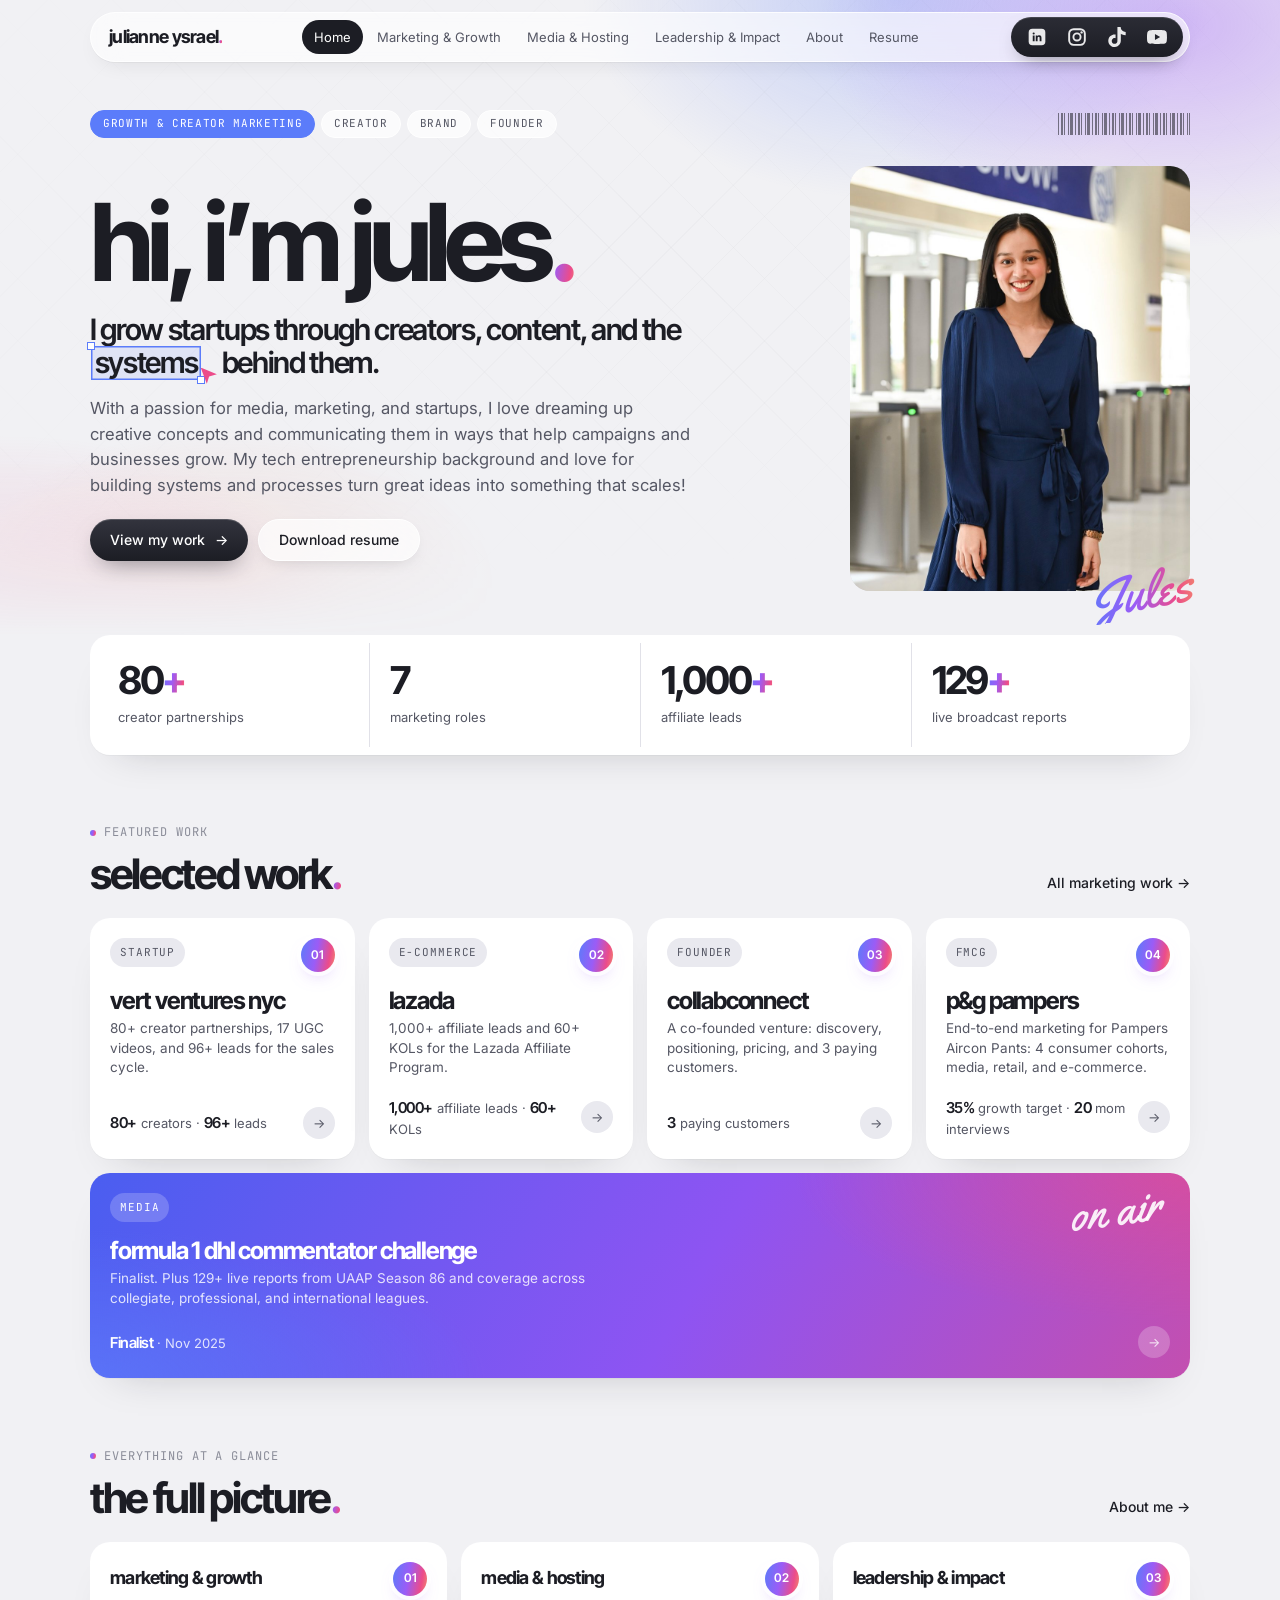
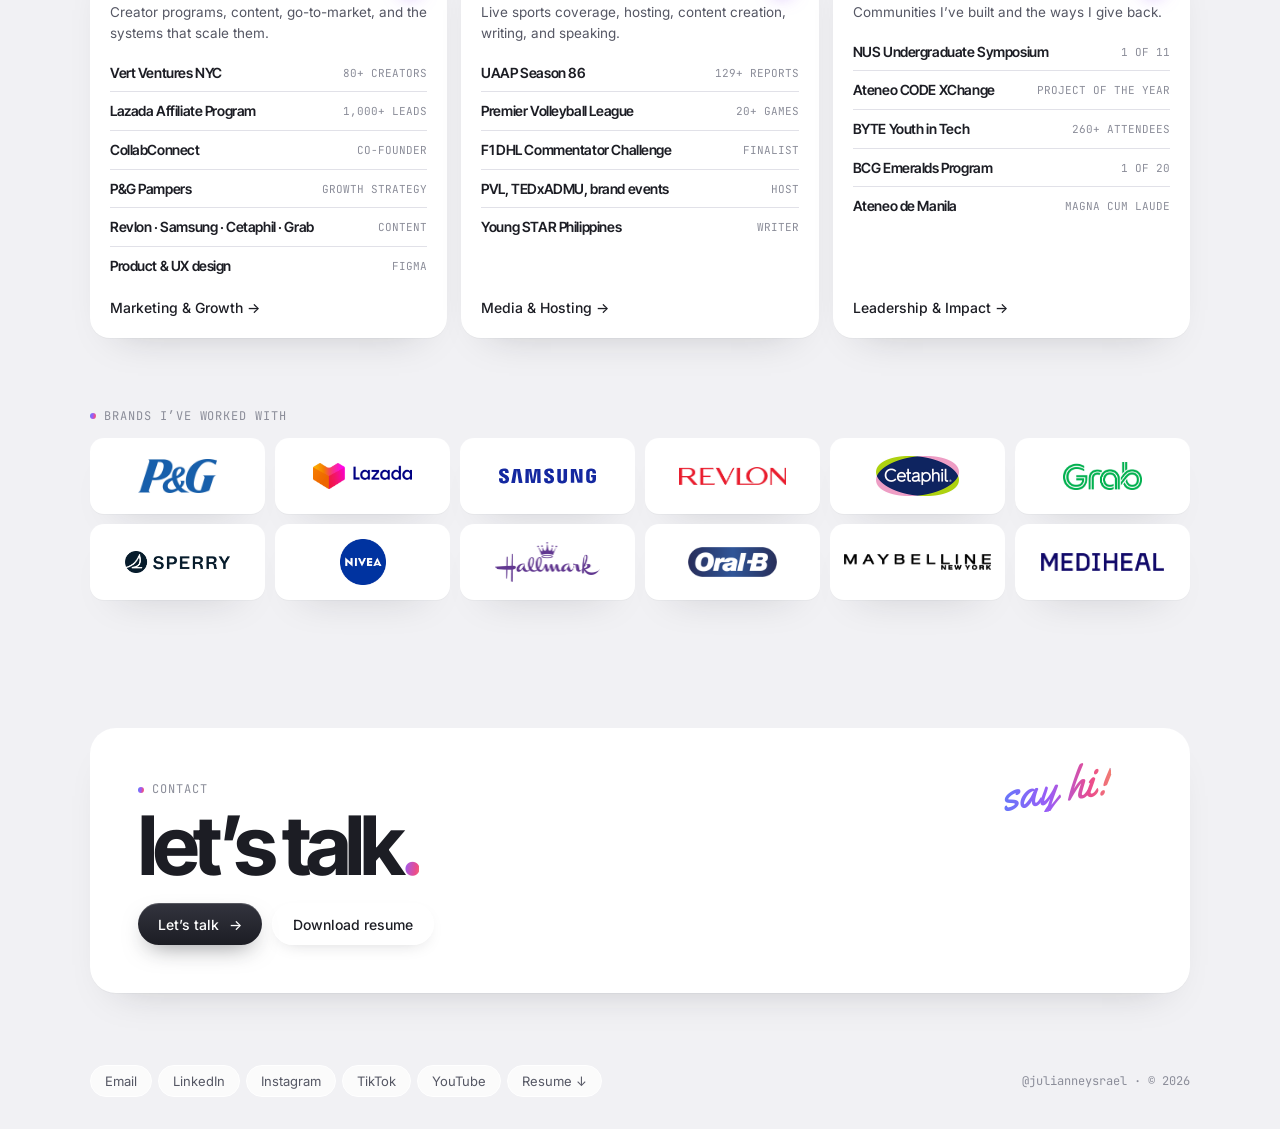
<file: index.html>
<!doctype html>
<html lang="en">
<head>
  <meta charset="utf-8">
  <meta name="viewport" content="width=device-width, initial-scale=1">
  <title>Jules Ysrael</title>
  <meta name="description" content="I grow startups through creators, content, and the systems behind them.">
  <meta property="og:title" content="Jules Ysrael">
  <meta property="og:description" content="I grow startups through creators, content, and the systems behind them.">
  <meta name="theme-color" content="#f1f1f4">
  <link rel="preconnect" href="https://fonts.googleapis.com">
  <link rel="preconnect" href="https://fonts.gstatic.com" crossorigin>
  <link href="https://fonts.googleapis.com/css2?family=Inter:wght@400;500;600&family=Inter+Tight:wght@500;600;700&family=JetBrains+Mono:wght@400;500&family=Yellowtail&family=Instrument+Serif:ital@0;1&display=swap" rel="stylesheet">
  <link rel="stylesheet" href="assets/styles.css">
</head>
<body>
  <header class="site-header">
    <div class="wrap">
      <div class="bar">
        <a class="logo" href="index.html">julianne ysrael<span>.</span></a>

        <nav class="nav" id="nav">
          <a href="index.html" aria-current="page">Home</a>
          <a href="marketing.html">Marketing &amp; Growth</a>
          <a href="media.html">Media &amp; Hosting</a>
          <a href="leadership.html">Leadership &amp; Impact</a>
          <a href="about.html">About</a>
          <a href="assets/Jules-Ysrael-Resume.pdf" download>Resume</a>
          <div class="socials nav-socials" aria-label="Social media">
          <a href="https://www.linkedin.com/in/julianne-ysrael-a098501b9/" target="_blank" rel="noopener" aria-label="LinkedIn" title="LinkedIn"><svg viewBox="0 0 24 24" width="20" height="20" aria-hidden="true"><rect x="2" y="2" width="20" height="20" rx="4.5" fill="currentColor"/><g class="cut" transform="translate(4.7 4.5) scale(.62)"><path d="M20.447 20.452h-3.554v-5.569c0-1.328-.027-3.037-1.852-3.037-1.853 0-2.136 1.445-2.136 2.939v5.667H9.351V9h3.414v1.561h.046c.477-.9 1.637-1.85 3.37-1.85 3.601 0 4.267 2.37 4.267 5.455v6.286zM5.337 7.433a2.064 2.064 0 1 1 0-4.128 2.064 2.064 0 0 1 0 4.128zM7.119 20.452H3.555V9h3.564v11.452z"/></g></svg></a>
          <a href="https://www.instagram.com/julianneysrael/" target="_blank" rel="noopener" aria-label="Instagram" title="Instagram"><svg viewBox="0 0 24 24" width="20" height="20" aria-hidden="true"><rect x="2.6" y="2.6" width="18.8" height="18.8" rx="5.4" fill="none" stroke="currentColor" stroke-width="2.3"/><circle cx="12" cy="12" r="4.3" fill="none" stroke="currentColor" stroke-width="2.3"/><circle cx="17.5" cy="6.5" r="1.4" fill="currentColor"/></svg></a>
          <a href="https://www.tiktok.com/@julianneysrael" target="_blank" rel="noopener" aria-label="TikTok" title="TikTok"><svg viewBox="0 0 24 24" width="20" height="20" aria-hidden="true"><path fill="currentColor" d="M12.525.02c1.31-.02 2.61-.01 3.91-.02.08 1.53.63 3.09 1.75 4.17 1.12 1.11 2.7 1.62 4.24 1.79v4.03c-1.44-.05-2.89-.35-4.2-.97-.57-.26-1.1-.59-1.62-.93-.01 2.92.01 5.84-.02 8.75-.08 1.4-.54 2.79-1.35 3.94-1.31 1.92-3.58 3.17-5.91 3.21-1.43.08-2.86-.31-4.08-1.03-2.02-1.19-3.44-3.37-3.65-5.71-.02-.5-.03-1-.01-1.49.18-1.9 1.12-3.72 2.58-4.96 1.66-1.44 3.98-2.13 6.15-1.72.02 1.48-.04 2.96-.04 4.44-.99-.32-2.15-.23-3.02.37-.63.41-1.11 1.04-1.36 1.75-.21.51-.15 1.07-.14 1.61.24 1.64 1.82 3.02 3.5 2.87 1.12-.01 2.19-.66 2.77-1.61.19-.33.4-.67.41-1.06.1-1.79.06-3.57.07-5.36.01-4.03-.01-8.05.02-12.07z"/></svg></a>
          <a href="https://www.youtube.com/c/julesysrael" target="_blank" rel="noopener" aria-label="YouTube" title="YouTube"><svg viewBox="0 0 24 24" width="20" height="20" aria-hidden="true"><path fill="currentColor" fill-rule="evenodd" d="M23.498 6.186a3.016 3.016 0 0 0-2.122-2.136C19.505 3.545 12 3.545 12 3.545s-7.505 0-9.377.505A3.017 3.017 0 0 0 .502 6.186C0 8.07 0 12 0 12s0 3.93.502 5.814a3.016 3.016 0 0 0 2.122 2.136c1.871.505 9.376.505 9.376.505s7.505 0 9.377-.505a3.015 3.015 0 0 0 2.122-2.136C24 15.93 24 12 24 12s0-3.93-.502-5.814zM9.545 15.568V8.432L15.818 12l-6.273 3.568z"/></svg></a>
          </div>
        </nav>
        <div class="bar-end">
          <div class="socials" aria-label="Social media">
          <a href="https://www.linkedin.com/in/julianne-ysrael-a098501b9/" target="_blank" rel="noopener" aria-label="LinkedIn" title="LinkedIn"><svg viewBox="0 0 24 24" width="20" height="20" aria-hidden="true"><rect x="2" y="2" width="20" height="20" rx="4.5" fill="currentColor"/><g class="cut" transform="translate(4.7 4.5) scale(.62)"><path d="M20.447 20.452h-3.554v-5.569c0-1.328-.027-3.037-1.852-3.037-1.853 0-2.136 1.445-2.136 2.939v5.667H9.351V9h3.414v1.561h.046c.477-.9 1.637-1.85 3.37-1.85 3.601 0 4.267 2.37 4.267 5.455v6.286zM5.337 7.433a2.064 2.064 0 1 1 0-4.128 2.064 2.064 0 0 1 0 4.128zM7.119 20.452H3.555V9h3.564v11.452z"/></g></svg></a>
          <a href="https://www.instagram.com/julianneysrael/" target="_blank" rel="noopener" aria-label="Instagram" title="Instagram"><svg viewBox="0 0 24 24" width="20" height="20" aria-hidden="true"><rect x="2.6" y="2.6" width="18.8" height="18.8" rx="5.4" fill="none" stroke="currentColor" stroke-width="2.3"/><circle cx="12" cy="12" r="4.3" fill="none" stroke="currentColor" stroke-width="2.3"/><circle cx="17.5" cy="6.5" r="1.4" fill="currentColor"/></svg></a>
          <a href="https://www.tiktok.com/@julianneysrael" target="_blank" rel="noopener" aria-label="TikTok" title="TikTok"><svg viewBox="0 0 24 24" width="20" height="20" aria-hidden="true"><path fill="currentColor" d="M12.525.02c1.31-.02 2.61-.01 3.91-.02.08 1.53.63 3.09 1.75 4.17 1.12 1.11 2.7 1.62 4.24 1.79v4.03c-1.44-.05-2.89-.35-4.2-.97-.57-.26-1.1-.59-1.62-.93-.01 2.92.01 5.84-.02 8.75-.08 1.4-.54 2.79-1.35 3.94-1.31 1.92-3.58 3.17-5.91 3.21-1.43.08-2.86-.31-4.08-1.03-2.02-1.19-3.44-3.37-3.65-5.71-.02-.5-.03-1-.01-1.49.18-1.9 1.12-3.72 2.58-4.96 1.66-1.44 3.98-2.13 6.15-1.72.02 1.48-.04 2.96-.04 4.44-.99-.32-2.15-.23-3.02.37-.63.41-1.11 1.04-1.36 1.75-.21.51-.15 1.07-.14 1.61.24 1.64 1.82 3.02 3.5 2.87 1.12-.01 2.19-.66 2.77-1.61.19-.33.4-.67.41-1.06.1-1.79.06-3.57.07-5.36.01-4.03-.01-8.05.02-12.07z"/></svg></a>
          <a href="https://www.youtube.com/c/julesysrael" target="_blank" rel="noopener" aria-label="YouTube" title="YouTube"><svg viewBox="0 0 24 24" width="20" height="20" aria-hidden="true"><path fill="currentColor" fill-rule="evenodd" d="M23.498 6.186a3.016 3.016 0 0 0-2.122-2.136C19.505 3.545 12 3.545 12 3.545s-7.505 0-9.377.505A3.017 3.017 0 0 0 .502 6.186C0 8.07 0 12 0 12s0 3.93.502 5.814a3.016 3.016 0 0 0 2.122 2.136c1.871.505 9.376.505 9.376.505s7.505 0 9.377-.505a3.015 3.015 0 0 0 2.122-2.136C24 15.93 24 12 24 12s0-3.93-.502-5.814zM9.545 15.568V8.432L15.818 12l-6.273 3.568z"/></svg></a>
          </div>
          <button class="nav-toggle" aria-expanded="false" aria-controls="nav">Menu</button>
        </div>
      </div>
    </div>
  </header>

  <main>
    <section class="hero">
      <div class="ambient" aria-hidden="true"></div>
      <div class="wrap">
        <div class="hero-top reveal">
          <div class="pills"><span class="pill blue">Growth &amp; Creator Marketing</span><span class="pill">Creator</span><span class="pill">Brand</span><span class="pill">Founder</span></div>
          <span class="barcode" aria-hidden="true"></span>
        </div>
        <div class="hero-main reveal">
          <div class="hero-copy">
            <p class="display">hi, i&rsquo;m jules<span class="dot">.</span></p>
            <h1>I grow startups through creators, content, and the <span class="select">systems</span><span class="cursor" aria-hidden="true"></span> behind them.</h1>
            <p class="lede">With a passion for media, marketing, and startups, I love dreaming up creative concepts and communicating them in ways that help campaigns and businesses grow. My tech entrepreneurship background and love for building systems and processes turn great ideas into something that scales!</p>
            <div class="btns">
              <a class="btn btn-primary" href="#work">View my work <span class="arrow">&rarr;</span></a>
              <a class="btn btn-ghost" href="assets/Jules-Ysrael-Resume.pdf" download>Download resume</a>
            </div>
          </div>
          <div class="hero-photo">
            <div class="frame"><img src="assets/img/headshot.jpg" alt="Jules Ysrael smiling, wearing a navy wrap dress" width="900" height="1352"></div>
            <span class="script sig" aria-hidden="true">Jules</span>
          </div>
        </div>
      </div>
    </section>

    <section aria-label="Highlights">
      <div class="wrap">
        <div class="proof card reveal">
          <div><strong>80<i>+</i></strong><span>creator partnerships</span></div>
          <div><strong>7</strong><span>marketing roles</span></div>
          <div><strong>1,000<i>+</i></strong><span>affiliate leads</span></div>
          <div><strong>129<i>+</i></strong><span>live broadcast reports</span></div>
        </div>
      </div>
    </section>

    <section class="section" id="work">
      <div class="wrap">
        <div class="section-head reveal">
          <div><span class="eyebrow">Featured work</span><h2 class="display h-section">selected work<span class="dot">.</span></h2></div>
          <a class="link-arrow" href="marketing.html">All marketing work &rarr;</a>
        </div>
        <div class="work-grid">
          <a class="work-card card reveal" href="work/vert.html">
            <div>
              <div class="top"><span class="tag">Startup</span><span class="badge">01</span></div>
              <h3>vert ventures nyc</h3>
              <p>80+ creator partnerships, 17 UGC videos, and 96+ leads for the sales cycle.</p>
            </div>
            <div class="metric"><span><b>80+</b> creators &middot; <b>96+</b> leads</span><span class="go" aria-hidden="true">&rarr;</span></div>
          </a>
          <a class="work-card card reveal" href="work/lazada.html">
            <div>
              <div class="top"><span class="tag">E-commerce</span><span class="badge">02</span></div>
              <h3>lazada</h3>
              <p>1,000+ affiliate leads and 60+ KOLs for the Lazada Affiliate Program.</p>
            </div>
            <div class="metric"><span><b>1,000+</b> affiliate leads &middot; <b>60+</b> KOLs</span><span class="go" aria-hidden="true">&rarr;</span></div>
          </a>
          <a class="work-card card reveal" href="work/collabconnect.html">
            <div>
              <div class="top"><span class="tag">Founder</span><span class="badge">03</span></div>
              <h3>collabconnect</h3>
              <p>A co-founded venture: discovery, positioning, pricing, and 3 paying customers.</p>
            </div>
            <div class="metric"><span><b>3</b> paying customers</span><span class="go" aria-hidden="true">&rarr;</span></div>
          </a>
          <a class="work-card card reveal" href="work/pampers.html">
            <div>
              <div class="top"><span class="tag">FMCG</span><span class="badge">04</span></div>
              <h3>p&amp;g pampers</h3>
              <p>End-to-end marketing for Pampers Aircon Pants: 4 consumer cohorts, media, retail, and e-commerce.</p>
            </div>
            <div class="metric"><span><b>35%</b> growth target &middot; <b>20</b> mom interviews</span><span class="go" aria-hidden="true">&rarr;</span></div>
          </a>
          <a class="work-card card feature reveal" href="media.html">
            <span class="script" aria-hidden="true">on air</span>
            <div>
              <div class="top"><span class="tag">Media</span></div>
              <h3>formula 1 dhl commentator challenge</h3>
              <p>Finalist. Plus 129+ live reports from UAAP Season 86 and coverage across collegiate, professional, and international leagues.</p>
            </div>
            <div class="metric"><span><b>Finalist</b> &middot; Nov 2025</span><span class="go" aria-hidden="true">&rarr;</span></div>
          </a>
        </div>
      </div>
    </section>

    <section class="section" style="padding-top:0">
      <div class="wrap">
        <div class="section-head reveal">
          <div><span class="eyebrow">Everything at a glance</span><h2 class="display h-section">the full picture<span class="dot">.</span></h2></div>
          <a class="link-arrow" href="about.html">About me &rarr;</a>
        </div>
        <div class="overview">
          <div class="block card reveal">
            <div class="h-row"><h3>marketing &amp; growth</h3><span class="badge">01</span></div>
            <p>Creator programs, content, go-to-market, and the systems that scale them.</p>
            <ul class="item-list">
              <li><b>Vert Ventures NYC</b><span class="meta">80+ CREATORS</span></li>
              <li><b>Lazada Affiliate Program</b><span class="meta">1,000+ LEADS</span></li>
              <li><b>CollabConnect</b><span class="meta">CO-FOUNDER</span></li>
              <li><b>P&amp;G Pampers</b><span class="meta">GROWTH STRATEGY</span></li>
              <li><b>Revlon &middot; Samsung &middot; Cetaphil &middot; Grab</b><span class="meta">CONTENT</span></li>
              <li><b>Product &amp; UX design</b><span class="meta">FIGMA</span></li>
            </ul>
            <a class="link-arrow more" href="marketing.html">Marketing &amp; Growth &rarr;</a>
          </div>
          <div class="block card reveal">
            <div class="h-row"><h3>media &amp; hosting</h3><span class="badge">02</span></div>
            <p>Live sports coverage, hosting, content creation, writing, and speaking.</p>
            <ul class="item-list">
              <li><b>UAAP Season 86</b><span class="meta">129+ REPORTS</span></li>
              <li><b>Premier Volleyball League</b><span class="meta">20+ GAMES</span></li>
              <li><b>F1 DHL Commentator Challenge</b><span class="meta">FINALIST</span></li>
              <li><b>PVL, TEDxADMU, brand events</b><span class="meta">HOST</span></li>
              <li><b>Young STAR Philippines</b><span class="meta">WRITER</span></li>
            </ul>
            <a class="link-arrow more" href="media.html">Media &amp; Hosting &rarr;</a>
          </div>
          <div class="block card reveal">
            <div class="h-row"><h3>leadership &amp; impact</h3><span class="badge">03</span></div>
            <p>Communities I&rsquo;ve built and the ways I give back.</p>
            <ul class="item-list">
              <li><b>NUS Undergraduate Symposium</b><span class="meta">1 OF 11</span></li>
              <li><b>Ateneo CODE XChange</b><span class="meta">PROJECT OF THE YEAR</span></li>
              <li><b>BYTE Youth in Tech</b><span class="meta">260+ ATTENDEES</span></li>
              <li><b>BCG Emeralds Program</b><span class="meta">1 OF 20</span></li>
              <li><b>Ateneo de Manila</b><span class="meta">MAGNA CUM LAUDE</span></li>
            </ul>
            <a class="link-arrow more" href="leadership.html">Leadership &amp; Impact &rarr;</a>
          </div>
        </div>
      </div>
    </section>

    <section class="section" style="padding-top:0">
      <div class="wrap">
        <span class="eyebrow reveal">Brands I&rsquo;ve worked with</span>
        <ul class="brand-grid reveal">
          <li class="brand card brand-pg"><img src="assets/img/logos/pg.png" alt="P&amp;G"></li>
          <li class="brand card brand-lazada"><img src="assets/img/logos/lazada.png" alt="Lazada"></li>
          <li class="brand card brand-samsung"><img src="assets/img/logos/samsung.svg" alt="Samsung"></li>
          <li class="brand card brand-revlon"><img src="assets/img/logos/revlon.png" alt="Revlon"></li>
          <li class="brand card brand-cetaphil"><img src="assets/img/logos/cetaphil.png" alt="Cetaphil"></li>
          <li class="brand card brand-grab"><img src="assets/img/logos/grab.png" alt="Grab"></li>
          <li class="brand card brand-sperry"><img src="assets/img/logos/sperry.png" alt="Sperry"></li>
          <li class="brand card brand-nivea"><img src="assets/img/logos/nivea.png" alt="Nivea"></li>
          <li class="brand card brand-hallmark"><img src="assets/img/logos/hallmark.png" alt="Hallmark"></li>
          <li class="brand card brand-oralb"><img src="assets/img/logos/oralb.png" alt="Oral-B"></li>
          <li class="brand card brand-maybelline"><img src="assets/img/logos/maybelline.png" alt="Maybelline"></li>
          <li class="brand card brand-mediheal"><img src="assets/img/logos/mediheal.png" alt="Mediheal"></li>
        </ul>
      </div>
    </section>

    <section class="section">
      <div class="wrap">
        <div class="cta-card card reveal">
          <div class="ambient" aria-hidden="true"></div>
          <span class="script sig" aria-hidden="true">say hi!</span>
          <span class="eyebrow">Contact</span>
          <p class="display">let&rsquo;s talk<span class="dot">.</span></p>
          <div class="btns">
            <a class="btn btn-primary" href="mailto:ysraejulianne@gmail.com">Let&rsquo;s talk <span class="arrow">&rarr;</span></a>
            <a class="btn btn-ghost" href="assets/Jules-Ysrael-Resume.pdf" download>Download resume</a>
          </div>
        </div>
      </div>
    </section>
  </main>

  <footer class="site-footer">
    <div class="wrap">
      <ul>
        <li><a href="mailto:ysraejulianne@gmail.com">Email</a></li>
        <li><a href="https://www.linkedin.com/in/julianne-ysrael-a098501b9/" target="_blank" rel="noopener">LinkedIn</a></li>
        <li><a href="https://www.instagram.com/julianneysrael/" target="_blank" rel="noopener">Instagram</a></li>
        <li><a href="https://www.tiktok.com/@julianneysrael" target="_blank" rel="noopener">TikTok</a></li>
        <li><a href="https://www.youtube.com/c/julesysrael" target="_blank" rel="noopener">YouTube</a></li>
        <li><a href="assets/Jules-Ysrael-Resume.pdf" download>Resume &darr;</a></li>
      </ul>
      <span class="muted">@julianneysrael &middot; &copy; <span id="year">2026</span></span>
    </div>
  </footer>
  <script src="assets/main.js"></script>
</body>
</html>
</file>
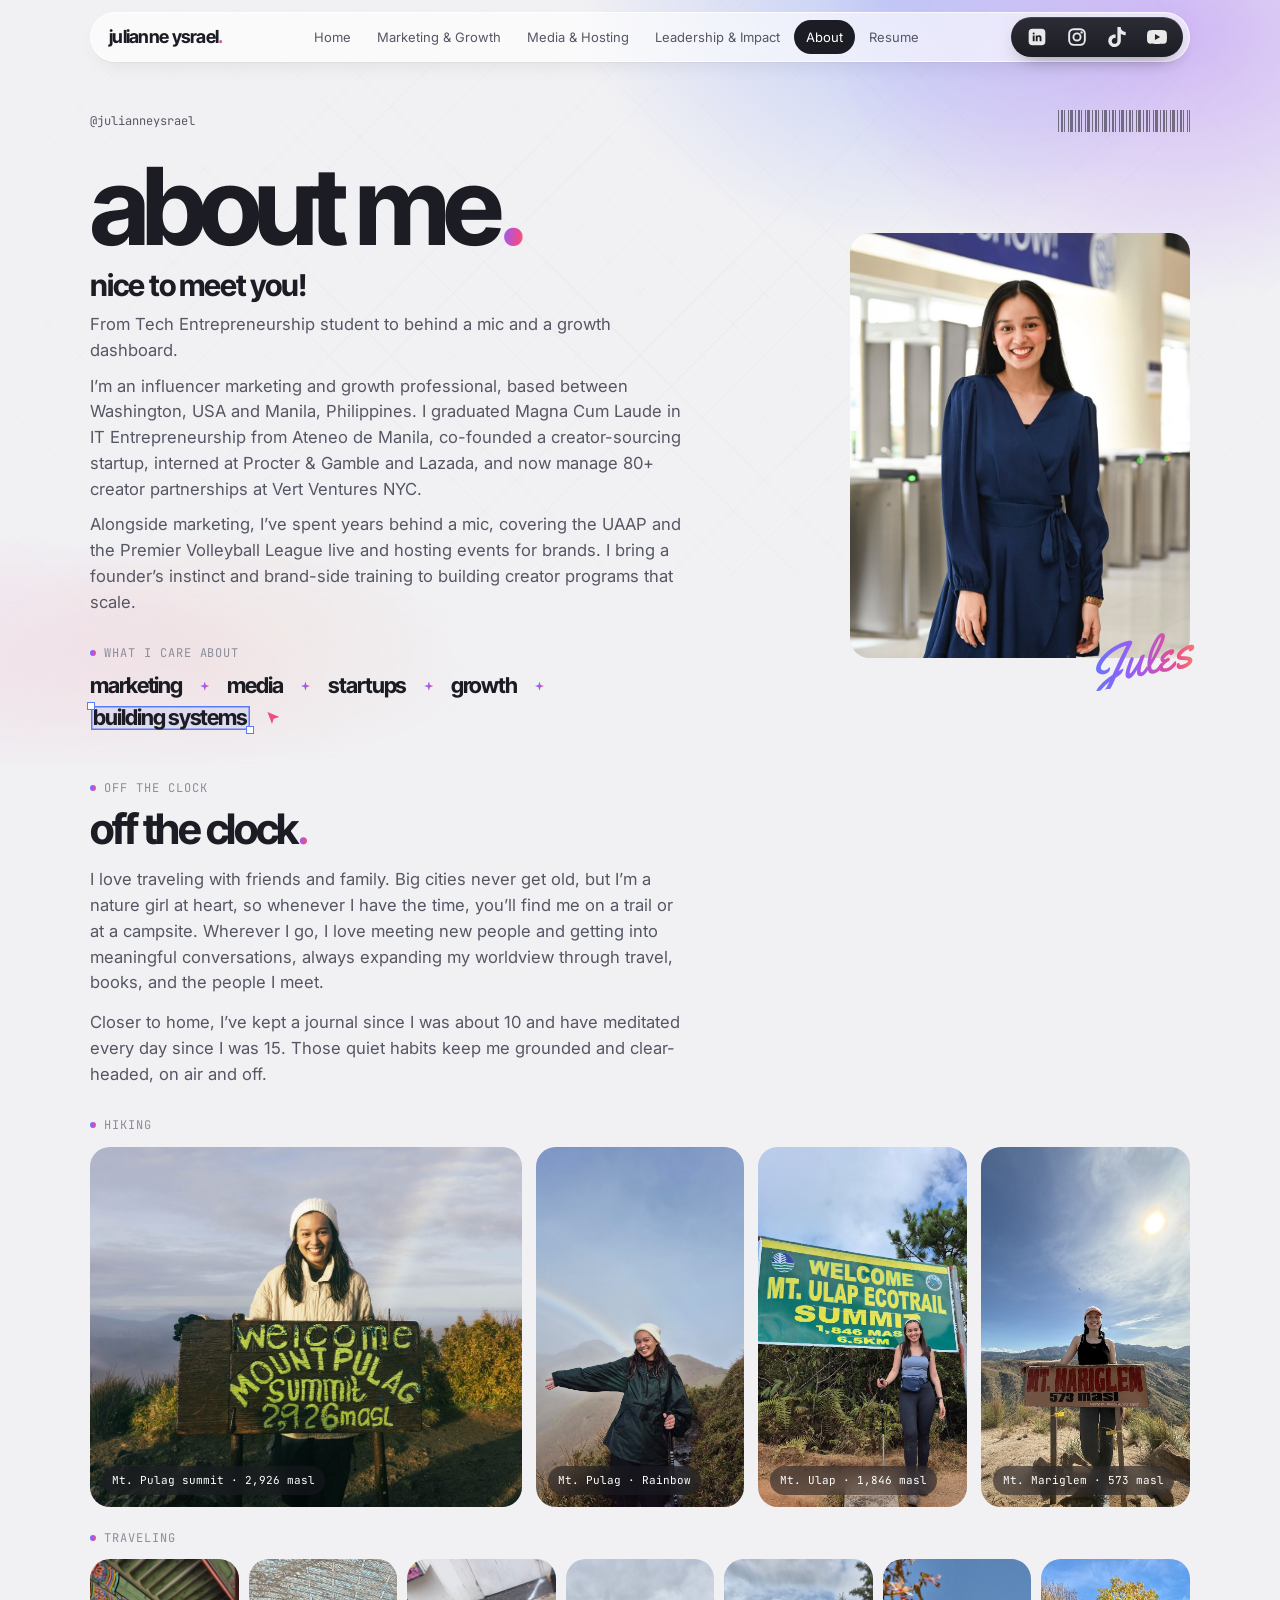
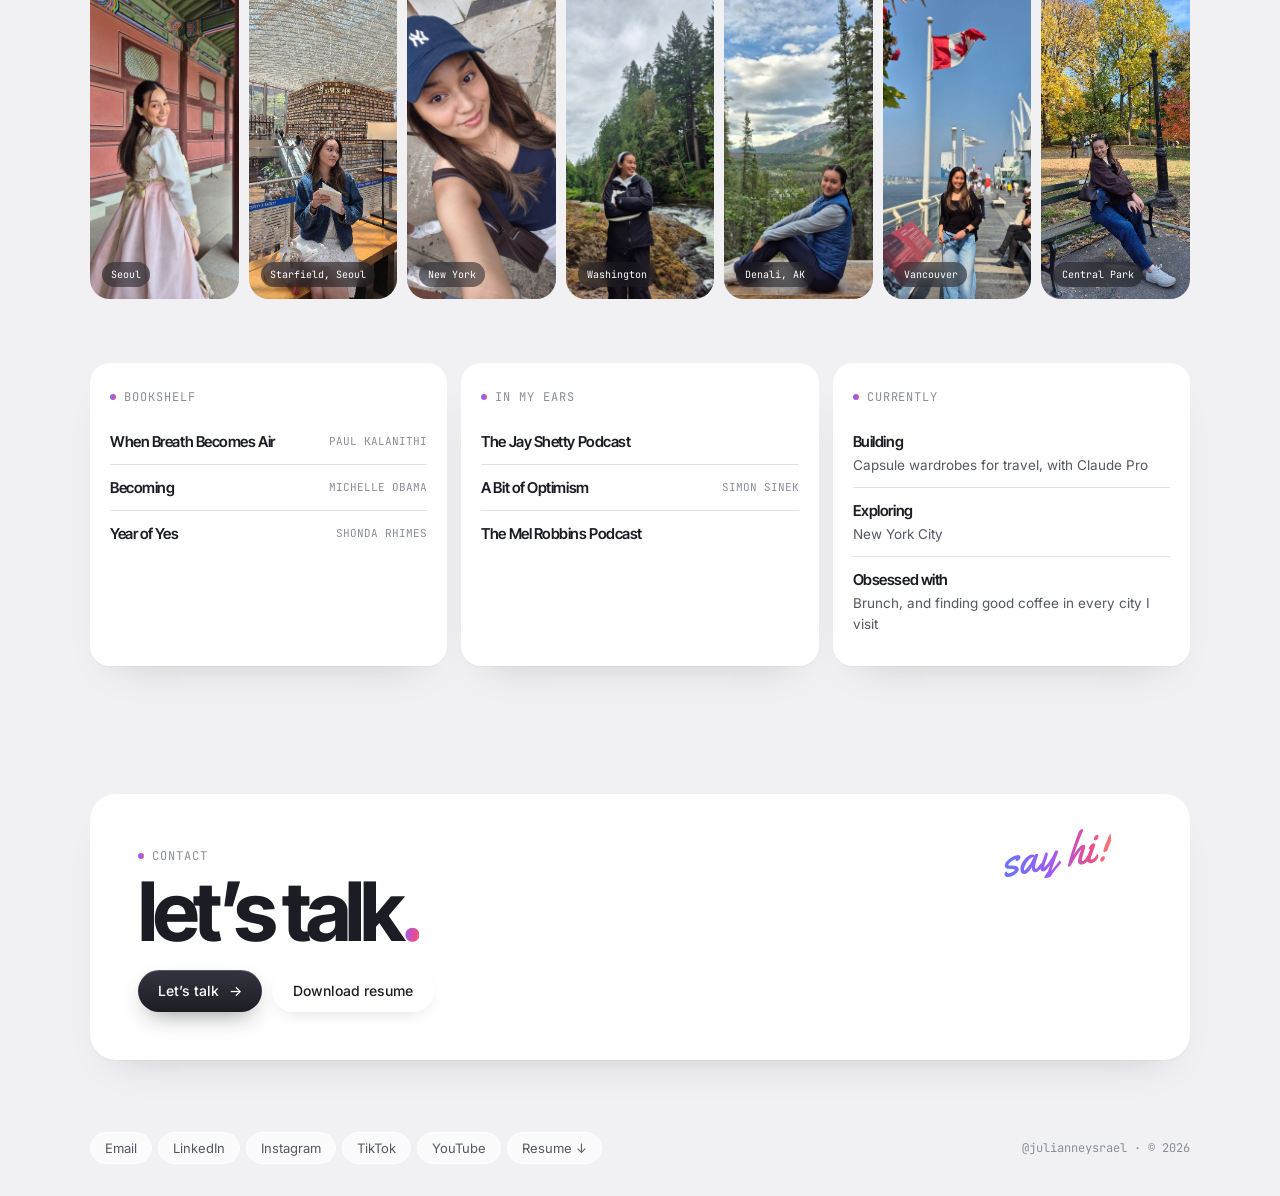
<file: about.html>
<!doctype html>
<html lang="en">
<head>
  <meta charset="utf-8">
  <meta name="viewport" content="width=device-width, initial-scale=1">
  <title>About | Jules Ysrael</title>
  <meta name="description" content="My story, what I care about, and what I'm into right now.">
  <meta property="og:title" content="About | Jules Ysrael">
  <meta property="og:description" content="My story, what I care about, and what I'm into right now.">
  <meta name="theme-color" content="#f1f1f4">
  <link rel="preconnect" href="https://fonts.googleapis.com">
  <link rel="preconnect" href="https://fonts.gstatic.com" crossorigin>
  <link href="https://fonts.googleapis.com/css2?family=Inter:wght@400;500;600&family=Inter+Tight:wght@500;600;700&family=JetBrains+Mono:wght@400;500&family=Yellowtail&family=Instrument+Serif:ital@0;1&display=swap" rel="stylesheet">
  <link rel="stylesheet" href="assets/styles.css">
</head>
<body>
  <header class="site-header">
    <div class="wrap">
      <div class="bar">
        <a class="logo" href="index.html">julianne ysrael<span>.</span></a>

        <nav class="nav" id="nav">
          <a href="index.html">Home</a>
          <a href="marketing.html">Marketing &amp; Growth</a>
          <a href="media.html">Media &amp; Hosting</a>
          <a href="leadership.html">Leadership &amp; Impact</a>
          <a href="about.html" aria-current="page">About</a>
          <a href="assets/Jules-Ysrael-Resume.pdf" download>Resume</a>
          <div class="socials nav-socials" aria-label="Social media">
          <a href="https://www.linkedin.com/in/julianne-ysrael-a098501b9/" target="_blank" rel="noopener" aria-label="LinkedIn" title="LinkedIn"><svg viewBox="0 0 24 24" width="20" height="20" aria-hidden="true"><rect x="2" y="2" width="20" height="20" rx="4.5" fill="currentColor"/><g class="cut" transform="translate(4.7 4.5) scale(.62)"><path d="M20.447 20.452h-3.554v-5.569c0-1.328-.027-3.037-1.852-3.037-1.853 0-2.136 1.445-2.136 2.939v5.667H9.351V9h3.414v1.561h.046c.477-.9 1.637-1.85 3.37-1.85 3.601 0 4.267 2.37 4.267 5.455v6.286zM5.337 7.433a2.064 2.064 0 1 1 0-4.128 2.064 2.064 0 0 1 0 4.128zM7.119 20.452H3.555V9h3.564v11.452z"/></g></svg></a>
          <a href="https://www.instagram.com/julianneysrael/" target="_blank" rel="noopener" aria-label="Instagram" title="Instagram"><svg viewBox="0 0 24 24" width="20" height="20" aria-hidden="true"><rect x="2.6" y="2.6" width="18.8" height="18.8" rx="5.4" fill="none" stroke="currentColor" stroke-width="2.3"/><circle cx="12" cy="12" r="4.3" fill="none" stroke="currentColor" stroke-width="2.3"/><circle cx="17.5" cy="6.5" r="1.4" fill="currentColor"/></svg></a>
          <a href="https://www.tiktok.com/@julianneysrael" target="_blank" rel="noopener" aria-label="TikTok" title="TikTok"><svg viewBox="0 0 24 24" width="20" height="20" aria-hidden="true"><path fill="currentColor" d="M12.525.02c1.31-.02 2.61-.01 3.91-.02.08 1.53.63 3.09 1.75 4.17 1.12 1.11 2.7 1.62 4.24 1.79v4.03c-1.44-.05-2.89-.35-4.2-.97-.57-.26-1.1-.59-1.62-.93-.01 2.92.01 5.84-.02 8.75-.08 1.4-.54 2.79-1.35 3.94-1.31 1.92-3.58 3.17-5.91 3.21-1.43.08-2.86-.31-4.08-1.03-2.02-1.19-3.44-3.37-3.65-5.71-.02-.5-.03-1-.01-1.49.18-1.9 1.12-3.72 2.58-4.96 1.66-1.44 3.98-2.13 6.15-1.72.02 1.48-.04 2.96-.04 4.44-.99-.32-2.15-.23-3.02.37-.63.41-1.11 1.04-1.36 1.75-.21.51-.15 1.07-.14 1.61.24 1.64 1.82 3.02 3.5 2.87 1.12-.01 2.19-.66 2.77-1.61.19-.33.4-.67.41-1.06.1-1.79.06-3.57.07-5.36.01-4.03-.01-8.05.02-12.07z"/></svg></a>
          <a href="https://www.youtube.com/c/julesysrael" target="_blank" rel="noopener" aria-label="YouTube" title="YouTube"><svg viewBox="0 0 24 24" width="20" height="20" aria-hidden="true"><path fill="currentColor" fill-rule="evenodd" d="M23.498 6.186a3.016 3.016 0 0 0-2.122-2.136C19.505 3.545 12 3.545 12 3.545s-7.505 0-9.377.505A3.017 3.017 0 0 0 .502 6.186C0 8.07 0 12 0 12s0 3.93.502 5.814a3.016 3.016 0 0 0 2.122 2.136c1.871.505 9.376.505 9.376.505s7.505 0 9.377-.505a3.015 3.015 0 0 0 2.122-2.136C24 15.93 24 12 24 12s0-3.93-.502-5.814zM9.545 15.568V8.432L15.818 12l-6.273 3.568z"/></svg></a>
          </div>
        </nav>
        <div class="bar-end">
          <div class="socials" aria-label="Social media">
          <a href="https://www.linkedin.com/in/julianne-ysrael-a098501b9/" target="_blank" rel="noopener" aria-label="LinkedIn" title="LinkedIn"><svg viewBox="0 0 24 24" width="20" height="20" aria-hidden="true"><rect x="2" y="2" width="20" height="20" rx="4.5" fill="currentColor"/><g class="cut" transform="translate(4.7 4.5) scale(.62)"><path d="M20.447 20.452h-3.554v-5.569c0-1.328-.027-3.037-1.852-3.037-1.853 0-2.136 1.445-2.136 2.939v5.667H9.351V9h3.414v1.561h.046c.477-.9 1.637-1.85 3.37-1.85 3.601 0 4.267 2.37 4.267 5.455v6.286zM5.337 7.433a2.064 2.064 0 1 1 0-4.128 2.064 2.064 0 0 1 0 4.128zM7.119 20.452H3.555V9h3.564v11.452z"/></g></svg></a>
          <a href="https://www.instagram.com/julianneysrael/" target="_blank" rel="noopener" aria-label="Instagram" title="Instagram"><svg viewBox="0 0 24 24" width="20" height="20" aria-hidden="true"><rect x="2.6" y="2.6" width="18.8" height="18.8" rx="5.4" fill="none" stroke="currentColor" stroke-width="2.3"/><circle cx="12" cy="12" r="4.3" fill="none" stroke="currentColor" stroke-width="2.3"/><circle cx="17.5" cy="6.5" r="1.4" fill="currentColor"/></svg></a>
          <a href="https://www.tiktok.com/@julianneysrael" target="_blank" rel="noopener" aria-label="TikTok" title="TikTok"><svg viewBox="0 0 24 24" width="20" height="20" aria-hidden="true"><path fill="currentColor" d="M12.525.02c1.31-.02 2.61-.01 3.91-.02.08 1.53.63 3.09 1.75 4.17 1.12 1.11 2.7 1.62 4.24 1.79v4.03c-1.44-.05-2.89-.35-4.2-.97-.57-.26-1.1-.59-1.62-.93-.01 2.92.01 5.84-.02 8.75-.08 1.4-.54 2.79-1.35 3.94-1.31 1.92-3.58 3.17-5.91 3.21-1.43.08-2.86-.31-4.08-1.03-2.02-1.19-3.44-3.37-3.65-5.71-.02-.5-.03-1-.01-1.49.18-1.9 1.12-3.72 2.58-4.96 1.66-1.44 3.98-2.13 6.15-1.72.02 1.48-.04 2.96-.04 4.44-.99-.32-2.15-.23-3.02.37-.63.41-1.11 1.04-1.36 1.75-.21.51-.15 1.07-.14 1.61.24 1.64 1.82 3.02 3.5 2.87 1.12-.01 2.19-.66 2.77-1.61.19-.33.4-.67.41-1.06.1-1.79.06-3.57.07-5.36.01-4.03-.01-8.05.02-12.07z"/></svg></a>
          <a href="https://www.youtube.com/c/julesysrael" target="_blank" rel="noopener" aria-label="YouTube" title="YouTube"><svg viewBox="0 0 24 24" width="20" height="20" aria-hidden="true"><path fill="currentColor" fill-rule="evenodd" d="M23.498 6.186a3.016 3.016 0 0 0-2.122-2.136C19.505 3.545 12 3.545 12 3.545s-7.505 0-9.377.505A3.017 3.017 0 0 0 .502 6.186C0 8.07 0 12 0 12s0 3.93.502 5.814a3.016 3.016 0 0 0 2.122 2.136c1.871.505 9.376.505 9.376.505s7.505 0 9.377-.505a3.015 3.015 0 0 0 2.122-2.136C24 15.93 24 12 24 12s0-3.93-.502-5.814zM9.545 15.568V8.432L15.818 12l-6.273 3.568z"/></svg></a>
          </div>
          <button class="nav-toggle" aria-expanded="false" aria-controls="nav">Menu</button>
        </div>
      </div>
    </div>
  </header>

  <main>
    <section class="hero">
      <div class="ambient" aria-hidden="true"></div>
      <div class="wrap">
        <div class="hero-top reveal">
          <span>@julianneysrael</span>
          <span class="barcode" aria-hidden="true"></span>
        </div>
        <div class="hero-main reveal">
          <div class="hero-copy">
            <h1 class="display">about me<span class="dot">.</span></h1>
            <h2 class="h-sub" style="margin:18px 0 10px">nice to meet you!</h2>
            <p class="lede" style="margin-bottom:10px">From Tech Entrepreneurship student to behind a mic and a growth dashboard.</p>
            <p class="lede" style="margin-bottom:10px">I&rsquo;m an influencer marketing and growth professional, based between Washington, USA and Manila, Philippines. I graduated Magna Cum Laude in IT Entrepreneurship from Ateneo de Manila, co-founded a creator-sourcing startup, interned at Procter &amp; Gamble and Lazada, and now manage 80+ creator partnerships at Vert Ventures NYC.</p>
            <p class="lede">Alongside marketing, I&rsquo;ve spent years behind a mic, covering the UAAP and the Premier Volleyball League live and hosting events for brands. I bring a founder&rsquo;s instinct and brand-side training to building creator programs that scale.</p>
            <span class="eyebrow" style="margin-top:8px">What I care about</span>
            <div class="logos" style="font-size:clamp(17px,1.7vw,22px)">
              <span>marketing</span><i class="spark"></i><span>media</span><i class="spark"></i><span>startups</span><i class="spark"></i><span>growth</span><i class="spark"></i><span class="select">building systems</span><span class="cursor" aria-hidden="true"></span>
            </div>
          </div>
          <div class="hero-photo">
            <div class="frame"><img src="assets/img/headshot.jpg" alt="Jules Ysrael" width="900" height="1352" loading="lazy"></div>
            <span class="script sig" aria-hidden="true">Jules</span>
          </div>
        </div>
      </div>
    </section>

    <section class="section" style="padding-top:0">
      <div class="wrap">
        <div class="section-head reveal">
          <div><span class="eyebrow">Off the clock</span><h2 class="display h-section">off the clock<span class="dot">.</span></h2></div>
          
        </div>
        <p class="lede reveal" style="margin:-6px 0 24px">I love traveling with friends and family. Big cities never get old, but I&rsquo;m a nature girl at heart, so whenever I have the time, you&rsquo;ll find me on a trail or at a campsite. Wherever I go, I love meeting new people and getting into meaningful conversations, always expanding my worldview through travel, books, and the people I meet.</p>
        <p class="lede reveal" style="margin:-10px 0 24px">Closer to home, I&rsquo;ve kept a journal since I was about 10 and have meditated every day since I was 15. Those quiet habits keep me grounded and clear-headed, on air and off.</p>
        <span class="eyebrow reveal">Hiking</span>
        <div class="photo-wall five">
          <figure class="shot wide reveal"><img src="assets/img/about/hike-pulag.jpg" alt="Jules at the Mt. Pulag summit sign" loading="lazy"><figcaption>Mt. Pulag summit &middot; 2,926 masl</figcaption></figure>
          <figure class="shot reveal"><img src="assets/img/about/hike-rainbow.jpg" alt="Jules on a misty Mt. Pulag ridge with a rainbow behind her" loading="lazy"><figcaption>Mt. Pulag &middot; Rainbow</figcaption></figure>
          <figure class="shot reveal"><img src="assets/img/about/hike-ulap.jpg" alt="Jules at the Mt. Ulap Ecotrail summit sign" loading="lazy"><figcaption>Mt. Ulap &middot; 1,846 masl</figcaption></figure>
          <figure class="shot reveal"><img src="assets/img/about/hike-mariglem.jpg" alt="Jules at the Mt. Mariglem summit sign" loading="lazy"><figcaption>Mt. Mariglem &middot; 573 masl</figcaption></figure>
        </div>
        <span class="eyebrow reveal" style="margin-top:22px">Traveling</span>
        <div class="photo-wall travel">
          <figure class="shot reveal"><img src="assets/img/about/travel-seoul-palace.jpg" alt="Jules in a pink hanbok at a palace in Seoul" loading="lazy"><figcaption>Seoul</figcaption></figure>
          <figure class="shot reveal"><img src="assets/img/about/travel-seoul-library.jpg" alt="Jules reading at Starfield Library in Seoul" loading="lazy"><figcaption>Starfield, Seoul</figcaption></figure>
          <figure class="shot reveal"><img src="assets/img/about/travel-nyc.jpg" alt="Jules in a Yankees cap on a New York sidewalk" loading="lazy"><figcaption>New York</figcaption></figure>
          <figure class="shot reveal"><img src="assets/img/about/travel-washington.jpg" alt="Jules by a forest river in Washington State" loading="lazy"><figcaption>Washington</figcaption></figure>
          <figure class="shot reveal"><img src="assets/img/about/travel-denali.jpg" alt="Jules sitting at a mountain overlook in Denali, Alaska" loading="lazy"><figcaption>Denali, AK</figcaption></figure>
          <figure class="shot reveal"><img src="assets/img/about/travel-vancouver.jpg" alt="Jules on the Canada Place promenade in Vancouver" loading="lazy"><figcaption>Vancouver</figcaption></figure>
          <figure class="shot reveal"><img src="assets/img/about/travel-central-park.jpg" alt="Jules on a bench in Central Park in autumn" loading="lazy"><figcaption>Central Park</figcaption></figure>
        </div>
      </div>
    </section>

    <section class="section" style="padding-top:0">
      <div class="wrap grid-3">
        <div class="block card reveal">
          <span class="eyebrow">Bookshelf</span>
          <ul class="item-list" style="padding:0">
            <li><b>When Breath Becomes Air</b><span class="meta">PAUL KALANITHI</span></li>
            <li><b>Becoming</b><span class="meta">MICHELLE OBAMA</span></li>
            <li><b>Year of Yes</b><span class="meta">SHONDA RHIMES</span></li>
          </ul>
        </div>
          <div class="block card reveal">
            <span class="eyebrow">In my ears</span>
            <ul class="item-list" style="padding:0">
              <li><b>The Jay Shetty Podcast</b></li>
              <li><b>A Bit of Optimism</b><span class="meta">SIMON SINEK</span></li>
              <li><b>The Mel Robbins Podcast</b></li>
            </ul>
          </div>
          <div class="block card reveal">
            <span class="eyebrow">Currently</span>
            <ul class="item-list" style="padding:0">
              <li><b>Building</b><p>Capsule wardrobes for travel, with Claude Pro</p></li>
              <li><b>Exploring</b><p>New York City</p></li>
              <li><b>Obsessed with</b><p>Brunch, and finding good coffee in every city I visit</p></li>
            </ul>
          </div>
      </div>
    </section>

    <section class="section">
      <div class="wrap">
        <div class="cta-card card reveal">
          <div class="ambient" aria-hidden="true"></div>
          <span class="script sig" aria-hidden="true">say hi!</span>
          <span class="eyebrow">Contact</span>
          <p class="display">let&rsquo;s talk<span class="dot">.</span></p>
          <div class="btns">
            <a class="btn btn-primary" href="mailto:ysraejulianne@gmail.com">Let&rsquo;s talk <span class="arrow">&rarr;</span></a>
            <a class="btn btn-ghost" href="assets/Jules-Ysrael-Resume.pdf" download>Download resume</a>
          </div>
        </div>
      </div>
    </section>
  </main>

  <footer class="site-footer">
    <div class="wrap">
      <ul>
        <li><a href="mailto:ysraejulianne@gmail.com">Email</a></li>
        <li><a href="https://www.linkedin.com/in/julianne-ysrael-a098501b9/" target="_blank" rel="noopener">LinkedIn</a></li>
        <li><a href="https://www.instagram.com/julianneysrael/" target="_blank" rel="noopener">Instagram</a></li>
        <li><a href="https://www.tiktok.com/@julianneysrael" target="_blank" rel="noopener">TikTok</a></li>
        <li><a href="https://www.youtube.com/c/julesysrael" target="_blank" rel="noopener">YouTube</a></li>
        <li><a href="assets/Jules-Ysrael-Resume.pdf" download>Resume &darr;</a></li>
      </ul>
      <span class="muted">@julianneysrael &middot; &copy; <span id="year">2026</span></span>
    </div>
  </footer>
  <script src="assets/main.js"></script>
</body>
</html>
</file>
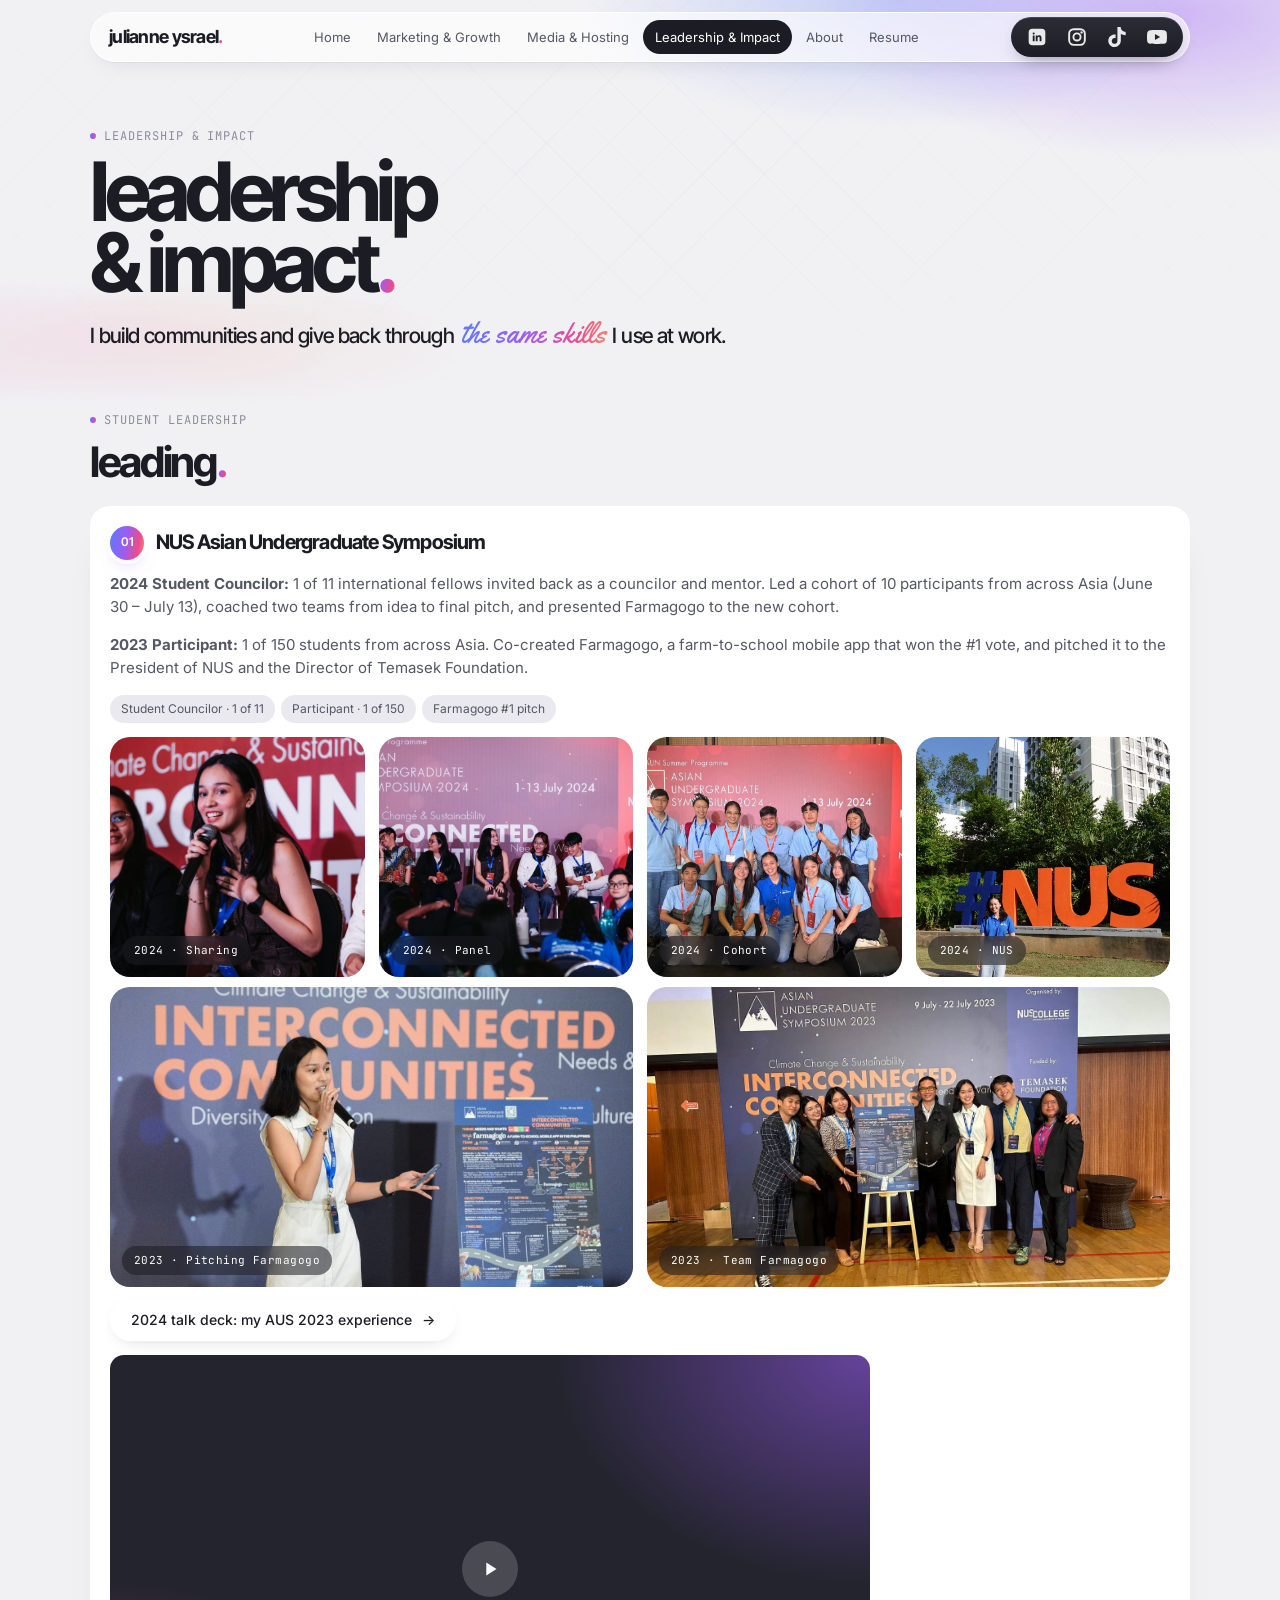
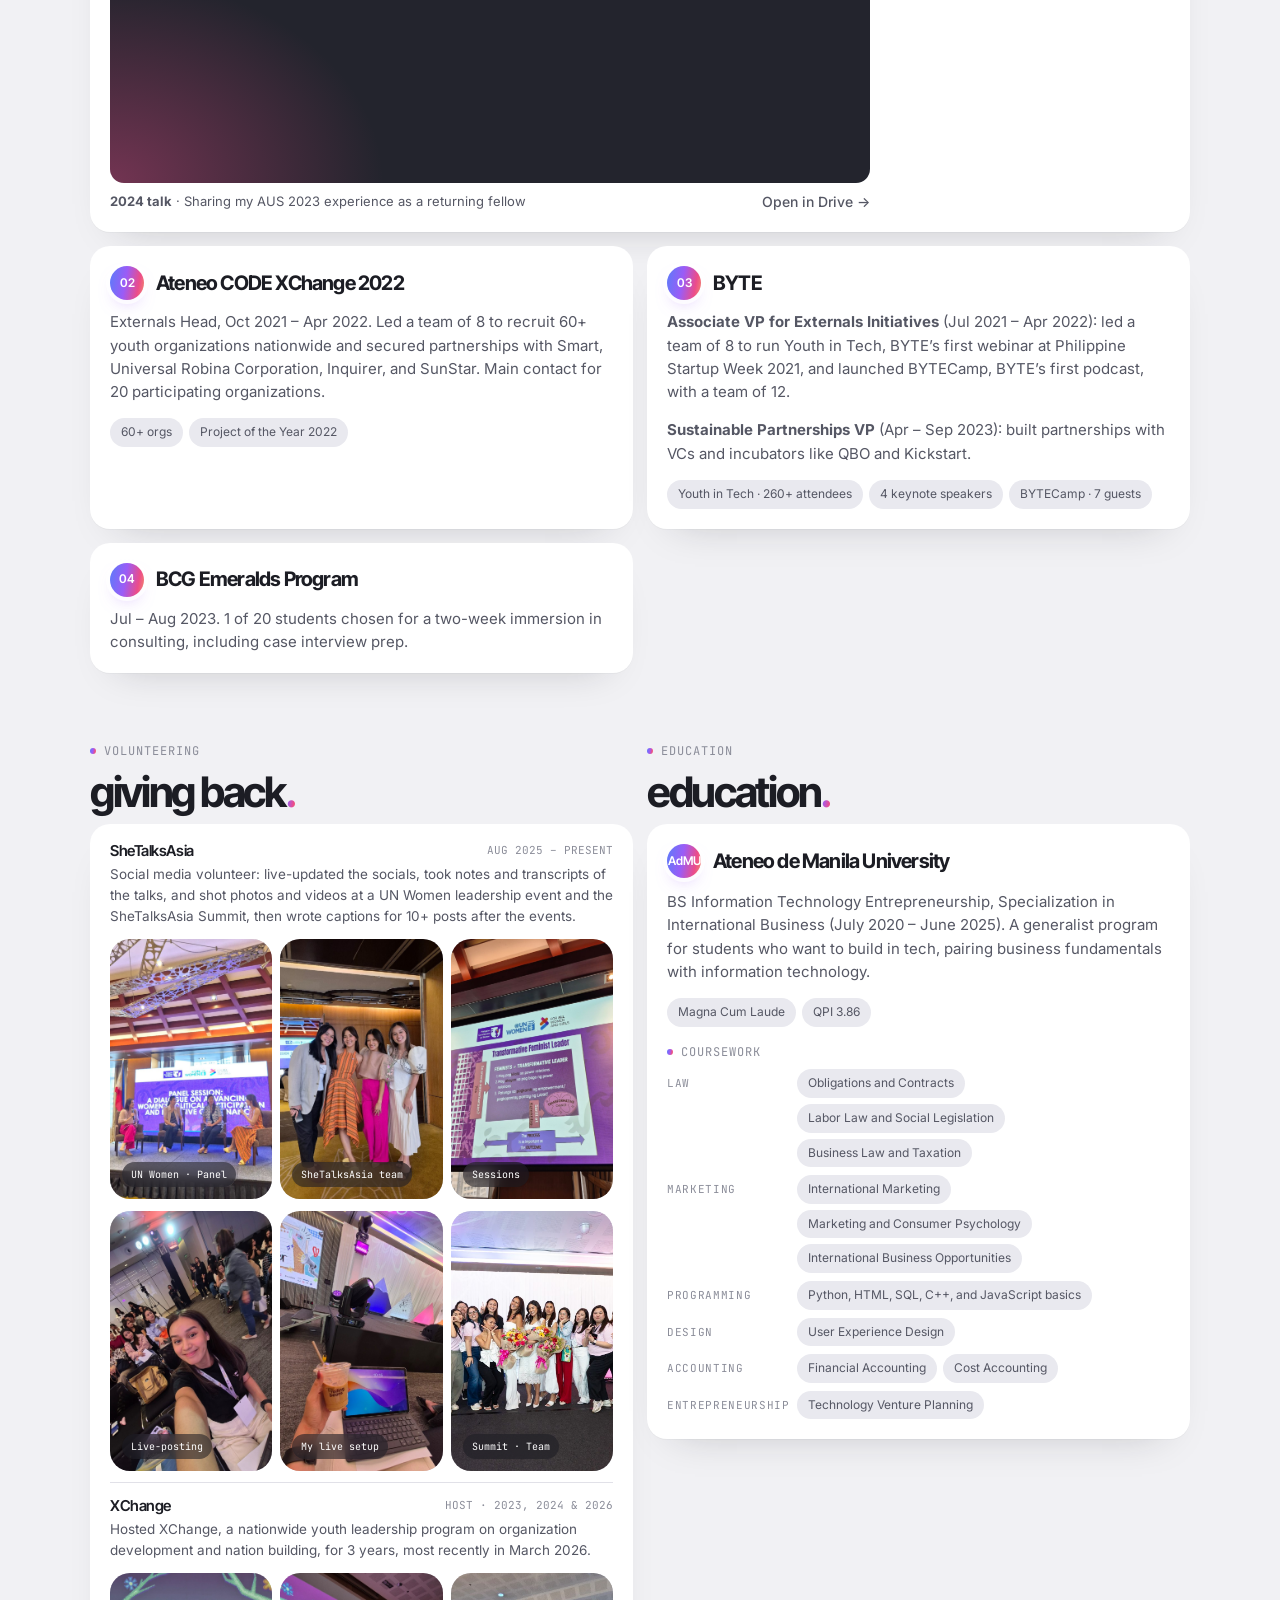
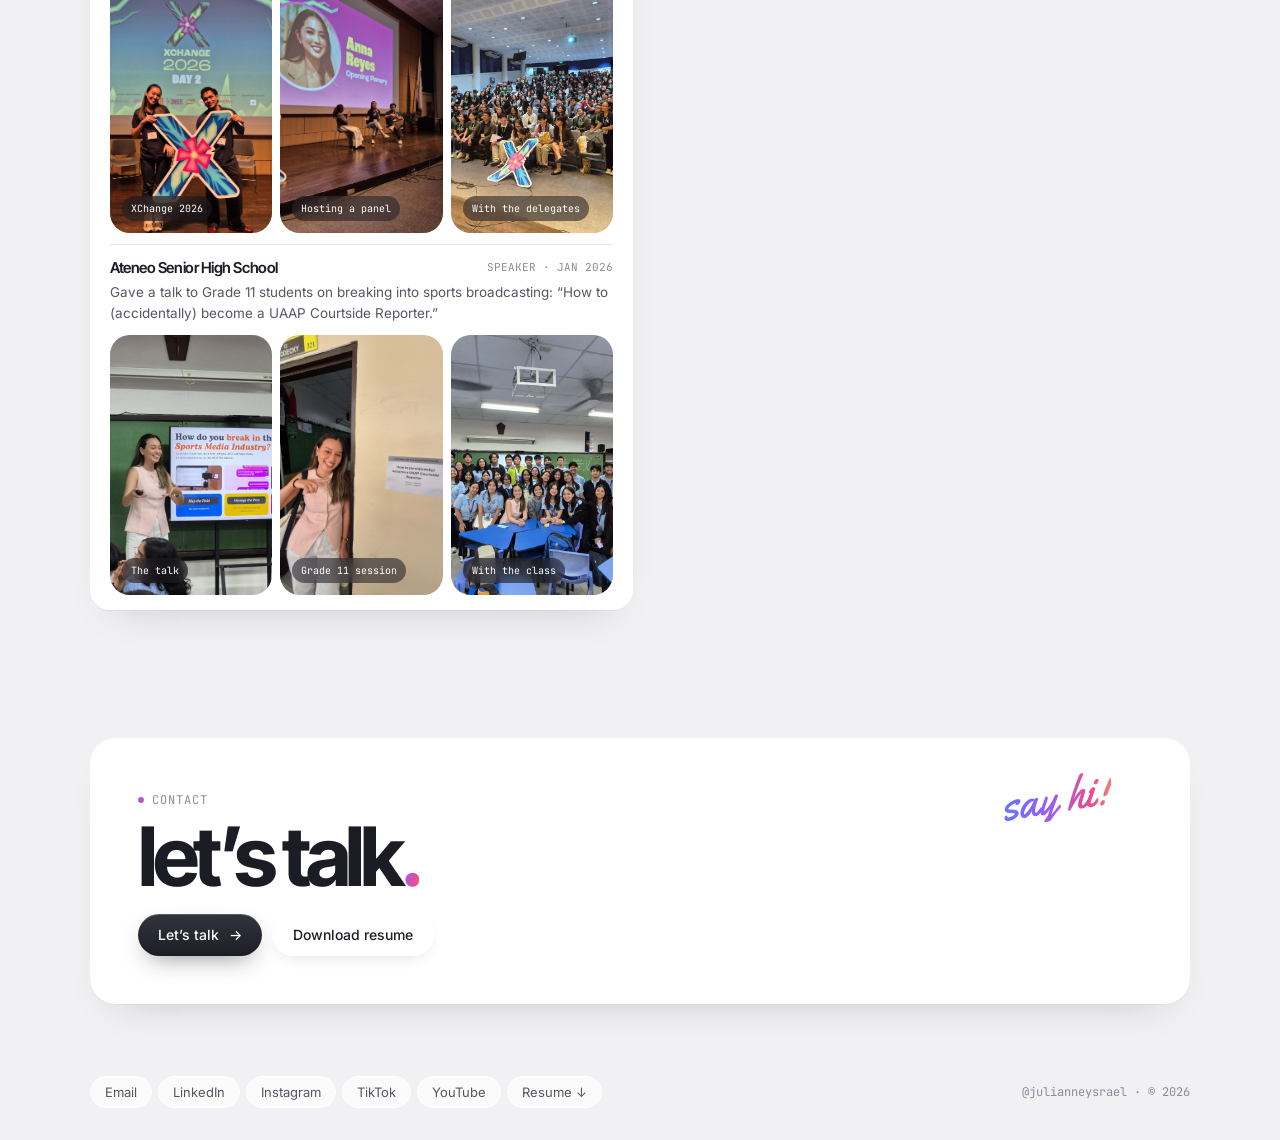
<file: leadership.html>
<!doctype html>
<html lang="en">
<head>
  <meta charset="utf-8">
  <meta name="viewport" content="width=device-width, initial-scale=1">
  <title>Leadership & Impact | Jules Ysrael</title>
  <meta name="description" content="Student leadership, volunteering, and education.">
  <meta property="og:title" content="Leadership & Impact | Jules Ysrael">
  <meta property="og:description" content="Student leadership, volunteering, and education.">
  <meta name="theme-color" content="#f1f1f4">
  <link rel="preconnect" href="https://fonts.googleapis.com">
  <link rel="preconnect" href="https://fonts.gstatic.com" crossorigin>
  <link href="https://fonts.googleapis.com/css2?family=Inter:wght@400;500;600&family=Inter+Tight:wght@500;600;700&family=JetBrains+Mono:wght@400;500&family=Yellowtail&family=Instrument+Serif:ital@0;1&display=swap" rel="stylesheet">
  <link rel="stylesheet" href="assets/styles.css">
</head>
<body>
  <header class="site-header">
    <div class="wrap">
      <div class="bar">
        <a class="logo" href="index.html">julianne ysrael<span>.</span></a>

        <nav class="nav" id="nav">
          <a href="index.html">Home</a>
          <a href="marketing.html">Marketing &amp; Growth</a>
          <a href="media.html">Media &amp; Hosting</a>
          <a href="leadership.html" aria-current="page">Leadership &amp; Impact</a>
          <a href="about.html">About</a>
          <a href="assets/Jules-Ysrael-Resume.pdf" download>Resume</a>
          <div class="socials nav-socials" aria-label="Social media">
          <a href="https://www.linkedin.com/in/julianne-ysrael-a098501b9/" target="_blank" rel="noopener" aria-label="LinkedIn" title="LinkedIn"><svg viewBox="0 0 24 24" width="20" height="20" aria-hidden="true"><rect x="2" y="2" width="20" height="20" rx="4.5" fill="currentColor"/><g class="cut" transform="translate(4.7 4.5) scale(.62)"><path d="M20.447 20.452h-3.554v-5.569c0-1.328-.027-3.037-1.852-3.037-1.853 0-2.136 1.445-2.136 2.939v5.667H9.351V9h3.414v1.561h.046c.477-.9 1.637-1.85 3.37-1.85 3.601 0 4.267 2.37 4.267 5.455v6.286zM5.337 7.433a2.064 2.064 0 1 1 0-4.128 2.064 2.064 0 0 1 0 4.128zM7.119 20.452H3.555V9h3.564v11.452z"/></g></svg></a>
          <a href="https://www.instagram.com/julianneysrael/" target="_blank" rel="noopener" aria-label="Instagram" title="Instagram"><svg viewBox="0 0 24 24" width="20" height="20" aria-hidden="true"><rect x="2.6" y="2.6" width="18.8" height="18.8" rx="5.4" fill="none" stroke="currentColor" stroke-width="2.3"/><circle cx="12" cy="12" r="4.3" fill="none" stroke="currentColor" stroke-width="2.3"/><circle cx="17.5" cy="6.5" r="1.4" fill="currentColor"/></svg></a>
          <a href="https://www.tiktok.com/@julianneysrael" target="_blank" rel="noopener" aria-label="TikTok" title="TikTok"><svg viewBox="0 0 24 24" width="20" height="20" aria-hidden="true"><path fill="currentColor" d="M12.525.02c1.31-.02 2.61-.01 3.91-.02.08 1.53.63 3.09 1.75 4.17 1.12 1.11 2.7 1.62 4.24 1.79v4.03c-1.44-.05-2.89-.35-4.2-.97-.57-.26-1.1-.59-1.62-.93-.01 2.92.01 5.84-.02 8.75-.08 1.4-.54 2.79-1.35 3.94-1.31 1.92-3.58 3.17-5.91 3.21-1.43.08-2.86-.31-4.08-1.03-2.02-1.19-3.44-3.37-3.65-5.71-.02-.5-.03-1-.01-1.49.18-1.9 1.12-3.72 2.58-4.96 1.66-1.44 3.98-2.13 6.15-1.72.02 1.48-.04 2.96-.04 4.44-.99-.32-2.15-.23-3.02.37-.63.41-1.11 1.04-1.36 1.75-.21.51-.15 1.07-.14 1.61.24 1.64 1.82 3.02 3.5 2.87 1.12-.01 2.19-.66 2.77-1.61.19-.33.4-.67.41-1.06.1-1.79.06-3.57.07-5.36.01-4.03-.01-8.05.02-12.07z"/></svg></a>
          <a href="https://www.youtube.com/c/julesysrael" target="_blank" rel="noopener" aria-label="YouTube" title="YouTube"><svg viewBox="0 0 24 24" width="20" height="20" aria-hidden="true"><path fill="currentColor" fill-rule="evenodd" d="M23.498 6.186a3.016 3.016 0 0 0-2.122-2.136C19.505 3.545 12 3.545 12 3.545s-7.505 0-9.377.505A3.017 3.017 0 0 0 .502 6.186C0 8.07 0 12 0 12s0 3.93.502 5.814a3.016 3.016 0 0 0 2.122 2.136c1.871.505 9.376.505 9.376.505s7.505 0 9.377-.505a3.015 3.015 0 0 0 2.122-2.136C24 15.93 24 12 24 12s0-3.93-.502-5.814zM9.545 15.568V8.432L15.818 12l-6.273 3.568z"/></svg></a>
          </div>
        </nav>
        <div class="bar-end">
          <div class="socials" aria-label="Social media">
          <a href="https://www.linkedin.com/in/julianne-ysrael-a098501b9/" target="_blank" rel="noopener" aria-label="LinkedIn" title="LinkedIn"><svg viewBox="0 0 24 24" width="20" height="20" aria-hidden="true"><rect x="2" y="2" width="20" height="20" rx="4.5" fill="currentColor"/><g class="cut" transform="translate(4.7 4.5) scale(.62)"><path d="M20.447 20.452h-3.554v-5.569c0-1.328-.027-3.037-1.852-3.037-1.853 0-2.136 1.445-2.136 2.939v5.667H9.351V9h3.414v1.561h.046c.477-.9 1.637-1.85 3.37-1.85 3.601 0 4.267 2.37 4.267 5.455v6.286zM5.337 7.433a2.064 2.064 0 1 1 0-4.128 2.064 2.064 0 0 1 0 4.128zM7.119 20.452H3.555V9h3.564v11.452z"/></g></svg></a>
          <a href="https://www.instagram.com/julianneysrael/" target="_blank" rel="noopener" aria-label="Instagram" title="Instagram"><svg viewBox="0 0 24 24" width="20" height="20" aria-hidden="true"><rect x="2.6" y="2.6" width="18.8" height="18.8" rx="5.4" fill="none" stroke="currentColor" stroke-width="2.3"/><circle cx="12" cy="12" r="4.3" fill="none" stroke="currentColor" stroke-width="2.3"/><circle cx="17.5" cy="6.5" r="1.4" fill="currentColor"/></svg></a>
          <a href="https://www.tiktok.com/@julianneysrael" target="_blank" rel="noopener" aria-label="TikTok" title="TikTok"><svg viewBox="0 0 24 24" width="20" height="20" aria-hidden="true"><path fill="currentColor" d="M12.525.02c1.31-.02 2.61-.01 3.91-.02.08 1.53.63 3.09 1.75 4.17 1.12 1.11 2.7 1.62 4.24 1.79v4.03c-1.44-.05-2.89-.35-4.2-.97-.57-.26-1.1-.59-1.62-.93-.01 2.92.01 5.84-.02 8.75-.08 1.4-.54 2.79-1.35 3.94-1.31 1.92-3.58 3.17-5.91 3.21-1.43.08-2.86-.31-4.08-1.03-2.02-1.19-3.44-3.37-3.65-5.71-.02-.5-.03-1-.01-1.49.18-1.9 1.12-3.72 2.58-4.96 1.66-1.44 3.98-2.13 6.15-1.72.02 1.48-.04 2.96-.04 4.44-.99-.32-2.15-.23-3.02.37-.63.41-1.11 1.04-1.36 1.75-.21.51-.15 1.07-.14 1.61.24 1.64 1.82 3.02 3.5 2.87 1.12-.01 2.19-.66 2.77-1.61.19-.33.4-.67.41-1.06.1-1.79.06-3.57.07-5.36.01-4.03-.01-8.05.02-12.07z"/></svg></a>
          <a href="https://www.youtube.com/c/julesysrael" target="_blank" rel="noopener" aria-label="YouTube" title="YouTube"><svg viewBox="0 0 24 24" width="20" height="20" aria-hidden="true"><path fill="currentColor" fill-rule="evenodd" d="M23.498 6.186a3.016 3.016 0 0 0-2.122-2.136C19.505 3.545 12 3.545 12 3.545s-7.505 0-9.377.505A3.017 3.017 0 0 0 .502 6.186C0 8.07 0 12 0 12s0 3.93.502 5.814a3.016 3.016 0 0 0 2.122 2.136c1.871.505 9.376.505 9.376.505s7.505 0 9.377-.505a3.015 3.015 0 0 0 2.122-2.136C24 15.93 24 12 24 12s0-3.93-.502-5.814zM9.545 15.568V8.432L15.818 12l-6.273 3.568z"/></svg></a>
          </div>
          <button class="nav-toggle" aria-expanded="false" aria-controls="nav">Menu</button>
        </div>
      </div>
    </div>
  </header>

  <main>
    <section class="page-hero">
      <div class="ambient" aria-hidden="true"></div>
      <div class="wrap reveal">
        <span class="eyebrow">Leadership &amp; Impact</span>
        <h1 class="display">leadership<br>&amp; impact<span class="dot">.</span></h1>
        <p class="lede">I build communities and give back through <span class="script">the same skills</span> I use at work.</p>
      </div>
    </section>

    <section class="section" style="padding-top:0">
      <div class="wrap">
        <div class="section-head reveal">
          <div><span class="eyebrow">Student leadership</span><h2 class="display h-section">leading<span class="dot">.</span></h2></div>
          
        </div>
        <div class="rows">
          <div class="row span card reveal" style="grid-template-columns:1fr">
            <div class="head"><span class="badge">01</span><h3>NUS Asian Undergraduate Symposium</h3></div>
            <div>
              <p><b>2024 Student Councilor:</b> 1 of 11 international fellows invited back as a councilor and mentor. Led a cohort of 10 participants from across Asia (June 30 &ndash; July 13), coached two teams from idea to final pitch, and presented Farmagogo to the new cohort.</p>
              <p><b>2023 Participant:</b> 1 of 150 students from across Asia. Co-created Farmagogo, a farm-to-school mobile app that won the #1 vote, and pitched it to the President of NUS and the Director of Temasek Foundation.</p>
              <ul class="chips"><li>Student Councilor &middot; 1 of 11</li><li>Participant &middot; 1 of 150</li><li>Farmagogo #1 pitch</li></ul>
              <div class="photo-wall nus four" style="margin-top:14px">
                <figure class="shot"><img src="assets/img/leadership/nus-2024-sharing.jpg" alt="Jules speaking on stage during the fellows sharing session at the Asian Undergraduate Symposium 2024" loading="lazy"><figcaption>2024 &middot; Sharing</figcaption></figure>
                <figure class="shot"><img src="assets/img/leadership/nus-2024-panel.jpg" alt="Jules on the fellows panel at the Asian Undergraduate Symposium 2024" loading="lazy"><figcaption>2024 &middot; Panel</figcaption></figure>
                <figure class="shot"><img src="assets/img/leadership/nus-2024-cohort.jpg" alt="Jules with the cohort of participants she led at the Asian Undergraduate Symposium 2024" loading="lazy"><figcaption>2024 &middot; Cohort</figcaption></figure>
                <figure class="shot"><img src="assets/img/leadership/nus-2024-campus.jpg" alt="Jules in front of the #NUS sign on campus" loading="lazy"><figcaption>2024 &middot; NUS</figcaption></figure>
              </div>
              <div class="photo-wall nus" style="margin-top:10px">
                <figure class="shot"><img src="assets/img/leadership/nus-2023-pitch.jpg" alt="Jules pitching Farmagogo on stage at the Asian Undergraduate Symposium 2023" loading="lazy"><figcaption>2023 &middot; Pitching Farmagogo</figcaption></figure>
                <figure class="shot"><img src="assets/img/leadership/nus-2023-team.jpg" alt="Jules with the Farmagogo team beside their poster at the Asian Undergraduate Symposium 2023" loading="lazy"><figcaption>2023 &middot; Team Farmagogo</figcaption></figure>
              </div>
              <div class="btns" style="margin-top:12px"><a class="btn btn-ghost" href="assets/docs/Jules-Ysrael-AUS-Experience-Talk.pdf" target="_blank" rel="noopener">2024 talk deck: my AUS 2023 experience <span class="arrow">&rarr;</span></a></div>
              <div class="nus-talk" style="margin-top:14px">
                <div class="video"><iframe src="https://drive.google.com/file/d/1mjJnFH81_0rSv9QzoXL6PJcCqOAaJZxn/preview" title="Jules's 2024 talk at the NUS Asian Undergraduate Symposium" loading="lazy" allow="autoplay; fullscreen" allowfullscreen></iframe></div>
                <div class="video-caption"><span><b>2024 talk</b> &middot; Sharing my AUS 2023 experience as a returning fellow</span><a class="link-arrow" href="https://drive.google.com/file/d/1mjJnFH81_0rSv9QzoXL6PJcCqOAaJZxn/view?usp=sharing" target="_blank" rel="noopener">Open in Drive &rarr;</a></div>
              </div>
            </div>
          </div>
          <div class="row card reveal">
            <div class="head"><span class="badge">02</span><h3>Ateneo CODE XChange 2022</h3></div>
            <div><p>Externals Head, Oct 2021 &ndash; Apr 2022. Led a team of 8 to recruit 60+ youth organizations nationwide and secured partnerships with Smart, Universal Robina Corporation, Inquirer, and SunStar. Main contact for 20 participating organizations.</p><ul class="chips"><li>60+ orgs</li><li>Project of the Year 2022</li></ul></div>
          </div>
          <div class="row card reveal">
            <div class="head"><span class="badge">03</span><h3>BYTE</h3></div>
            <div><p><b>Associate VP for Externals Initiatives</b> (Jul 2021 &ndash; Apr 2022): led a team of 8 to run Youth in Tech, BYTE&rsquo;s first webinar at Philippine Startup Week 2021, and launched BYTECamp, BYTE&rsquo;s first podcast, with a team of 12.</p><p><b>Sustainable Partnerships VP</b> (Apr &ndash; Sep 2023): built partnerships with VCs and incubators like QBO and Kickstart.</p><ul class="chips"><li>Youth in Tech &middot; 260+ attendees</li><li>4 keynote speakers</li><li>BYTECamp &middot; 7 guests</li></ul></div>
          </div>
          <div class="row card reveal">
            <div class="head"><span class="badge">04</span><h3>BCG Emeralds Program</h3></div>
            <div><p>Jul &ndash; Aug 2023. 1 of 20 students chosen for a two-week immersion in consulting, including case interview prep.</p></div>
          </div>
        </div>
      </div>
    </section>

    <section class="section" style="padding-top:0">
      <div class="wrap split">
        <div>
        <div class="section-head reveal">
          <div><span class="eyebrow">Volunteering</span><h2 class="display h-section">giving back<span class="dot">.</span></h2></div>
          
        </div>
        <ul class="item-list card reveal">
          <li><b>SheTalksAsia</b><span class="meta">AUG 2025 &ndash; PRESENT</span><p>Social media volunteer: live-updated the socials, took notes and transcripts of the talks, and shot photos and videos at a UN Women leadership event and the SheTalksAsia Summit, then wrote captions for 10+ posts after the events.</p><div class="photo-wall sta"><figure class="shot"><img src="assets/img/leadership/sta-panel.jpg" alt="Panel session on women&rsquo;s political participation at the UN Women leadership event" loading="lazy"><figcaption>UN Women &middot; Panel</figcaption></figure><figure class="shot"><img src="assets/img/leadership/sta-team.jpg" alt="Jules with the SheTalksAsia team at the UN Women leadership event" loading="lazy"><figcaption>SheTalksAsia team</figcaption></figure><figure class="shot"><img src="assets/img/leadership/sta-slide.jpg" alt="Transformative Feminist Leader slide from the Philippine Commission on Women and UN Women session" loading="lazy"><figcaption>Sessions</figcaption></figure></div><div class="photo-wall sta"><figure class="shot"><img src="assets/img/leadership/sta-summit-selfie.jpg" alt="Jules live-posting from her seat at the SheTalksAsia Summit" loading="lazy"><figcaption>Live-posting</figcaption></figure><figure class="shot"><img src="assets/img/leadership/sta-summit-setup.jpg" alt="Jules&rsquo;s tablet and keyboard setup beside the SheTalksAsia Summit stage" loading="lazy"><figcaption>My live setup</figcaption></figure><figure class="shot"><img src="assets/img/leadership/sta-summit-team.jpg" alt="Jules with the SheTalksAsia team and speakers on stage at the Summit" loading="lazy"><figcaption>Summit &middot; Team</figcaption></figure></div></li>
          <li><b>XChange</b><span class="meta">HOST &middot; 2023, 2024 &amp; 2026</span><p>Hosted XChange, a nationwide youth leadership program on organization development and nation building, for 3 years, most recently in March 2026.</p><div class="photo-wall sta"><figure class="shot"><img src="assets/img/leadership/xchange-host.jpg" alt="Jules and her co-host holding the XChange X on stage at XChange 2026 Day 2" loading="lazy"><figcaption>XChange 2026</figcaption></figure><figure class="shot"><img src="assets/img/leadership/xchange-panel.jpg" alt="Jules moderating the opening plenary panel at XChange 2026" loading="lazy"><figcaption>Hosting a panel</figcaption></figure><figure class="shot"><img src="assets/img/leadership/xchange-delegates.jpg" alt="XChange 2026 delegates and organizers in the auditorium" loading="lazy"><figcaption>With the delegates</figcaption></figure></div></li>
          <li><b>Ateneo Senior High School</b><span class="meta">SPEAKER &middot; JAN 2026</span><p>Gave a talk to Grade 11 students on breaking into sports broadcasting: &ldquo;How to (accidentally) become a UAAP Courtside Reporter.&rdquo;</p><div class="photo-wall sta"><figure class="shot"><img style="object-position:28% 50%" src="assets/img/leadership/ashs-talk.jpg" alt="Jules presenting how to break into the sports media industry to a Grade 11 class" loading="lazy"><figcaption>The talk</figcaption></figure><figure class="shot"><img src="assets/img/leadership/ashs-door.jpg" alt="Jules beside the sign for her session, How to (accidentally) become a UAAP Courtside Reporter" loading="lazy"><figcaption>Grade 11 session</figcaption></figure><figure class="shot"><img src="assets/img/leadership/ashs-class.jpg" alt="Jules with the Grade 11 students after her talk" loading="lazy"><figcaption>With the class</figcaption></figure></div></li>
        </ul>
        </div>
        <div>
        <div class="section-head reveal">
          <div><span class="eyebrow">Education</span><h2 class="display h-section">education<span class="dot">.</span></h2></div>
          
        </div>
        <div class="row card reveal" style="grid-template-columns:1fr">
          <div class="head"><span class="badge">AdMU</span><h3>Ateneo de Manila University</h3></div>
          <div>
            <p>BS Information Technology Entrepreneurship, Specialization in International Business (July 2020 &ndash; June 2025). A generalist program for students who want to build in tech, pairing business fundamentals with information technology.</p>
            <ul class="chips"><li>Magna Cum Laude</li><li>QPI 3.86</li></ul>
            <span class="eyebrow" style="margin:16px 0 0">Coursework</span>
            <div class="coursework">
              <div><span class="cw-area">Law</span><ul class="chips"><li>Obligations and Contracts</li><li>Labor Law and Social Legislation</li><li>Business Law and Taxation</li></ul></div>
              <div><span class="cw-area">Marketing</span><ul class="chips"><li>International Marketing</li><li>Marketing and Consumer Psychology</li><li>International Business Opportunities</li></ul></div>
              <div><span class="cw-area">Programming</span><ul class="chips"><li>Python, HTML, SQL, C++, and JavaScript basics</li></ul></div>
              <div><span class="cw-area">Design</span><ul class="chips"><li>User Experience Design</li></ul></div>
              <div><span class="cw-area">Accounting</span><ul class="chips"><li>Financial Accounting</li><li>Cost Accounting</li></ul></div>
              <div><span class="cw-area">Entrepreneurship</span><ul class="chips"><li>Technology Venture Planning</li></ul></div>
            </div>
          </div>
        </div>
        </div>
      </div>
    </section>

    <section class="section">
      <div class="wrap">
        <div class="cta-card card reveal">
          <div class="ambient" aria-hidden="true"></div>
          <span class="script sig" aria-hidden="true">say hi!</span>
          <span class="eyebrow">Contact</span>
          <p class="display">let&rsquo;s talk<span class="dot">.</span></p>
          <div class="btns">
            <a class="btn btn-primary" href="mailto:ysraejulianne@gmail.com">Let&rsquo;s talk <span class="arrow">&rarr;</span></a>
            <a class="btn btn-ghost" href="assets/Jules-Ysrael-Resume.pdf" download>Download resume</a>
          </div>
        </div>
      </div>
    </section>
  </main>

  <footer class="site-footer">
    <div class="wrap">
      <ul>
        <li><a href="mailto:ysraejulianne@gmail.com">Email</a></li>
        <li><a href="https://www.linkedin.com/in/julianne-ysrael-a098501b9/" target="_blank" rel="noopener">LinkedIn</a></li>
        <li><a href="https://www.instagram.com/julianneysrael/" target="_blank" rel="noopener">Instagram</a></li>
        <li><a href="https://www.tiktok.com/@julianneysrael" target="_blank" rel="noopener">TikTok</a></li>
        <li><a href="https://www.youtube.com/c/julesysrael" target="_blank" rel="noopener">YouTube</a></li>
        <li><a href="assets/Jules-Ysrael-Resume.pdf" download>Resume &darr;</a></li>
      </ul>
      <span class="muted">@julianneysrael &middot; &copy; <span id="year">2026</span></span>
    </div>
  </footer>
  <script src="assets/main.js"></script>
</body>
</html>
</file>
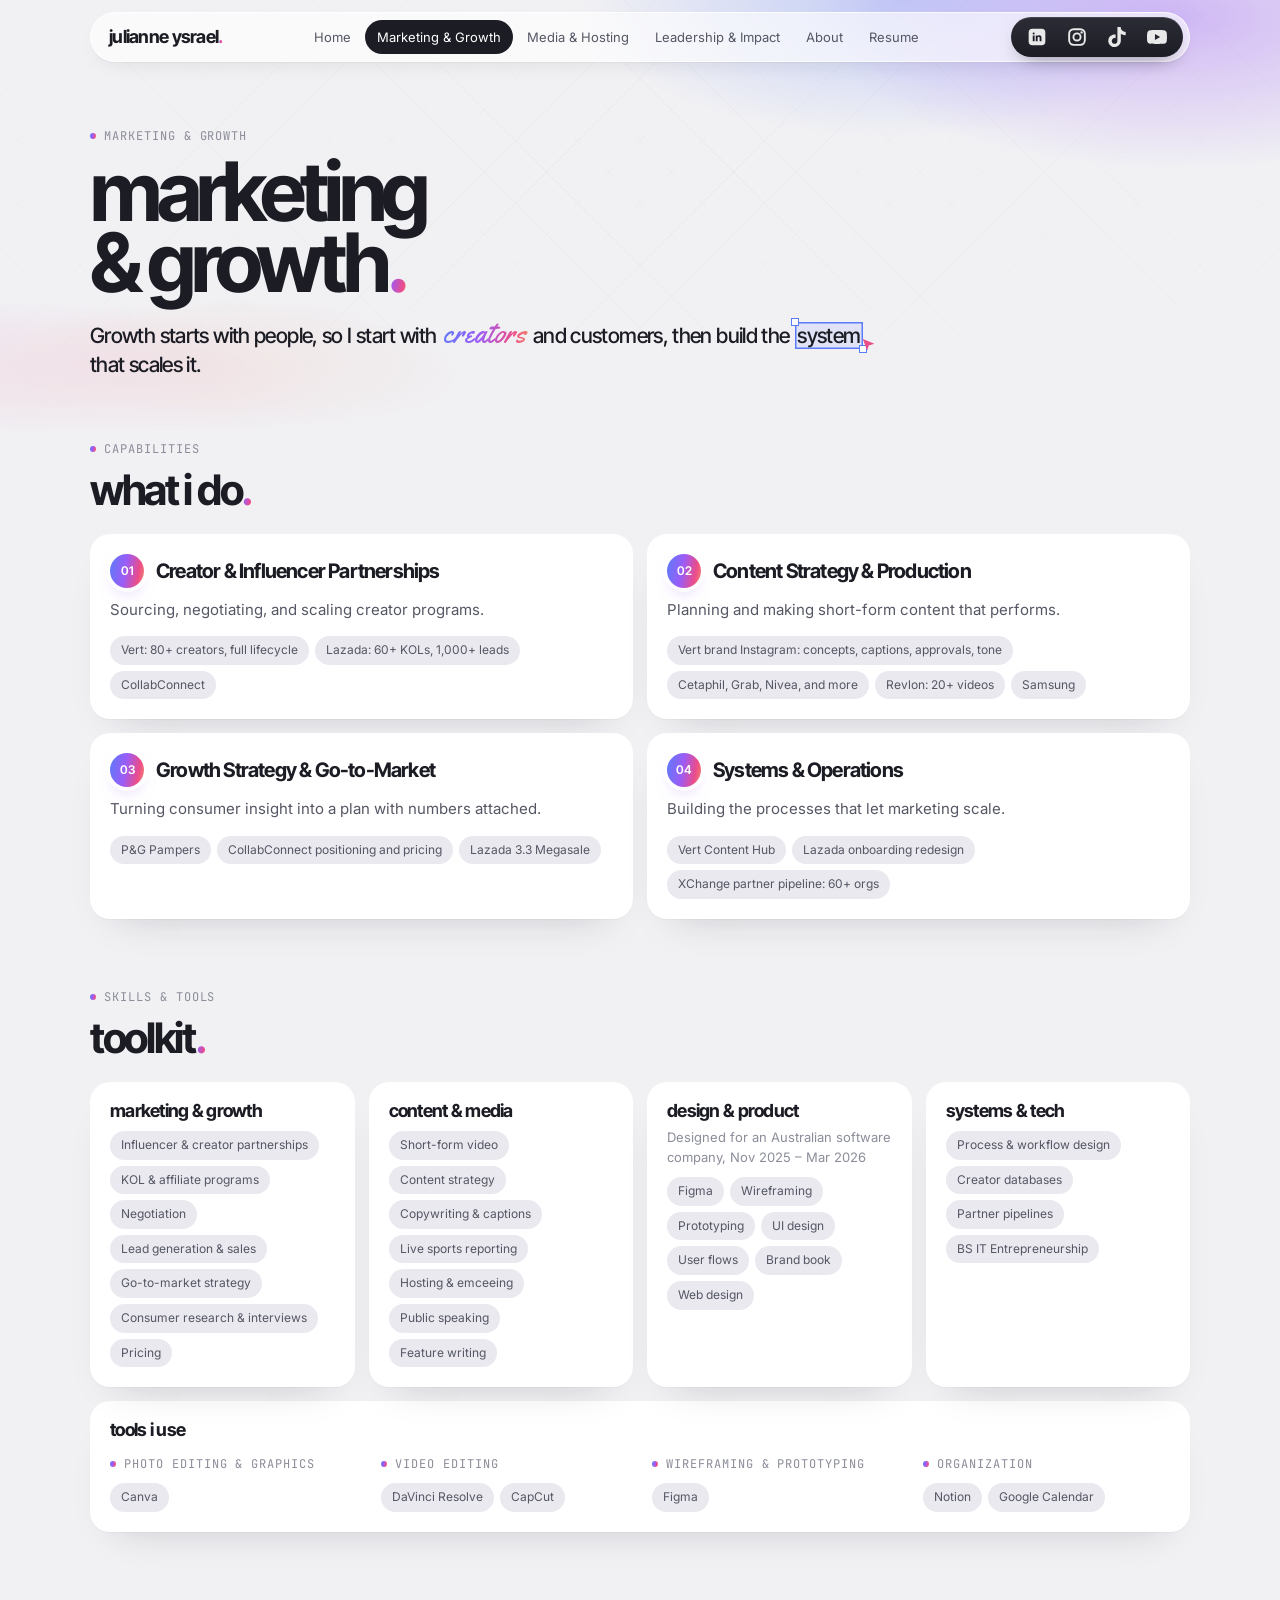
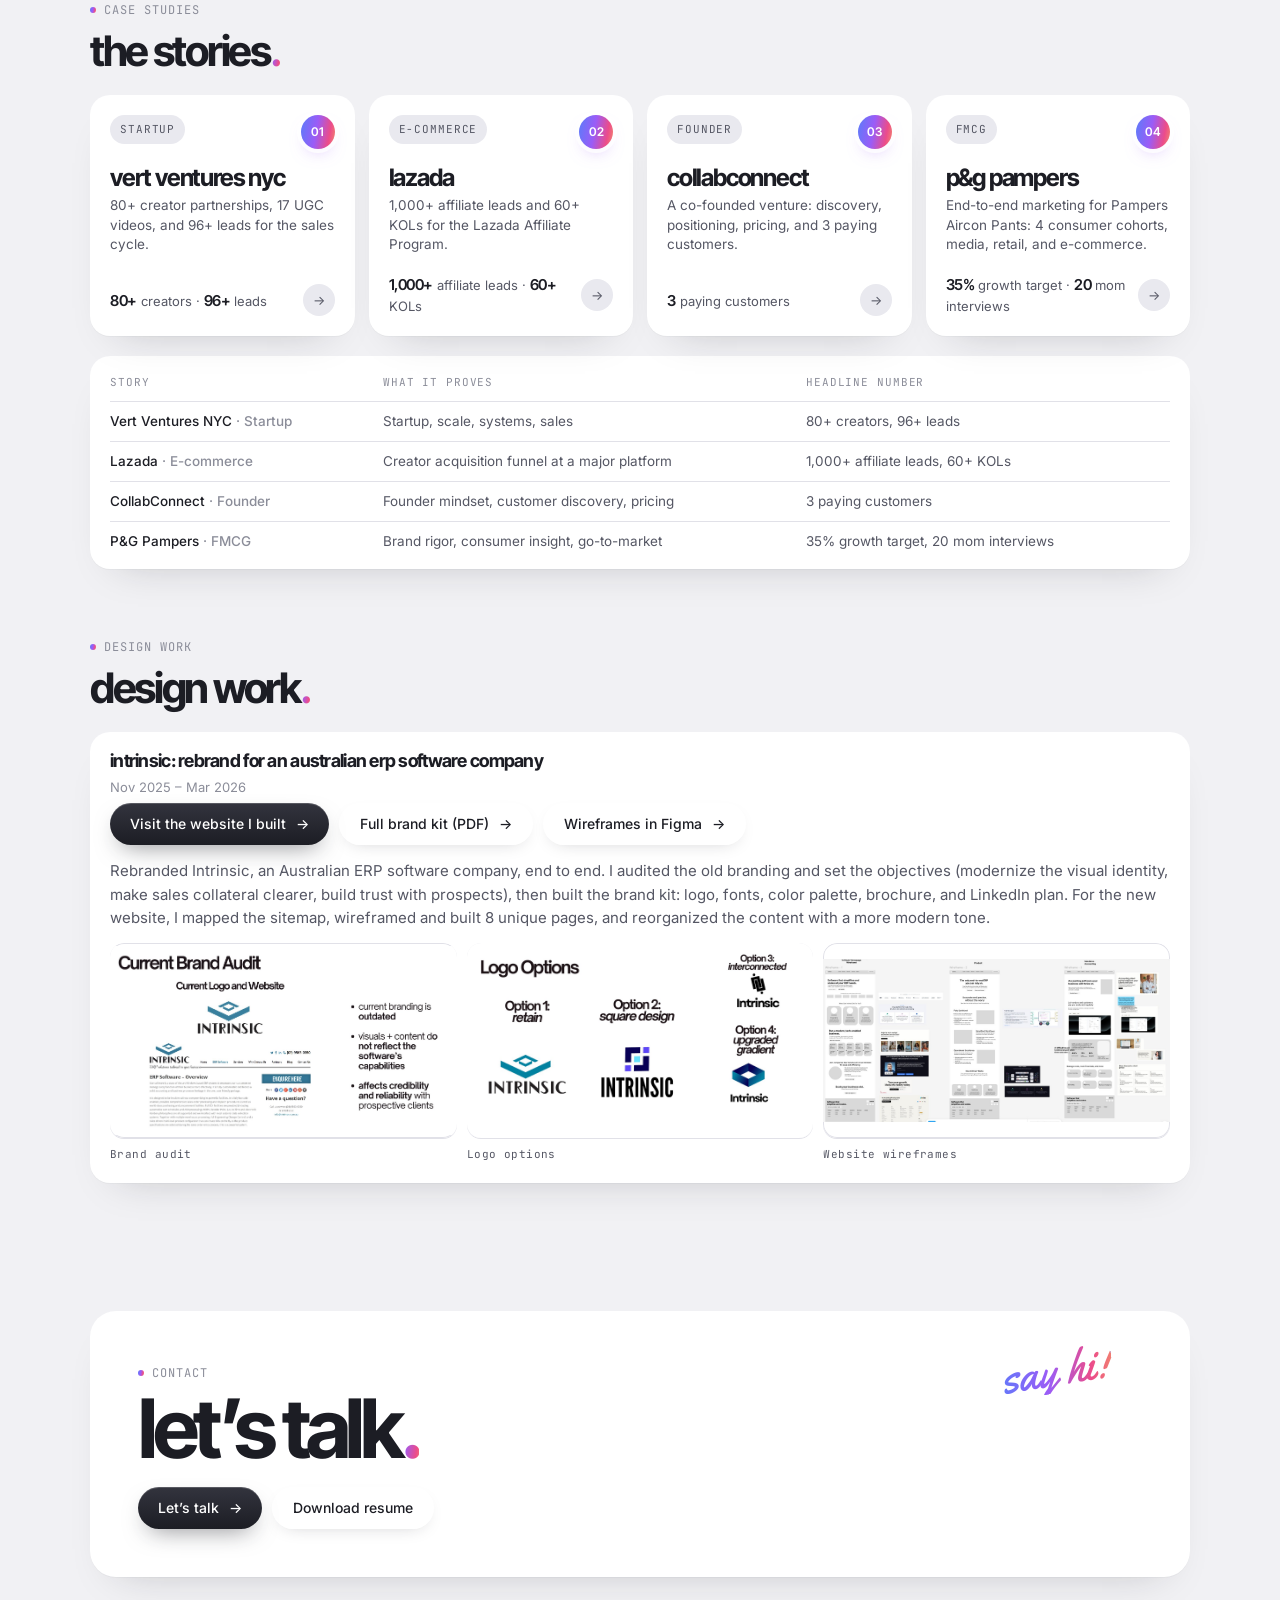
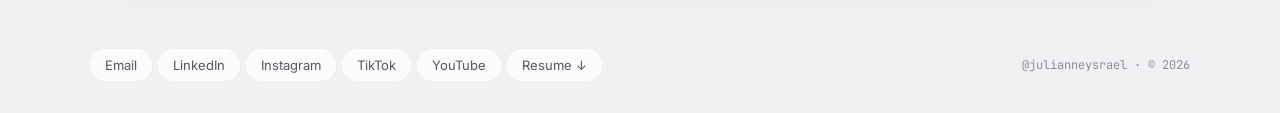
<file: marketing.html>
<!doctype html>
<html lang="en">
<head>
  <meta charset="utf-8">
  <meta name="viewport" content="width=device-width, initial-scale=1">
  <title>Marketing & Growth | Jules Ysrael</title>
  <meta name="description" content="Creator partnerships, content strategy, growth, and the systems that scale them.">
  <meta property="og:title" content="Marketing & Growth | Jules Ysrael">
  <meta property="og:description" content="Creator partnerships, content strategy, growth, and the systems that scale them.">
  <meta name="theme-color" content="#f1f1f4">
  <link rel="preconnect" href="https://fonts.googleapis.com">
  <link rel="preconnect" href="https://fonts.gstatic.com" crossorigin>
  <link href="https://fonts.googleapis.com/css2?family=Inter:wght@400;500;600&family=Inter+Tight:wght@500;600;700&family=JetBrains+Mono:wght@400;500&family=Yellowtail&family=Instrument+Serif:ital@0;1&display=swap" rel="stylesheet">
  <link rel="stylesheet" href="assets/styles.css">
</head>
<body>
  <header class="site-header">
    <div class="wrap">
      <div class="bar">
        <a class="logo" href="index.html">julianne ysrael<span>.</span></a>

        <nav class="nav" id="nav">
          <a href="index.html">Home</a>
          <a href="marketing.html" aria-current="page">Marketing &amp; Growth</a>
          <a href="media.html">Media &amp; Hosting</a>
          <a href="leadership.html">Leadership &amp; Impact</a>
          <a href="about.html">About</a>
          <a href="assets/Jules-Ysrael-Resume.pdf" download>Resume</a>
          <div class="socials nav-socials" aria-label="Social media">
          <a href="https://www.linkedin.com/in/julianne-ysrael-a098501b9/" target="_blank" rel="noopener" aria-label="LinkedIn" title="LinkedIn"><svg viewBox="0 0 24 24" width="20" height="20" aria-hidden="true"><rect x="2" y="2" width="20" height="20" rx="4.5" fill="currentColor"/><g class="cut" transform="translate(4.7 4.5) scale(.62)"><path d="M20.447 20.452h-3.554v-5.569c0-1.328-.027-3.037-1.852-3.037-1.853 0-2.136 1.445-2.136 2.939v5.667H9.351V9h3.414v1.561h.046c.477-.9 1.637-1.85 3.37-1.85 3.601 0 4.267 2.37 4.267 5.455v6.286zM5.337 7.433a2.064 2.064 0 1 1 0-4.128 2.064 2.064 0 0 1 0 4.128zM7.119 20.452H3.555V9h3.564v11.452z"/></g></svg></a>
          <a href="https://www.instagram.com/julianneysrael/" target="_blank" rel="noopener" aria-label="Instagram" title="Instagram"><svg viewBox="0 0 24 24" width="20" height="20" aria-hidden="true"><rect x="2.6" y="2.6" width="18.8" height="18.8" rx="5.4" fill="none" stroke="currentColor" stroke-width="2.3"/><circle cx="12" cy="12" r="4.3" fill="none" stroke="currentColor" stroke-width="2.3"/><circle cx="17.5" cy="6.5" r="1.4" fill="currentColor"/></svg></a>
          <a href="https://www.tiktok.com/@julianneysrael" target="_blank" rel="noopener" aria-label="TikTok" title="TikTok"><svg viewBox="0 0 24 24" width="20" height="20" aria-hidden="true"><path fill="currentColor" d="M12.525.02c1.31-.02 2.61-.01 3.91-.02.08 1.53.63 3.09 1.75 4.17 1.12 1.11 2.7 1.62 4.24 1.79v4.03c-1.44-.05-2.89-.35-4.2-.97-.57-.26-1.1-.59-1.62-.93-.01 2.92.01 5.84-.02 8.75-.08 1.4-.54 2.79-1.35 3.94-1.31 1.92-3.58 3.17-5.91 3.21-1.43.08-2.86-.31-4.08-1.03-2.02-1.19-3.44-3.37-3.65-5.71-.02-.5-.03-1-.01-1.49.18-1.9 1.12-3.72 2.58-4.96 1.66-1.44 3.98-2.13 6.15-1.72.02 1.48-.04 2.96-.04 4.44-.99-.32-2.15-.23-3.02.37-.63.41-1.11 1.04-1.36 1.75-.21.51-.15 1.07-.14 1.61.24 1.64 1.82 3.02 3.5 2.87 1.12-.01 2.19-.66 2.77-1.61.19-.33.4-.67.41-1.06.1-1.79.06-3.57.07-5.36.01-4.03-.01-8.05.02-12.07z"/></svg></a>
          <a href="https://www.youtube.com/c/julesysrael" target="_blank" rel="noopener" aria-label="YouTube" title="YouTube"><svg viewBox="0 0 24 24" width="20" height="20" aria-hidden="true"><path fill="currentColor" fill-rule="evenodd" d="M23.498 6.186a3.016 3.016 0 0 0-2.122-2.136C19.505 3.545 12 3.545 12 3.545s-7.505 0-9.377.505A3.017 3.017 0 0 0 .502 6.186C0 8.07 0 12 0 12s0 3.93.502 5.814a3.016 3.016 0 0 0 2.122 2.136c1.871.505 9.376.505 9.376.505s7.505 0 9.377-.505a3.015 3.015 0 0 0 2.122-2.136C24 15.93 24 12 24 12s0-3.93-.502-5.814zM9.545 15.568V8.432L15.818 12l-6.273 3.568z"/></svg></a>
          </div>
        </nav>
        <div class="bar-end">
          <div class="socials" aria-label="Social media">
          <a href="https://www.linkedin.com/in/julianne-ysrael-a098501b9/" target="_blank" rel="noopener" aria-label="LinkedIn" title="LinkedIn"><svg viewBox="0 0 24 24" width="20" height="20" aria-hidden="true"><rect x="2" y="2" width="20" height="20" rx="4.5" fill="currentColor"/><g class="cut" transform="translate(4.7 4.5) scale(.62)"><path d="M20.447 20.452h-3.554v-5.569c0-1.328-.027-3.037-1.852-3.037-1.853 0-2.136 1.445-2.136 2.939v5.667H9.351V9h3.414v1.561h.046c.477-.9 1.637-1.85 3.37-1.85 3.601 0 4.267 2.37 4.267 5.455v6.286zM5.337 7.433a2.064 2.064 0 1 1 0-4.128 2.064 2.064 0 0 1 0 4.128zM7.119 20.452H3.555V9h3.564v11.452z"/></g></svg></a>
          <a href="https://www.instagram.com/julianneysrael/" target="_blank" rel="noopener" aria-label="Instagram" title="Instagram"><svg viewBox="0 0 24 24" width="20" height="20" aria-hidden="true"><rect x="2.6" y="2.6" width="18.8" height="18.8" rx="5.4" fill="none" stroke="currentColor" stroke-width="2.3"/><circle cx="12" cy="12" r="4.3" fill="none" stroke="currentColor" stroke-width="2.3"/><circle cx="17.5" cy="6.5" r="1.4" fill="currentColor"/></svg></a>
          <a href="https://www.tiktok.com/@julianneysrael" target="_blank" rel="noopener" aria-label="TikTok" title="TikTok"><svg viewBox="0 0 24 24" width="20" height="20" aria-hidden="true"><path fill="currentColor" d="M12.525.02c1.31-.02 2.61-.01 3.91-.02.08 1.53.63 3.09 1.75 4.17 1.12 1.11 2.7 1.62 4.24 1.79v4.03c-1.44-.05-2.89-.35-4.2-.97-.57-.26-1.1-.59-1.62-.93-.01 2.92.01 5.84-.02 8.75-.08 1.4-.54 2.79-1.35 3.94-1.31 1.92-3.58 3.17-5.91 3.21-1.43.08-2.86-.31-4.08-1.03-2.02-1.19-3.44-3.37-3.65-5.71-.02-.5-.03-1-.01-1.49.18-1.9 1.12-3.72 2.58-4.96 1.66-1.44 3.98-2.13 6.15-1.72.02 1.48-.04 2.96-.04 4.44-.99-.32-2.15-.23-3.02.37-.63.41-1.11 1.04-1.36 1.75-.21.51-.15 1.07-.14 1.61.24 1.64 1.82 3.02 3.5 2.87 1.12-.01 2.19-.66 2.77-1.61.19-.33.4-.67.41-1.06.1-1.79.06-3.57.07-5.36.01-4.03-.01-8.05.02-12.07z"/></svg></a>
          <a href="https://www.youtube.com/c/julesysrael" target="_blank" rel="noopener" aria-label="YouTube" title="YouTube"><svg viewBox="0 0 24 24" width="20" height="20" aria-hidden="true"><path fill="currentColor" fill-rule="evenodd" d="M23.498 6.186a3.016 3.016 0 0 0-2.122-2.136C19.505 3.545 12 3.545 12 3.545s-7.505 0-9.377.505A3.017 3.017 0 0 0 .502 6.186C0 8.07 0 12 0 12s0 3.93.502 5.814a3.016 3.016 0 0 0 2.122 2.136c1.871.505 9.376.505 9.376.505s7.505 0 9.377-.505a3.015 3.015 0 0 0 2.122-2.136C24 15.93 24 12 24 12s0-3.93-.502-5.814zM9.545 15.568V8.432L15.818 12l-6.273 3.568z"/></svg></a>
          </div>
          <button class="nav-toggle" aria-expanded="false" aria-controls="nav">Menu</button>
        </div>
      </div>
    </div>
  </header>

  <main>
    <section class="page-hero">
      <div class="ambient" aria-hidden="true"></div>
      <div class="wrap reveal">
        <span class="eyebrow">Marketing &amp; Growth</span>
        <h1 class="display">marketing<br>&amp; growth<span class="dot">.</span></h1>
        <p class="lede">Growth starts with people, so I start with <span class="script">creators</span> and customers, then build the <span class="select">system</span><span class="cursor" aria-hidden="true"></span> that scales it.</p>
      </div>
    </section>

    <section class="section" style="padding-top:0">
      <div class="wrap">
        <div class="section-head reveal">
          <div><span class="eyebrow">Capabilities</span><h2 class="display h-section">what i do<span class="dot">.</span></h2></div>
          
        </div>
        <div class="rows">
          <div class="row card reveal">
            <div class="head"><span class="badge">01</span><h3>Creator &amp; Influencer Partnerships</h3></div>
            <div><p>Sourcing, negotiating, and scaling creator programs.</p><ul class="chips"><li>Vert: 80+ creators, full lifecycle</li><li>Lazada: 60+ KOLs, 1,000+ leads</li><li>CollabConnect</li></ul></div>
          </div>
          <div class="row card reveal">
            <div class="head"><span class="badge">02</span><h3>Content Strategy &amp; Production</h3></div>
            <div><p>Planning and making short-form content that performs.</p><ul class="chips"><li>Vert brand Instagram: concepts, captions, approvals, tone</li><li>Cetaphil, Grab, Nivea, and more</li><li>Revlon: 20+ videos</li><li>Samsung</li></ul></div>
          </div>
          <div class="row card reveal">
            <div class="head"><span class="badge">03</span><h3>Growth Strategy &amp; Go-to-Market</h3></div>
            <div><p>Turning consumer insight into a plan with numbers attached.</p><ul class="chips"><li>P&amp;G Pampers</li><li>CollabConnect positioning and pricing</li><li>Lazada 3.3 Megasale</li></ul></div>
          </div>
          <div class="row card reveal">
            <div class="head"><span class="badge">04</span><h3>Systems &amp; Operations</h3></div>
            <div><p>Building the processes that let marketing scale.</p><ul class="chips"><li>Vert Content Hub</li><li>Lazada onboarding redesign</li><li>XChange partner pipeline: 60+ orgs</li></ul></div>
          </div>
        </div>
      </div>
    </section>

    <section class="section" style="padding-top:0">
      <div class="wrap">
        <div class="section-head reveal">
          <div><span class="eyebrow">Skills &amp; tools</span><h2 class="display h-section">toolkit<span class="dot">.</span></h2></div>
          
        </div>
        <div class="skills-grid">
          <div class="block card reveal"><h3>marketing &amp; growth</h3><ul class="chips"><li>Influencer &amp; creator partnerships</li><li>KOL &amp; affiliate programs</li><li>Negotiation</li><li>Lead generation &amp; sales</li><li>Go-to-market strategy</li><li>Consumer research &amp; interviews</li><li>Pricing</li></ul></div>
          <div class="block card reveal"><h3>content &amp; media</h3><ul class="chips"><li>Short-form video</li><li>Content strategy</li><li>Copywriting &amp; captions</li><li>Live sports reporting</li><li>Hosting &amp; emceeing</li><li>Public speaking</li><li>Feature writing</li></ul></div>
          <div class="block card reveal"><h3>design &amp; product</h3><p class="muted" style="font-size:13px;margin:0">Designed for an Australian software company, Nov 2025 &ndash; Mar 2026</p><ul class="chips"><li>Figma</li><li>Wireframing</li><li>Prototyping</li><li>UI design</li><li>User flows</li><li>Brand book</li><li>Web design</li></ul></div>
          <div class="block card reveal"><h3>systems &amp; tech</h3><ul class="chips"><li>Process &amp; workflow design</li><li>Creator databases</li><li>Partner pipelines</li><li>BS IT Entrepreneurship</li></ul></div>
        </div>
        <div class="block card tools reveal">
          <h3>tools i use</h3>
          <div class="tools-grid">
            <div><span class="eyebrow">Photo editing &amp; graphics</span><ul class="chips"><li>Canva</li></ul></div>
            <div><span class="eyebrow">Video editing</span><ul class="chips"><li>DaVinci Resolve</li><li>CapCut</li></ul></div>
            <div><span class="eyebrow">Wireframing &amp; prototyping</span><ul class="chips"><li>Figma</li></ul></div>
            <div><span class="eyebrow">Organization</span><ul class="chips"><li>Notion</li><li>Google Calendar</li></ul></div>
          </div>
        </div>
      </div>
    </section>

    <section class="section" style="padding-top:0">
      <div class="wrap">
        <div class="section-head reveal">
          <div><span class="eyebrow">Case studies</span><h2 class="display h-section">the stories<span class="dot">.</span></h2></div>
          
        </div>
        <div class="work-grid" style="margin-bottom:20px">
          <a class="work-card card reveal" href="work/vert.html">
            <div>
              <div class="top"><span class="tag">Startup</span><span class="badge">01</span></div>
              <h3>vert ventures nyc</h3>
              <p>80+ creator partnerships, 17 UGC videos, and 96+ leads for the sales cycle.</p>
            </div>
            <div class="metric"><span><b>80+</b> creators &middot; <b>96+</b> leads</span><span class="go" aria-hidden="true">&rarr;</span></div>
          </a>
          <a class="work-card card reveal" href="work/lazada.html">
            <div>
              <div class="top"><span class="tag">E-commerce</span><span class="badge">02</span></div>
              <h3>lazada</h3>
              <p>1,000+ affiliate leads and 60+ KOLs for the Lazada Affiliate Program.</p>
            </div>
            <div class="metric"><span><b>1,000+</b> affiliate leads &middot; <b>60+</b> KOLs</span><span class="go" aria-hidden="true">&rarr;</span></div>
          </a>
          <a class="work-card card reveal" href="work/collabconnect.html">
            <div>
              <div class="top"><span class="tag">Founder</span><span class="badge">03</span></div>
              <h3>collabconnect</h3>
              <p>A co-founded venture: discovery, positioning, pricing, and 3 paying customers.</p>
            </div>
            <div class="metric"><span><b>3</b> paying customers</span><span class="go" aria-hidden="true">&rarr;</span></div>
          </a>
          <a class="work-card card reveal" href="work/pampers.html">
            <div>
              <div class="top"><span class="tag">FMCG</span><span class="badge">04</span></div>
              <h3>p&amp;g pampers</h3>
              <p>End-to-end marketing for Pampers Aircon Pants: 4 consumer cohorts, media, retail, and e-commerce.</p>
            </div>
            <div class="metric"><span><b>35%</b> growth target &middot; <b>20</b> mom interviews</span><span class="go" aria-hidden="true">&rarr;</span></div>
          </a>
        </div>
        <div class="table-card card reveal">
          <div class="table-wrap">
            <table>
              <thead><tr><th>Story</th><th>What it proves</th><th>Headline number</th></tr></thead>
              <tbody>
              <tr data-href="work/vert.html">
                <td><a href="work/vert.html">Vert Ventures NYC</a> <span class="muted">&middot; Startup</span></td>
                <td>Startup, scale, systems, sales</td>
                <td>80+ creators, 96+ leads</td>
              </tr>
              <tr data-href="work/lazada.html">
                <td><a href="work/lazada.html">Lazada</a> <span class="muted">&middot; E-commerce</span></td>
                <td>Creator acquisition funnel at a major platform</td>
                <td>1,000+ affiliate leads, 60+ KOLs</td>
              </tr>
              <tr data-href="work/collabconnect.html">
                <td><a href="work/collabconnect.html">CollabConnect</a> <span class="muted">&middot; Founder</span></td>
                <td>Founder mindset, customer discovery, pricing</td>
                <td>3 paying customers</td>
              </tr>
              <tr data-href="work/pampers.html">
                <td><a href="work/pampers.html">P&amp;G Pampers</a> <span class="muted">&middot; FMCG</span></td>
                <td>Brand rigor, consumer insight, go-to-market</td>
                <td>35% growth target, 20 mom interviews</td>
              </tr>
              </tbody>
            </table>
          </div>
        </div>
      </div>
    </section>

    <section class="section" style="padding-top:0">
      <div class="wrap">
        <div class="section-head reveal">
          <div><span class="eyebrow">Design work</span><h2 class="display h-section">design work<span class="dot">.</span></h2></div>
          
        </div>
        <div class="block card reveal">
          <h3>intrinsic: rebrand for an australian erp software company</h3>
          <p class="muted" style="font-size:13px;margin:0 0 6px">Nov 2025 &ndash; Mar 2026</p>
          <div class="btns" style="margin:0 0 14px"><a class="btn btn-primary" href="https://www.intrinsicerp.com" target="_blank" rel="noopener">Visit the website I built <span class="arrow">&rarr;</span></a><a class="btn btn-ghost" href="assets/docs/Intrinsic-Brand-Kit.pdf" target="_blank" rel="noopener">Full brand kit (PDF) <span class="arrow">&rarr;</span></a><a class="btn btn-ghost" href="https://www.figma.com/design/FMeT9IbNNDqzSbG04EGWa6/INT-Website?node-id=0-1" target="_blank" rel="noopener">Wireframes in Figma <span class="arrow">&rarr;</span></a></div>
          <p style="color:var(--ink-2);margin:0 0 14px">Rebranded Intrinsic, an Australian ERP software company, end to end. I audited the old branding and set the objectives (modernize the visual identity, make sales collateral clearer, build trust with prospects), then built the brand kit: logo, fonts, color palette, brochure, and LinkedIn plan. For the new website, I mapped the sitemap, wireframed and built 8 unique pages, and reorganized the content with a more modern tone.</p>
          <div class="visuals slides">
            <figure class="shot slide"><img src="assets/img/work/rebrand-audit.jpg" alt="Slide: audit of the company&rsquo;s old logo and website" loading="lazy"><figcaption>Brand audit</figcaption></figure>
            <figure class="shot slide"><img src="assets/img/work/rebrand-logo-options.jpg" alt="Slide: four logo options for the Intrinsic rebrand" loading="lazy"><figcaption>Logo options</figcaption></figure>
            <figure class="shot slide"><img src="assets/img/work/intrinsic-wireframes.jpg" alt="Figma wireframes for the Intrinsic homepage, product, and accounting solution pages" loading="lazy"><figcaption>Website wireframes</figcaption></figure>
          </div>
        </div>
      </div>
    </section>

    <section class="section">
      <div class="wrap">
        <div class="cta-card card reveal">
          <div class="ambient" aria-hidden="true"></div>
          <span class="script sig" aria-hidden="true">say hi!</span>
          <span class="eyebrow">Contact</span>
          <p class="display">let&rsquo;s talk<span class="dot">.</span></p>
          <div class="btns">
            <a class="btn btn-primary" href="mailto:ysraejulianne@gmail.com">Let&rsquo;s talk <span class="arrow">&rarr;</span></a>
            <a class="btn btn-ghost" href="assets/Jules-Ysrael-Resume.pdf" download>Download resume</a>
          </div>
        </div>
      </div>
    </section>
  </main>

  <footer class="site-footer">
    <div class="wrap">
      <ul>
        <li><a href="mailto:ysraejulianne@gmail.com">Email</a></li>
        <li><a href="https://www.linkedin.com/in/julianne-ysrael-a098501b9/" target="_blank" rel="noopener">LinkedIn</a></li>
        <li><a href="https://www.instagram.com/julianneysrael/" target="_blank" rel="noopener">Instagram</a></li>
        <li><a href="https://www.tiktok.com/@julianneysrael" target="_blank" rel="noopener">TikTok</a></li>
        <li><a href="https://www.youtube.com/c/julesysrael" target="_blank" rel="noopener">YouTube</a></li>
        <li><a href="assets/Jules-Ysrael-Resume.pdf" download>Resume &darr;</a></li>
      </ul>
      <span class="muted">@julianneysrael &middot; &copy; <span id="year">2026</span></span>
    </div>
  </footer>
  <script src="assets/main.js"></script>
</body>
</html>
</file>
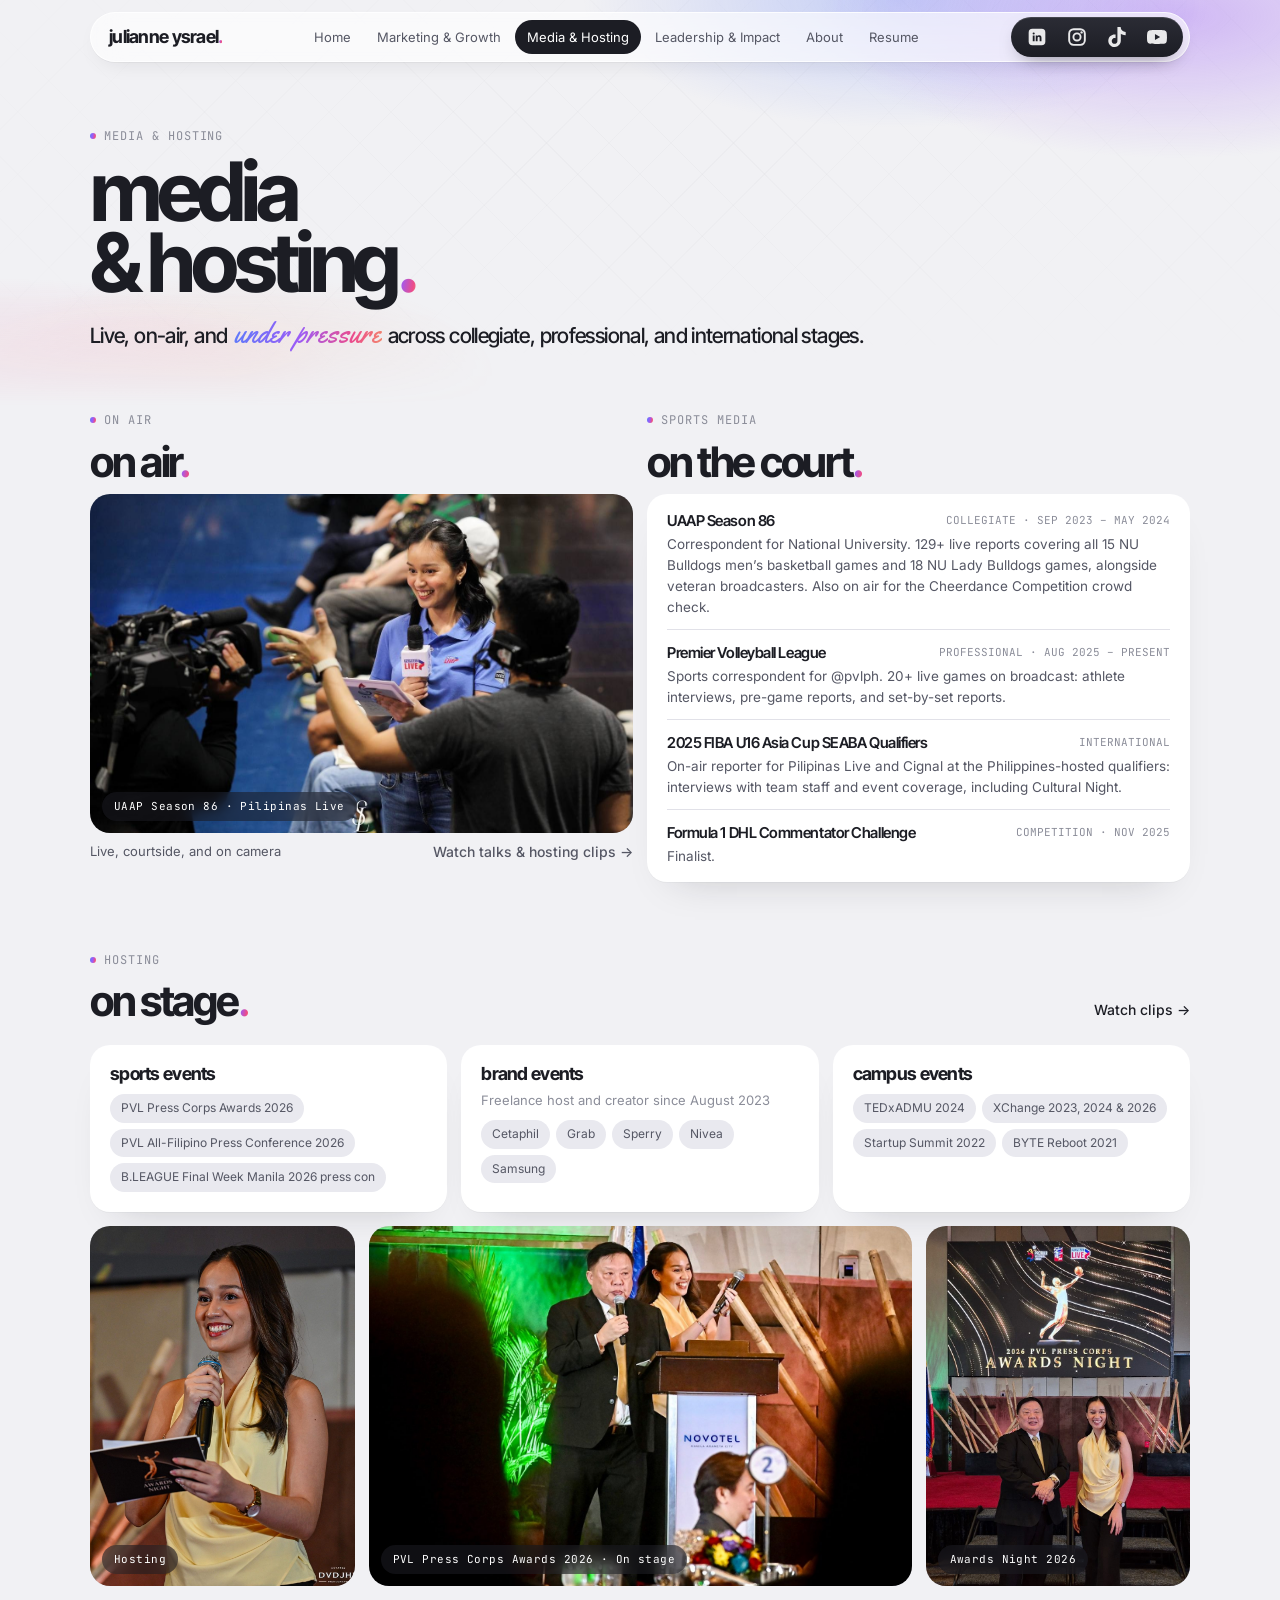
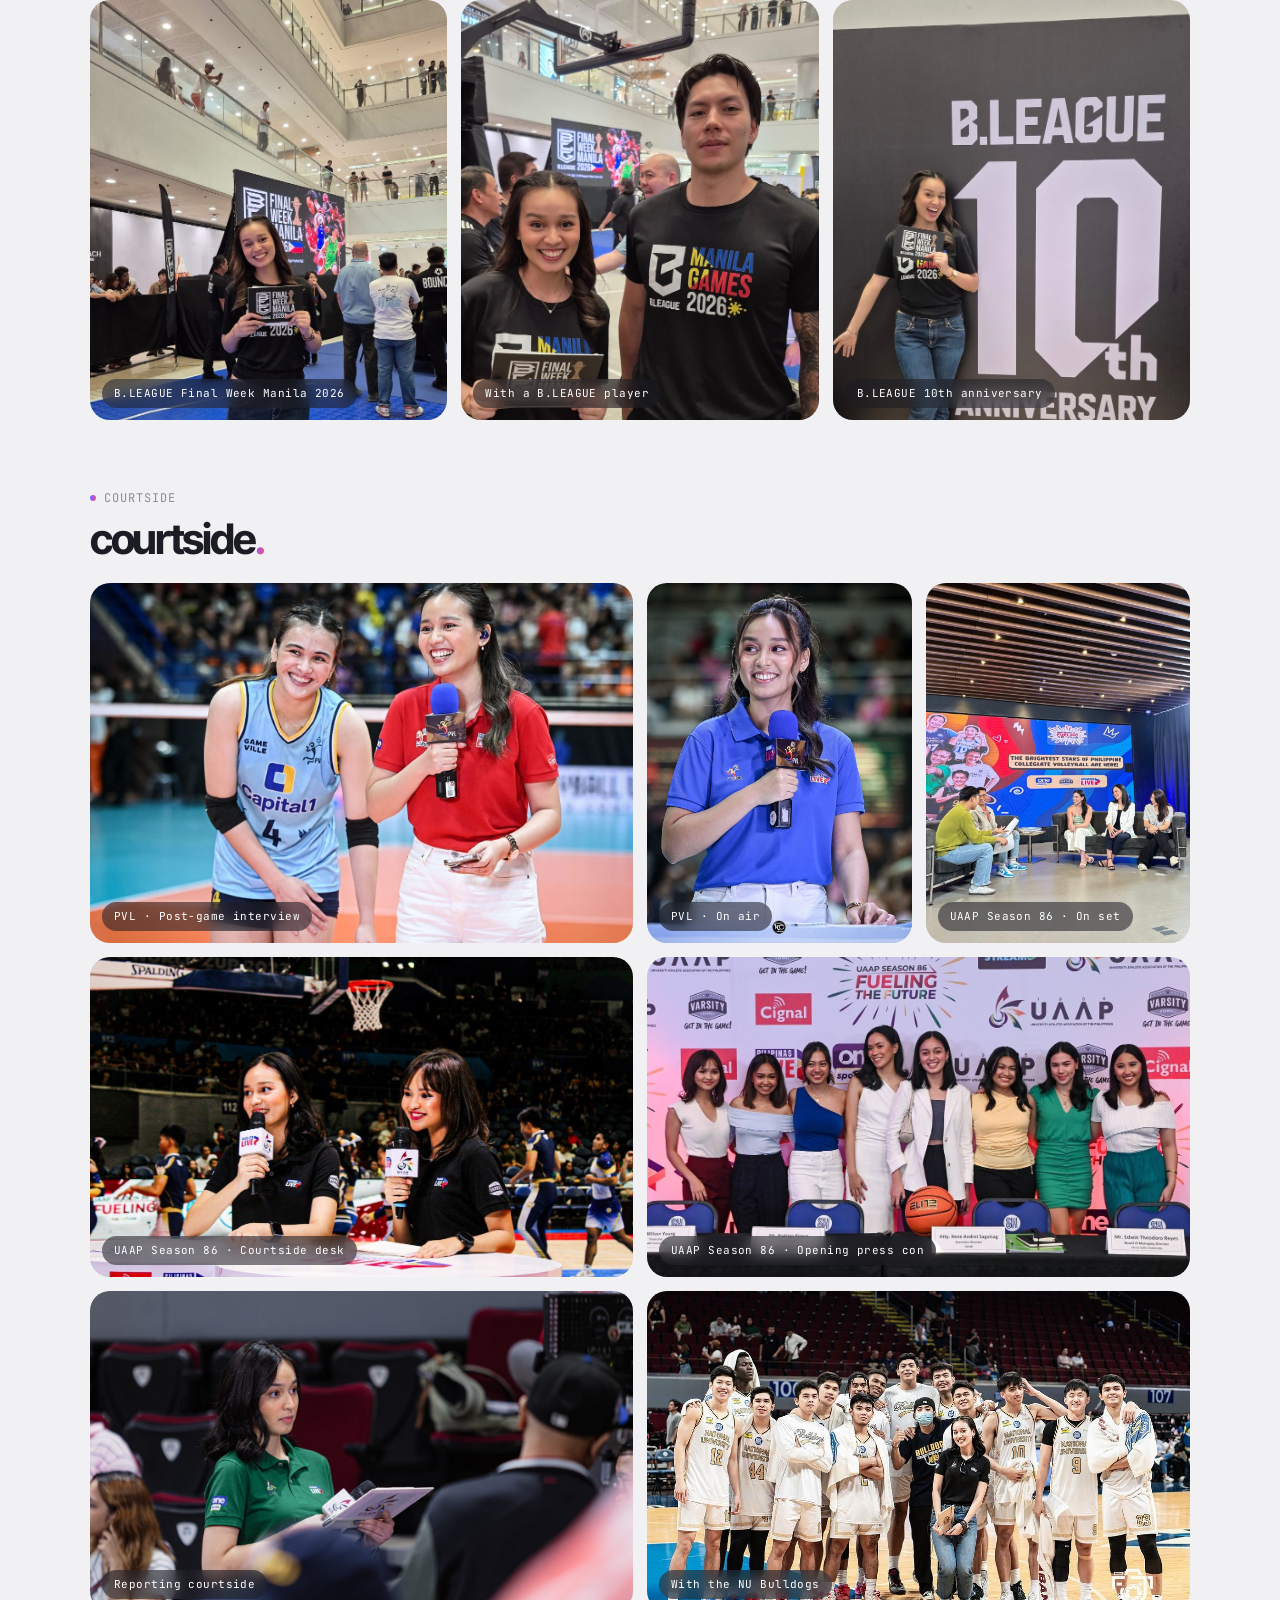
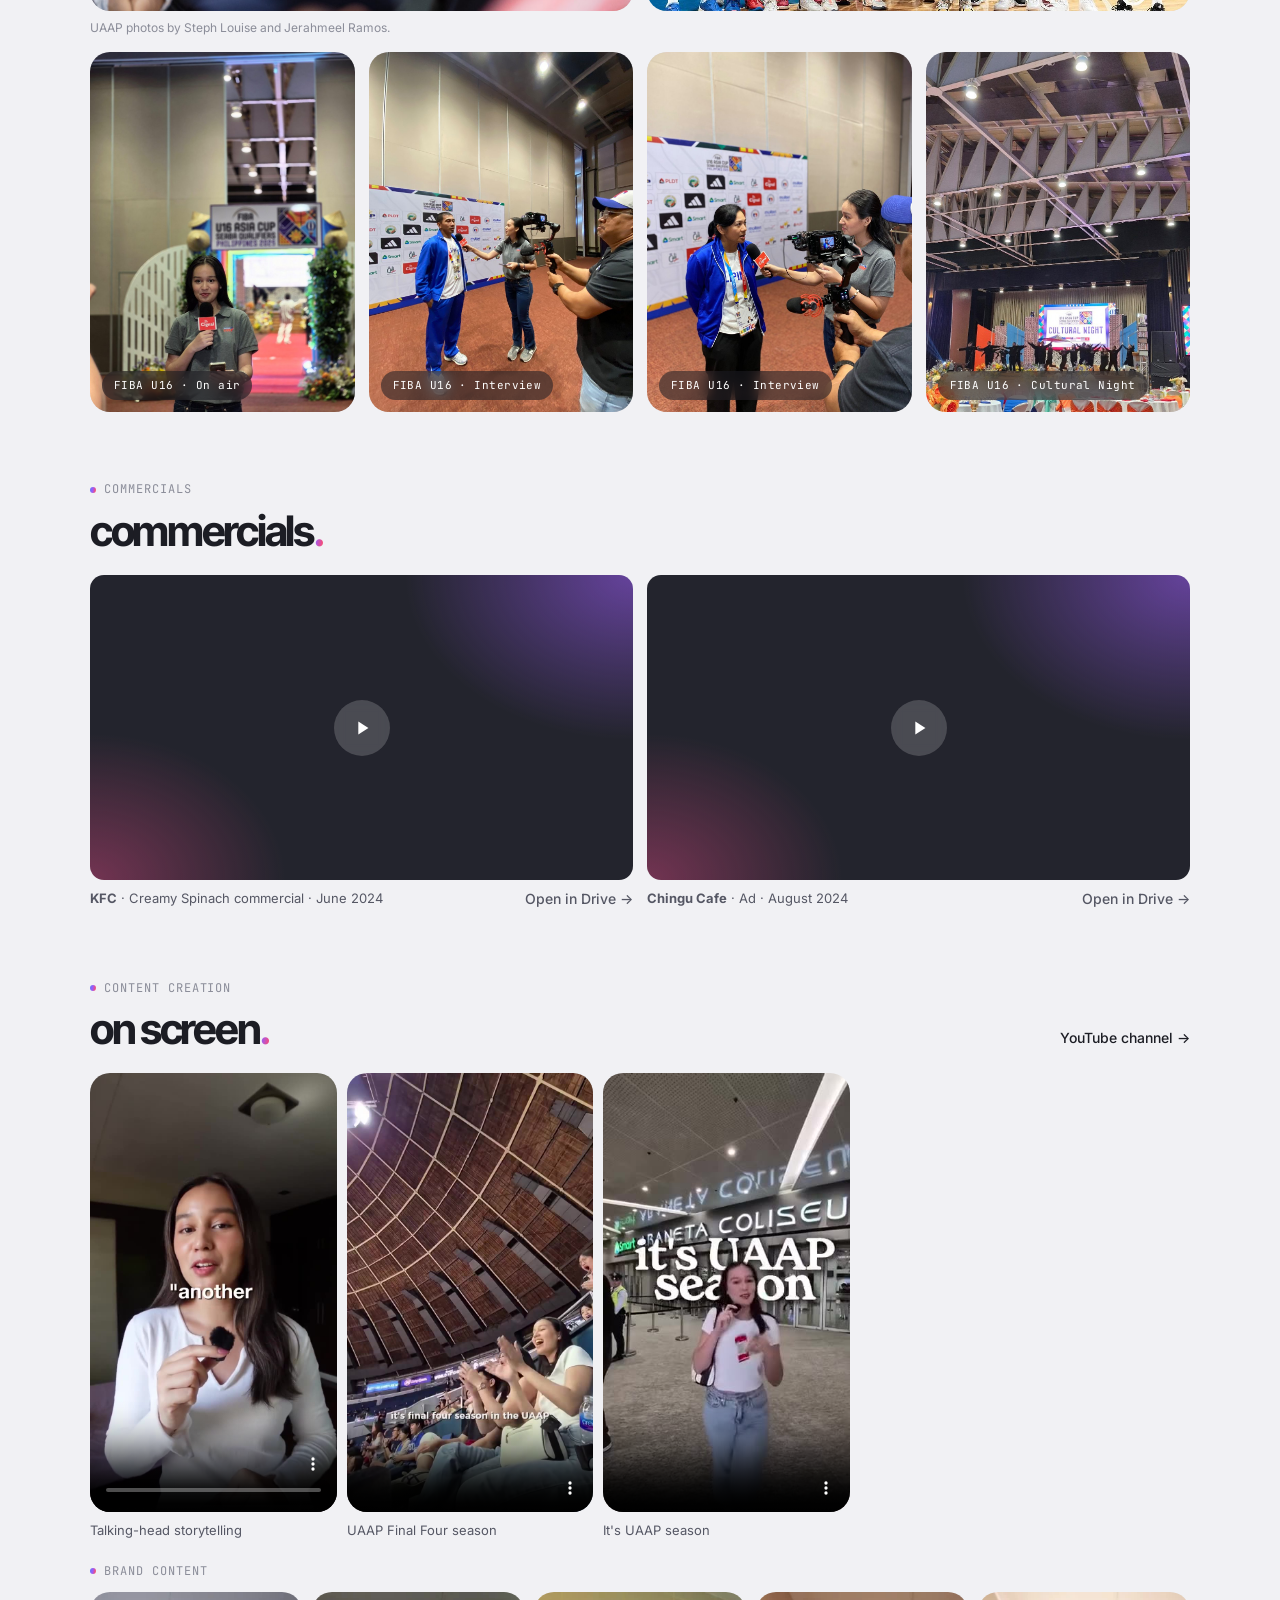
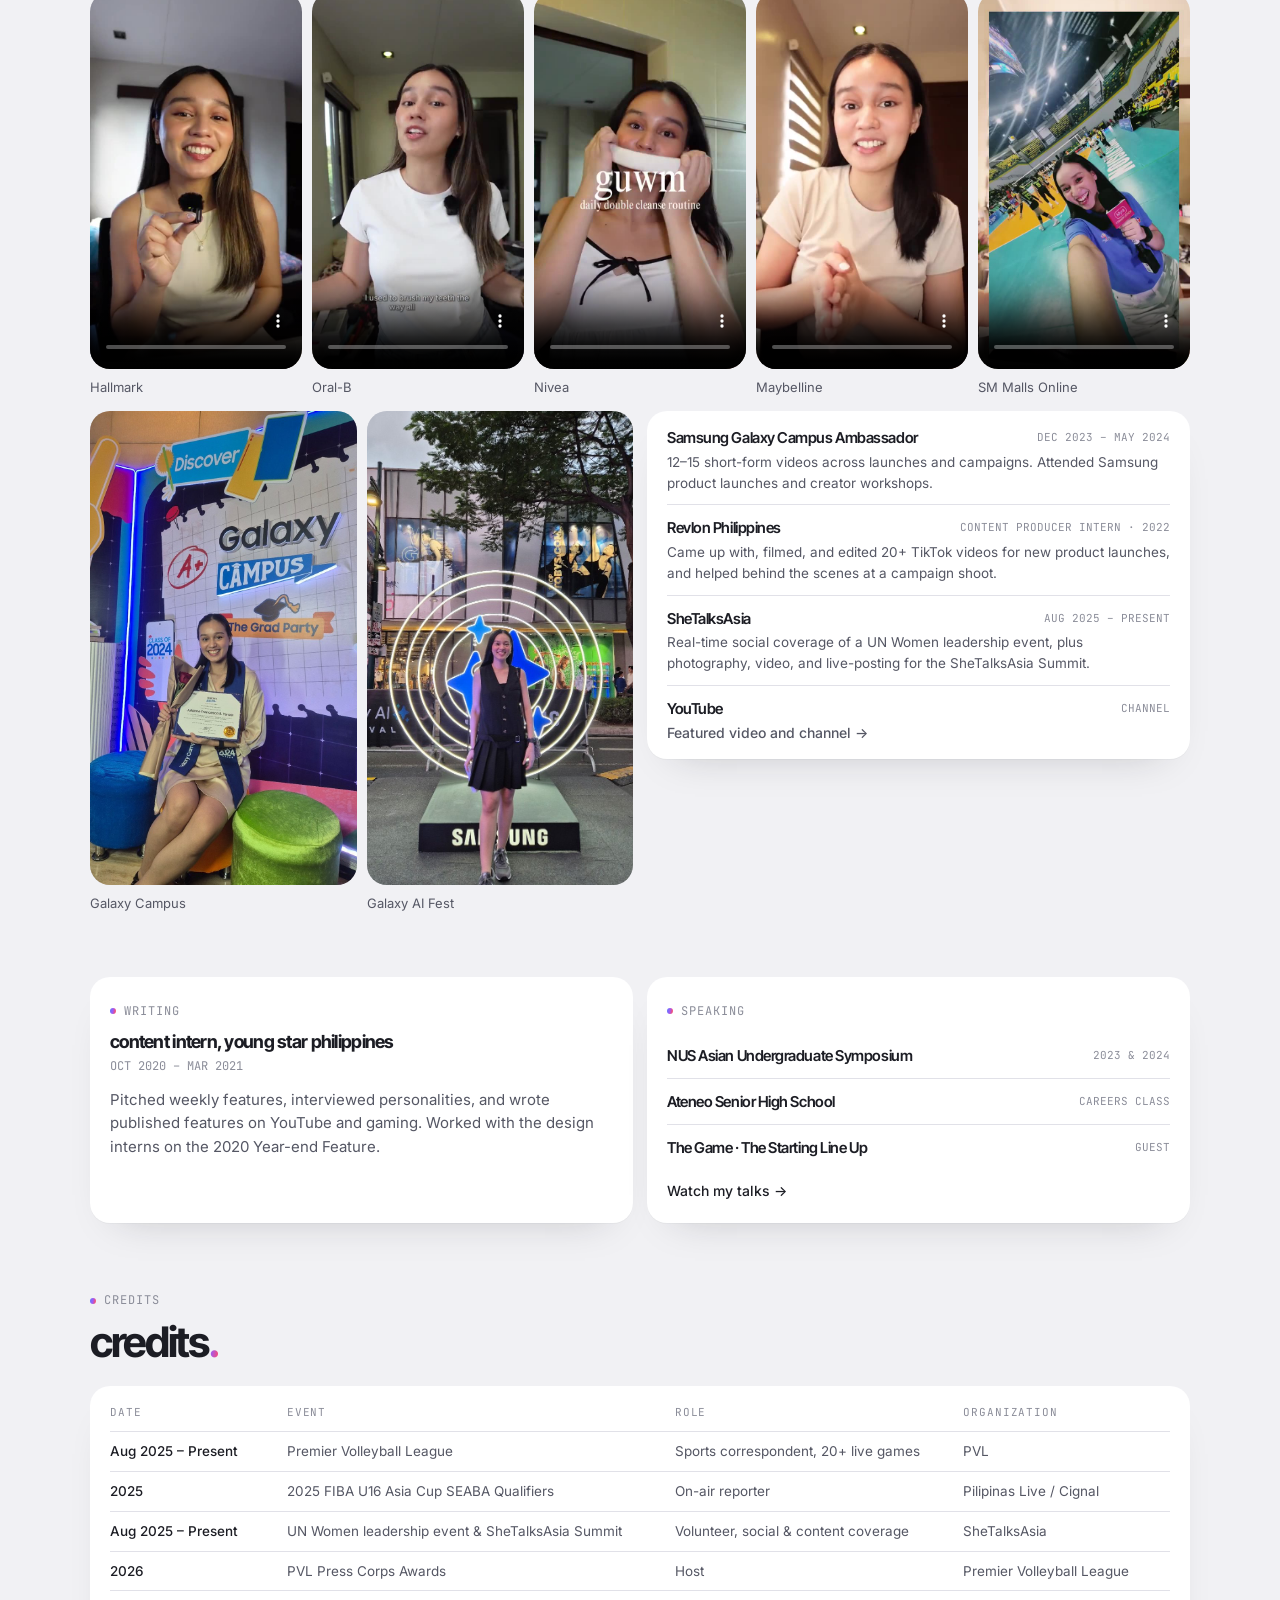
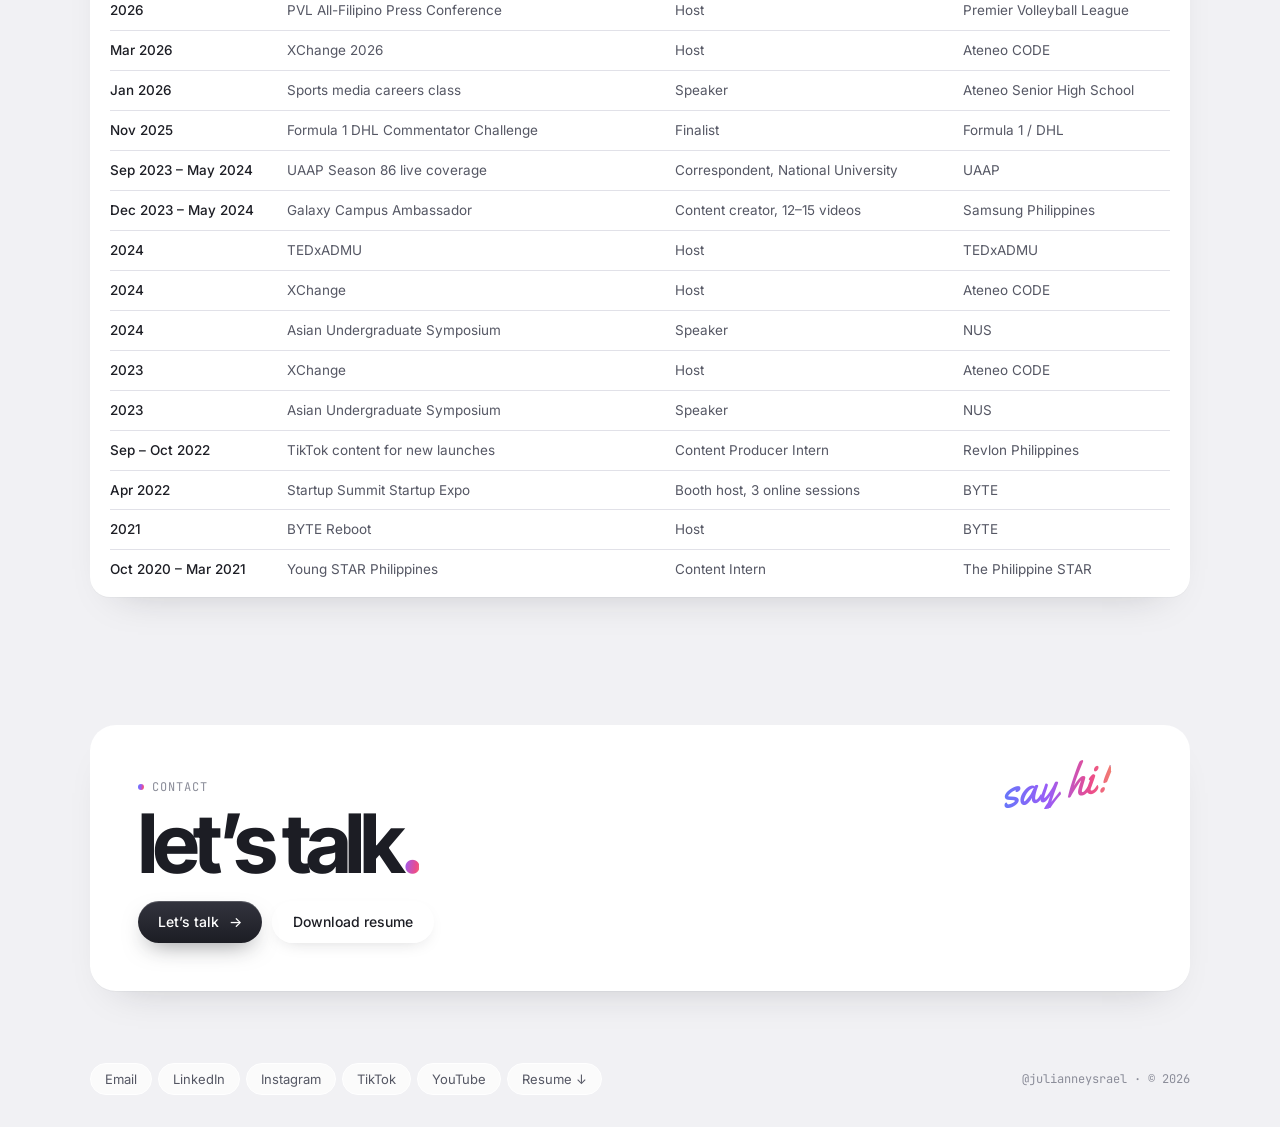
<file: media.html>
<!doctype html>
<html lang="en">
<head>
  <meta charset="utf-8">
  <meta name="viewport" content="width=device-width, initial-scale=1">
  <title>Media & Hosting | Jules Ysrael</title>
  <meta name="description" content="Sports correspondent, event host, and content creator.">
  <meta property="og:title" content="Media & Hosting | Jules Ysrael">
  <meta property="og:description" content="Sports correspondent, event host, and content creator.">
  <meta name="theme-color" content="#f1f1f4">
  <link rel="preconnect" href="https://fonts.googleapis.com">
  <link rel="preconnect" href="https://fonts.gstatic.com" crossorigin>
  <link href="https://fonts.googleapis.com/css2?family=Inter:wght@400;500;600&family=Inter+Tight:wght@500;600;700&family=JetBrains+Mono:wght@400;500&family=Yellowtail&family=Instrument+Serif:ital@0;1&display=swap" rel="stylesheet">
  <link rel="stylesheet" href="assets/styles.css">
</head>
<body>
  <header class="site-header">
    <div class="wrap">
      <div class="bar">
        <a class="logo" href="index.html">julianne ysrael<span>.</span></a>

        <nav class="nav" id="nav">
          <a href="index.html">Home</a>
          <a href="marketing.html">Marketing &amp; Growth</a>
          <a href="media.html" aria-current="page">Media &amp; Hosting</a>
          <a href="leadership.html">Leadership &amp; Impact</a>
          <a href="about.html">About</a>
          <a href="assets/Jules-Ysrael-Resume.pdf" download>Resume</a>
          <div class="socials nav-socials" aria-label="Social media">
          <a href="https://www.linkedin.com/in/julianne-ysrael-a098501b9/" target="_blank" rel="noopener" aria-label="LinkedIn" title="LinkedIn"><svg viewBox="0 0 24 24" width="20" height="20" aria-hidden="true"><rect x="2" y="2" width="20" height="20" rx="4.5" fill="currentColor"/><g class="cut" transform="translate(4.7 4.5) scale(.62)"><path d="M20.447 20.452h-3.554v-5.569c0-1.328-.027-3.037-1.852-3.037-1.853 0-2.136 1.445-2.136 2.939v5.667H9.351V9h3.414v1.561h.046c.477-.9 1.637-1.85 3.37-1.85 3.601 0 4.267 2.37 4.267 5.455v6.286zM5.337 7.433a2.064 2.064 0 1 1 0-4.128 2.064 2.064 0 0 1 0 4.128zM7.119 20.452H3.555V9h3.564v11.452z"/></g></svg></a>
          <a href="https://www.instagram.com/julianneysrael/" target="_blank" rel="noopener" aria-label="Instagram" title="Instagram"><svg viewBox="0 0 24 24" width="20" height="20" aria-hidden="true"><rect x="2.6" y="2.6" width="18.8" height="18.8" rx="5.4" fill="none" stroke="currentColor" stroke-width="2.3"/><circle cx="12" cy="12" r="4.3" fill="none" stroke="currentColor" stroke-width="2.3"/><circle cx="17.5" cy="6.5" r="1.4" fill="currentColor"/></svg></a>
          <a href="https://www.tiktok.com/@julianneysrael" target="_blank" rel="noopener" aria-label="TikTok" title="TikTok"><svg viewBox="0 0 24 24" width="20" height="20" aria-hidden="true"><path fill="currentColor" d="M12.525.02c1.31-.02 2.61-.01 3.91-.02.08 1.53.63 3.09 1.75 4.17 1.12 1.11 2.7 1.62 4.24 1.79v4.03c-1.44-.05-2.89-.35-4.2-.97-.57-.26-1.1-.59-1.62-.93-.01 2.92.01 5.84-.02 8.75-.08 1.4-.54 2.79-1.35 3.94-1.31 1.92-3.58 3.17-5.91 3.21-1.43.08-2.86-.31-4.08-1.03-2.02-1.19-3.44-3.37-3.65-5.71-.02-.5-.03-1-.01-1.49.18-1.9 1.12-3.72 2.58-4.96 1.66-1.44 3.98-2.13 6.15-1.72.02 1.48-.04 2.96-.04 4.44-.99-.32-2.15-.23-3.02.37-.63.41-1.11 1.04-1.36 1.75-.21.51-.15 1.07-.14 1.61.24 1.64 1.82 3.02 3.5 2.87 1.12-.01 2.19-.66 2.77-1.61.19-.33.4-.67.41-1.06.1-1.79.06-3.57.07-5.36.01-4.03-.01-8.05.02-12.07z"/></svg></a>
          <a href="https://www.youtube.com/c/julesysrael" target="_blank" rel="noopener" aria-label="YouTube" title="YouTube"><svg viewBox="0 0 24 24" width="20" height="20" aria-hidden="true"><path fill="currentColor" fill-rule="evenodd" d="M23.498 6.186a3.016 3.016 0 0 0-2.122-2.136C19.505 3.545 12 3.545 12 3.545s-7.505 0-9.377.505A3.017 3.017 0 0 0 .502 6.186C0 8.07 0 12 0 12s0 3.93.502 5.814a3.016 3.016 0 0 0 2.122 2.136c1.871.505 9.376.505 9.376.505s7.505 0 9.377-.505a3.015 3.015 0 0 0 2.122-2.136C24 15.93 24 12 24 12s0-3.93-.502-5.814zM9.545 15.568V8.432L15.818 12l-6.273 3.568z"/></svg></a>
          </div>
        </nav>
        <div class="bar-end">
          <div class="socials" aria-label="Social media">
          <a href="https://www.linkedin.com/in/julianne-ysrael-a098501b9/" target="_blank" rel="noopener" aria-label="LinkedIn" title="LinkedIn"><svg viewBox="0 0 24 24" width="20" height="20" aria-hidden="true"><rect x="2" y="2" width="20" height="20" rx="4.5" fill="currentColor"/><g class="cut" transform="translate(4.7 4.5) scale(.62)"><path d="M20.447 20.452h-3.554v-5.569c0-1.328-.027-3.037-1.852-3.037-1.853 0-2.136 1.445-2.136 2.939v5.667H9.351V9h3.414v1.561h.046c.477-.9 1.637-1.85 3.37-1.85 3.601 0 4.267 2.37 4.267 5.455v6.286zM5.337 7.433a2.064 2.064 0 1 1 0-4.128 2.064 2.064 0 0 1 0 4.128zM7.119 20.452H3.555V9h3.564v11.452z"/></g></svg></a>
          <a href="https://www.instagram.com/julianneysrael/" target="_blank" rel="noopener" aria-label="Instagram" title="Instagram"><svg viewBox="0 0 24 24" width="20" height="20" aria-hidden="true"><rect x="2.6" y="2.6" width="18.8" height="18.8" rx="5.4" fill="none" stroke="currentColor" stroke-width="2.3"/><circle cx="12" cy="12" r="4.3" fill="none" stroke="currentColor" stroke-width="2.3"/><circle cx="17.5" cy="6.5" r="1.4" fill="currentColor"/></svg></a>
          <a href="https://www.tiktok.com/@julianneysrael" target="_blank" rel="noopener" aria-label="TikTok" title="TikTok"><svg viewBox="0 0 24 24" width="20" height="20" aria-hidden="true"><path fill="currentColor" d="M12.525.02c1.31-.02 2.61-.01 3.91-.02.08 1.53.63 3.09 1.75 4.17 1.12 1.11 2.7 1.62 4.24 1.79v4.03c-1.44-.05-2.89-.35-4.2-.97-.57-.26-1.1-.59-1.62-.93-.01 2.92.01 5.84-.02 8.75-.08 1.4-.54 2.79-1.35 3.94-1.31 1.92-3.58 3.17-5.91 3.21-1.43.08-2.86-.31-4.08-1.03-2.02-1.19-3.44-3.37-3.65-5.71-.02-.5-.03-1-.01-1.49.18-1.9 1.12-3.72 2.58-4.96 1.66-1.44 3.98-2.13 6.15-1.72.02 1.48-.04 2.96-.04 4.44-.99-.32-2.15-.23-3.02.37-.63.41-1.11 1.04-1.36 1.75-.21.51-.15 1.07-.14 1.61.24 1.64 1.82 3.02 3.5 2.87 1.12-.01 2.19-.66 2.77-1.61.19-.33.4-.67.41-1.06.1-1.79.06-3.57.07-5.36.01-4.03-.01-8.05.02-12.07z"/></svg></a>
          <a href="https://www.youtube.com/c/julesysrael" target="_blank" rel="noopener" aria-label="YouTube" title="YouTube"><svg viewBox="0 0 24 24" width="20" height="20" aria-hidden="true"><path fill="currentColor" fill-rule="evenodd" d="M23.498 6.186a3.016 3.016 0 0 0-2.122-2.136C19.505 3.545 12 3.545 12 3.545s-7.505 0-9.377.505A3.017 3.017 0 0 0 .502 6.186C0 8.07 0 12 0 12s0 3.93.502 5.814a3.016 3.016 0 0 0 2.122 2.136c1.871.505 9.376.505 9.376.505s7.505 0 9.377-.505a3.015 3.015 0 0 0 2.122-2.136C24 15.93 24 12 24 12s0-3.93-.502-5.814zM9.545 15.568V8.432L15.818 12l-6.273 3.568z"/></svg></a>
          </div>
          <button class="nav-toggle" aria-expanded="false" aria-controls="nav">Menu</button>
        </div>
      </div>
    </div>
  </header>

  <main>
    <section class="page-hero">
      <div class="ambient" aria-hidden="true"></div>
      <div class="wrap reveal">
        <span class="eyebrow">Media &amp; Hosting</span>
        <h1 class="display">media<br>&amp; hosting<span class="dot">.</span></h1>
        <p class="lede">Live, on-air, and <span class="script">under pressure</span> across collegiate, professional, and international stages.</p>
      </div>
    </section>

    <section class="section" style="padding-top:0">
      <div class="wrap split">
        <div class="reveal">
        <div class="section-head reveal">
          <div><span class="eyebrow">On air</span><h2 class="display h-section">on air<span class="dot">.</span></h2></div>
          
        </div>
          <figure class="shot hero-shot"><img src="assets/img/media/uaap-live.jpg" alt="Jules smiling on camera with a Pilipinas Live microphone at a UAAP Season 86 game, cued by the floor director"><figcaption>UAAP Season 86 &middot; Pilipinas Live</figcaption></figure>
          <div class="video-caption"><span>Live, courtside, and on camera</span><a class="link-arrow" href="https://drive.google.com/drive/folders/1xxf5jMJoZJYxM59F4zL718xzYQ3-ewYR" target="_blank" rel="noopener">Watch talks &amp; hosting clips &rarr;</a></div>
        </div>
        <div>
        <div class="section-head reveal">
          <div><span class="eyebrow">Sports media</span><h2 class="display h-section">on the court<span class="dot">.</span></h2></div>
          
        </div>
        <ul class="item-list card reveal">
          <li><b>UAAP Season 86</b><span class="meta">COLLEGIATE &middot; SEP 2023 &ndash; MAY 2024</span><p>Correspondent for National University. 129+ live reports covering all 15 NU Bulldogs men&rsquo;s basketball games and 18 NU Lady Bulldogs games, alongside veteran broadcasters. Also on air for the Cheerdance Competition crowd check.</p></li>
          <li><b>Premier Volleyball League</b><span class="meta">PROFESSIONAL &middot; AUG 2025 &ndash; PRESENT</span><p>Sports correspondent for @pvlph. 20+ live games on broadcast: athlete interviews, pre-game reports, and set-by-set reports.</p></li>
          <li><b>2025 FIBA U16 Asia Cup SEABA Qualifiers</b><span class="meta">INTERNATIONAL</span><p>On-air reporter for Pilipinas Live and Cignal at the Philippines-hosted qualifiers: interviews with team staff and event coverage, including Cultural Night.</p></li>
          <li><b>Formula 1 DHL Commentator Challenge</b><span class="meta">COMPETITION &middot; NOV 2025</span><p>Finalist.</p></li>
        </ul>
        </div>
      </div>
    </section>

    <section class="section" style="padding-top:0">
      <div class="wrap">
        <div class="section-head reveal">
          <div><span class="eyebrow">Hosting</span><h2 class="display h-section">on stage<span class="dot">.</span></h2></div>
          <a class="link-arrow" href="https://drive.google.com/drive/folders/1xxf5jMJoZJYxM59F4zL718xzYQ3-ewYR" target="_blank" rel="noopener">Watch clips &rarr;</a>
        </div>
        <div class="grid-3">
          <div class="block card reveal"><h3>sports events</h3><ul class="chips"><li>PVL Press Corps Awards 2026</li><li>PVL All-Filipino Press Conference 2026</li><li>B.LEAGUE Final Week Manila 2026 press con</li></ul></div>
          <div class="block card reveal"><h3>brand events</h3><p class="muted" style="font-size:13px;margin:0">Freelance host and creator since August 2023</p><ul class="chips"><li>Cetaphil</li><li>Grab</li><li>Sperry</li><li>Nivea</li><li>Samsung</li></ul></div>
          <div class="block card reveal"><h3>campus events</h3><ul class="chips"><li>TEDxADMU 2024</li><li>XChange 2023, 2024 &amp; 2026</li><li>Startup Summit 2022</li><li>BYTE Reboot 2021</li></ul></div>
        </div>
        <div class="photo-wall" style="margin-top:14px">
          <figure class="shot reveal"><img src="assets/img/media/pvl-awards-host.jpg" alt="Jules hosting the 2026 PVL Press Corps Awards Night, holding a microphone and the program" loading="lazy"><figcaption>Hosting</figcaption></figure>
          <figure class="shot wide reveal"><img src="assets/img/media/pvl-awards-stage.jpg" alt="Jules on stage at the 2026 PVL Press Corps Awards Night" loading="lazy"><figcaption>PVL Press Corps Awards 2026 &middot; On stage</figcaption></figure>
          <figure class="shot reveal"><img src="assets/img/media/pvl-awards-backdrop.jpg" alt="Jules in front of the 2026 PVL Press Corps Awards Night backdrop" loading="lazy"><figcaption>Awards Night 2026</figcaption></figure>
        </div>
        <div class="photo-wall three" style="margin-top:14px">
          <figure class="shot reveal"><img src="assets/img/media/bleague-court.jpg" alt="Jules courtside at B.LEAGUE Final Week Manila 2026, holding the event program" loading="lazy"><figcaption>B.LEAGUE Final Week Manila 2026</figcaption></figure>
          <figure class="shot reveal"><img src="assets/img/media/bleague-player.jpg" alt="Jules with a B.LEAGUE player at the Manila Games 2026 event" loading="lazy"><figcaption>With a B.LEAGUE player</figcaption></figure>
          <figure class="shot reveal"><img src="assets/img/media/bleague-10th.jpg" alt="Jules in front of the B.LEAGUE 10th anniversary backdrop" loading="lazy"><figcaption>B.LEAGUE 10th anniversary</figcaption></figure>
        </div>
      </div>
    </section>

    <section class="section" style="padding-top:0">
      <div class="wrap">
        <div class="section-head reveal">
          <div><span class="eyebrow">Courtside</span><h2 class="display h-section">courtside<span class="dot">.</span></h2></div>
          
        </div>
        <div class="photo-wall">
          <figure class="shot wide reveal"><img src="assets/img/media/pvl-interview.jpg" alt="Jules interviewing a Capital1 player courtside at a PVL game" loading="lazy"><figcaption>PVL &middot; Post-game interview</figcaption></figure>
          <figure class="shot reveal"><img src="assets/img/media/pvl-courtside.jpg" alt="Jules holding a PVL microphone courtside" loading="lazy"><figcaption>PVL &middot; On air</figcaption></figure>
          <figure class="shot reveal"><img src="assets/img/media/uaap-studio.jpg" alt="Jules on set for a UAAP Season 86 show" loading="lazy"><figcaption>UAAP Season 86 &middot; On set</figcaption></figure>
        </div>
        <div class="photo-wall uaap" style="margin-top:14px">
          <figure class="shot half reveal"><img src="assets/img/media/uaap-desk.jpg" alt="Jules co-hosting from the Pilipinas Live courtside desk at a UAAP Season 86 game" loading="lazy"><figcaption>UAAP Season 86 &middot; Courtside desk</figcaption></figure>
          <figure class="shot half reveal"><img src="assets/img/media/uaap-presscon.jpg" alt="Jules with the UAAP Season 86 courtside reporters at the season press conference" loading="lazy"><figcaption>UAAP Season 86 &middot; Opening press con</figcaption></figure>
          <figure class="shot half reveal"><img src="assets/img/media/uaap-courtside.jpg" alt="Jules preparing her report courtside in a One Sports polo" loading="lazy"><figcaption>Reporting courtside</figcaption></figure>
          <figure class="shot half reveal"><img src="assets/img/media/uaap-nu-team.jpg" alt="Jules with the National University Bulldogs men's basketball team on court" loading="lazy"><figcaption>With the NU Bulldogs</figcaption></figure>
        </div>
        <p class="muted" style="font-size:12px;margin:8px 0 0">UAAP photos by Steph Louise and Jerahmeel Ramos.</p>
        <div class="photo-wall" style="margin-top:14px">
          <figure class="shot reveal"><img src="assets/img/media/fiba-onair.jpg" alt="Jules reporting on air for Cignal at the FIBA U16 Asia Cup SEABA Qualifiers" loading="lazy"><figcaption>FIBA U16 &middot; On air</figcaption></figure>
          <figure class="shot reveal"><img src="assets/img/media/fiba-interview-1.jpg" alt="Jules interviewing a Philippine team coach in front of the FIBA U16 sponsor wall" loading="lazy"><figcaption>FIBA U16 &middot; Interview</figcaption></figure>
          <figure class="shot reveal"><img src="assets/img/media/fiba-interview-2.jpg" alt="Jules interviewing a Philippine team official at the FIBA U16 Asia Cup SEABA Qualifiers" loading="lazy"><figcaption>FIBA U16 &middot; Interview</figcaption></figure>
          <figure class="shot reveal"><img src="assets/img/media/fiba-cultural-night.jpg" alt="Performers on stage at the FIBA U16 Asia Cup SEABA Qualifiers Cultural Night" loading="lazy"><figcaption>FIBA U16 &middot; Cultural Night</figcaption></figure>
        </div>
      </div>
    </section>

    <section class="section" style="padding-top:0">
      <div class="wrap">
        <div class="section-head reveal">
          <div><span class="eyebrow">Commercials</span><h2 class="display h-section">commercials<span class="dot">.</span></h2></div>
          
        </div>
        <div class="grid-2">
          <div class="reveal">
            <div class="video"><iframe src="https://drive.google.com/file/d/1iyUvWuMz39A7zD3TEc5Kul56b1elNIMh/preview" title="KFC Creamy Spinach commercial" loading="lazy" allow="autoplay; fullscreen" allowfullscreen></iframe></div>
            <div class="video-caption"><span><b>KFC</b> &middot; Creamy Spinach commercial &middot; June 2024</span><a class="link-arrow" href="https://drive.google.com/file/d/1iyUvWuMz39A7zD3TEc5Kul56b1elNIMh/view?usp=sharing" target="_blank" rel="noopener">Open in Drive &rarr;</a></div>
          </div>
          <div class="reveal">
            <div class="video"><iframe src="https://drive.google.com/file/d/1MOcyVTOCNXx3Z50TR8xV1Cx-ftf9W7Ws/preview" title="Chingu Cafe Ad" loading="lazy" allow="autoplay; fullscreen" allowfullscreen></iframe></div>
            <div class="video-caption"><span><b>Chingu Cafe</b> &middot; Ad &middot; August 2024</span><a class="link-arrow" href="https://drive.google.com/file/d/1MOcyVTOCNXx3Z50TR8xV1Cx-ftf9W7Ws/view?usp=sharing" target="_blank" rel="noopener">Open in Drive &rarr;</a></div>
          </div>
        </div>
      </div>
    </section>

    <section class="section" style="padding-top:0">
      <div class="wrap">
        <div class="section-head reveal">
          <div><span class="eyebrow">Content creation</span><h2 class="display h-section">on screen<span class="dot">.</span></h2></div>
          <a class="link-arrow" href="https://www.youtube.com/c/julesysrael" target="_blank" rel="noopener">YouTube channel &rarr;</a>
        </div>
        <div class="shorts top reveal">
          <div><figure class="shot vid" style="aspect-ratio:9/16"><video src="assets/video/content-1.mp4" poster="assets/video/content-1.jpg" controls playsinline preload="none" aria-label="Jules talking to camera in a short-form video"></video></figure><div class="video-caption"><span>Talking-head storytelling</span></div></div>
          <div><figure class="shot vid" style="aspect-ratio:9/16"><video src="assets/video/content-2.mp4" poster="assets/video/content-2.jpg" controls playsinline preload="none" aria-label="Jules filming short-form content from the stands at a basketball game"></video></figure><div class="video-caption"><span>UAAP Final Four season</span></div></div>
          <div><figure class="shot vid" style="aspect-ratio:9/16"><video src="assets/video/content-3.mp4" poster="assets/video/content-3.jpg" controls playsinline preload="none" aria-label="Jules vlogging outside Araneta Coliseum before an Ateneo vs Adamson game"></video></figure><div class="video-caption"><span>It's UAAP season</span></div></div>
        </div>
        <span class="eyebrow reveal" style="margin-top:22px">Brand content</span>
        <div class="shorts five reveal">
          <div><figure class="shot vid" style="aspect-ratio:9/16"><video src="assets/video/brand-hallmark.mp4" poster="assets/video/brand-hallmark.jpg" controls playsinline preload="none" aria-label="Jules unboxing Hallmark cards for a brand video"></video></figure><div class="video-caption"><span>Hallmark</span></div></div>
          <div><figure class="shot vid" style="aspect-ratio:9/16"><video src="assets/video/brand-oralb.mp4" poster="assets/video/brand-oralb.jpg" controls playsinline preload="none" aria-label="Jules reviewing an Oral-B electric toothbrush"></video></figure><div class="video-caption"><span>Oral-B</span></div></div>
          <div><figure class="shot vid" style="aspect-ratio:9/16"><video src="assets/video/brand-nivea.mp4" poster="assets/video/brand-nivea.jpg" controls playsinline preload="none" aria-label="Jules showing her Nivea Micellar double-cleanse routine"></video></figure><div class="video-caption"><span>Nivea</span></div></div>
          <div><figure class="shot vid" style="aspect-ratio:9/16"><video src="assets/video/brand-maybelline.mp4" poster="assets/video/brand-maybelline.jpg" controls playsinline preload="none" aria-label="Jules reviewing a Maybelline transfer-proof lip product"></video></figure><div class="video-caption"><span>Maybelline</span></div></div>
          <div><figure class="shot vid" style="aspect-ratio:9/16"><video src="assets/video/brand-smmalls.mp4" poster="assets/video/brand-smmalls.jpg" controls playsinline preload="none" aria-label="Jules promoting the SM Malls Online shopping app"></video></figure><div class="video-caption"><span>SM Malls Online</span></div></div>
        </div>
        <div class="split" style="margin-top:14px">
        <div class="shorts two reveal">
          <div><figure class="shot" style="aspect-ratio:9/16"><img src="assets/img/media/samsung-galaxy-campus.jpg" alt="Jules at the Samsung Galaxy Campus Class of 2024 grad party, holding her certificate" loading="lazy"></figure><div class="video-caption"><span>Galaxy Campus</span></div></div>
          <div><figure class="shot" style="aspect-ratio:9/16"><img src="assets/img/media/samsung-galaxy-ai-festival.jpg" alt="Jules at the Samsung Galaxy AI Festival installation" loading="lazy"></figure><div class="video-caption"><span>Galaxy AI Fest</span></div></div>
        </div>
        <ul class="item-list card reveal">
          <li><b>Samsung Galaxy Campus Ambassador</b><span class="meta">DEC 2023 &ndash; MAY 2024</span><p>12&ndash;15 short-form videos across launches and campaigns. Attended Samsung product launches and creator workshops.</p></li>
          <li><b>Revlon Philippines</b><span class="meta">CONTENT PRODUCER INTERN &middot; 2022</span><p>Came up with, filmed, and edited 20+ TikTok videos for new product launches, and helped behind the scenes at a campaign shoot.</p></li>
          <li><b>SheTalksAsia</b><span class="meta">AUG 2025 &ndash; PRESENT</span><p>Real-time social coverage of a UN Women leadership event, plus photography, video, and live-posting for the SheTalksAsia Summit.</p></li>
          <li><b>YouTube</b><span class="meta">CHANNEL</span><p><a class="link-arrow" href="https://www.youtube.com/c/julesysrael" target="_blank" rel="noopener">Featured video and channel &rarr;</a></p></li>
        </ul>
        </div>
      </div>
    </section>

    <section class="section" style="padding-top:0">
      <div class="wrap grid-2">
        <div class="block card reveal">
          <span class="eyebrow">Writing</span>
          <h3>content intern, young star philippines</h3>
          <p class="muted" style="font-family:var(--mono);font-size:12px">OCT 2020 &ndash; MAR 2021</p>
          <p style="color:var(--ink-2);margin:0">Pitched weekly features, interviewed personalities, and wrote published features on YouTube and gaming. Worked with the design interns on the 2020 Year-end Feature.</p>
        </div>
        <div class="block card reveal">
          <span class="eyebrow">Speaking</span>
          <ul class="item-list" style="padding:0">
            <li><b>NUS Asian Undergraduate Symposium</b><span class="meta">2023 &amp; 2024</span></li>
            <li><b>Ateneo Senior High School</b><span class="meta">CAREERS CLASS</span></li>
            <li><b>The Game &middot; The Starting Line Up</b><span class="meta">GUEST</span></li>
          </ul>
          <a class="link-arrow" href="https://drive.google.com/drive/folders/1xxf5jMJoZJYxM59F4zL718xzYQ3-ewYR" target="_blank" rel="noopener" style="margin-top:10px">Watch my talks &rarr;</a>
        </div>
      </div>
    </section>

    <section class="section" style="padding-top:0">
      <div class="wrap">
        <div class="section-head reveal">
          <div><span class="eyebrow">Credits</span><h2 class="display h-section">credits<span class="dot">.</span></h2></div>
          
        </div>
        <div class="table-card card reveal">
          <div class="table-wrap">
            <table>
              <thead><tr><th>Date</th><th>Event</th><th>Role</th><th>Organization</th></tr></thead>
              <tbody>
                <tr><td>Aug 2025 &ndash; Present</td><td>Premier Volleyball League</td><td>Sports correspondent, 20+ live games</td><td>PVL</td></tr>
                <tr><td>2025</td><td>2025 FIBA U16 Asia Cup SEABA Qualifiers</td><td>On-air reporter</td><td>Pilipinas Live / Cignal</td></tr>
                <tr><td>Aug 2025 &ndash; Present</td><td>UN Women leadership event &amp; SheTalksAsia Summit</td><td>Volunteer, social &amp; content coverage</td><td>SheTalksAsia</td></tr>
                <tr><td>2026</td><td>PVL Press Corps Awards</td><td>Host</td><td>Premier Volleyball League</td></tr>
                <tr><td>2026</td><td>PVL All-Filipino Press Conference</td><td>Host</td><td>Premier Volleyball League</td></tr>
                <tr><td>Mar 2026</td><td>XChange 2026</td><td>Host</td><td>Ateneo CODE</td></tr>
                <tr><td>Jan 2026</td><td>Sports media careers class</td><td>Speaker</td><td>Ateneo Senior High School</td></tr>
                <tr><td>Nov 2025</td><td>Formula 1 DHL Commentator Challenge</td><td>Finalist</td><td>Formula 1 / DHL</td></tr>
                <tr><td>Sep 2023 &ndash; May 2024</td><td>UAAP Season 86 live coverage</td><td>Correspondent, National University</td><td>UAAP</td></tr>
                <tr><td>Dec 2023 &ndash; May 2024</td><td>Galaxy Campus Ambassador</td><td>Content creator, 12&ndash;15 videos</td><td>Samsung Philippines</td></tr>
                <tr><td>2024</td><td>TEDxADMU</td><td>Host</td><td>TEDxADMU</td></tr>
                <tr><td>2024</td><td>XChange</td><td>Host</td><td>Ateneo CODE</td></tr>
                <tr><td>2024</td><td>Asian Undergraduate Symposium</td><td>Speaker</td><td>NUS</td></tr>
                <tr><td>2023</td><td>XChange</td><td>Host</td><td>Ateneo CODE</td></tr>
                <tr><td>2023</td><td>Asian Undergraduate Symposium</td><td>Speaker</td><td>NUS</td></tr>
                <tr><td>Sep &ndash; Oct 2022</td><td>TikTok content for new launches</td><td>Content Producer Intern</td><td>Revlon Philippines</td></tr>
                <tr><td>Apr 2022</td><td>Startup Summit Startup Expo</td><td>Booth host, 3 online sessions</td><td>BYTE</td></tr>
                <tr><td>2021</td><td>BYTE Reboot</td><td>Host</td><td>BYTE</td></tr>
                <tr><td>Oct 2020 &ndash; Mar 2021</td><td>Young STAR Philippines</td><td>Content Intern</td><td>The Philippine STAR</td></tr>
              </tbody>
            </table>
          </div>
        </div>
      </div>
    </section>

    <section class="section">
      <div class="wrap">
        <div class="cta-card card reveal">
          <div class="ambient" aria-hidden="true"></div>
          <span class="script sig" aria-hidden="true">say hi!</span>
          <span class="eyebrow">Contact</span>
          <p class="display">let&rsquo;s talk<span class="dot">.</span></p>
          <div class="btns">
            <a class="btn btn-primary" href="mailto:ysraejulianne@gmail.com">Let&rsquo;s talk <span class="arrow">&rarr;</span></a>
            <a class="btn btn-ghost" href="assets/Jules-Ysrael-Resume.pdf" download>Download resume</a>
          </div>
        </div>
      </div>
    </section>
  </main>

  <footer class="site-footer">
    <div class="wrap">
      <ul>
        <li><a href="mailto:ysraejulianne@gmail.com">Email</a></li>
        <li><a href="https://www.linkedin.com/in/julianne-ysrael-a098501b9/" target="_blank" rel="noopener">LinkedIn</a></li>
        <li><a href="https://www.instagram.com/julianneysrael/" target="_blank" rel="noopener">Instagram</a></li>
        <li><a href="https://www.tiktok.com/@julianneysrael" target="_blank" rel="noopener">TikTok</a></li>
        <li><a href="https://www.youtube.com/c/julesysrael" target="_blank" rel="noopener">YouTube</a></li>
        <li><a href="assets/Jules-Ysrael-Resume.pdf" download>Resume &darr;</a></li>
      </ul>
      <span class="muted">@julianneysrael &middot; &copy; <span id="year">2026</span></span>
    </div>
  </footer>
  <script src="assets/main.js"></script>
</body>
</html>
</file>
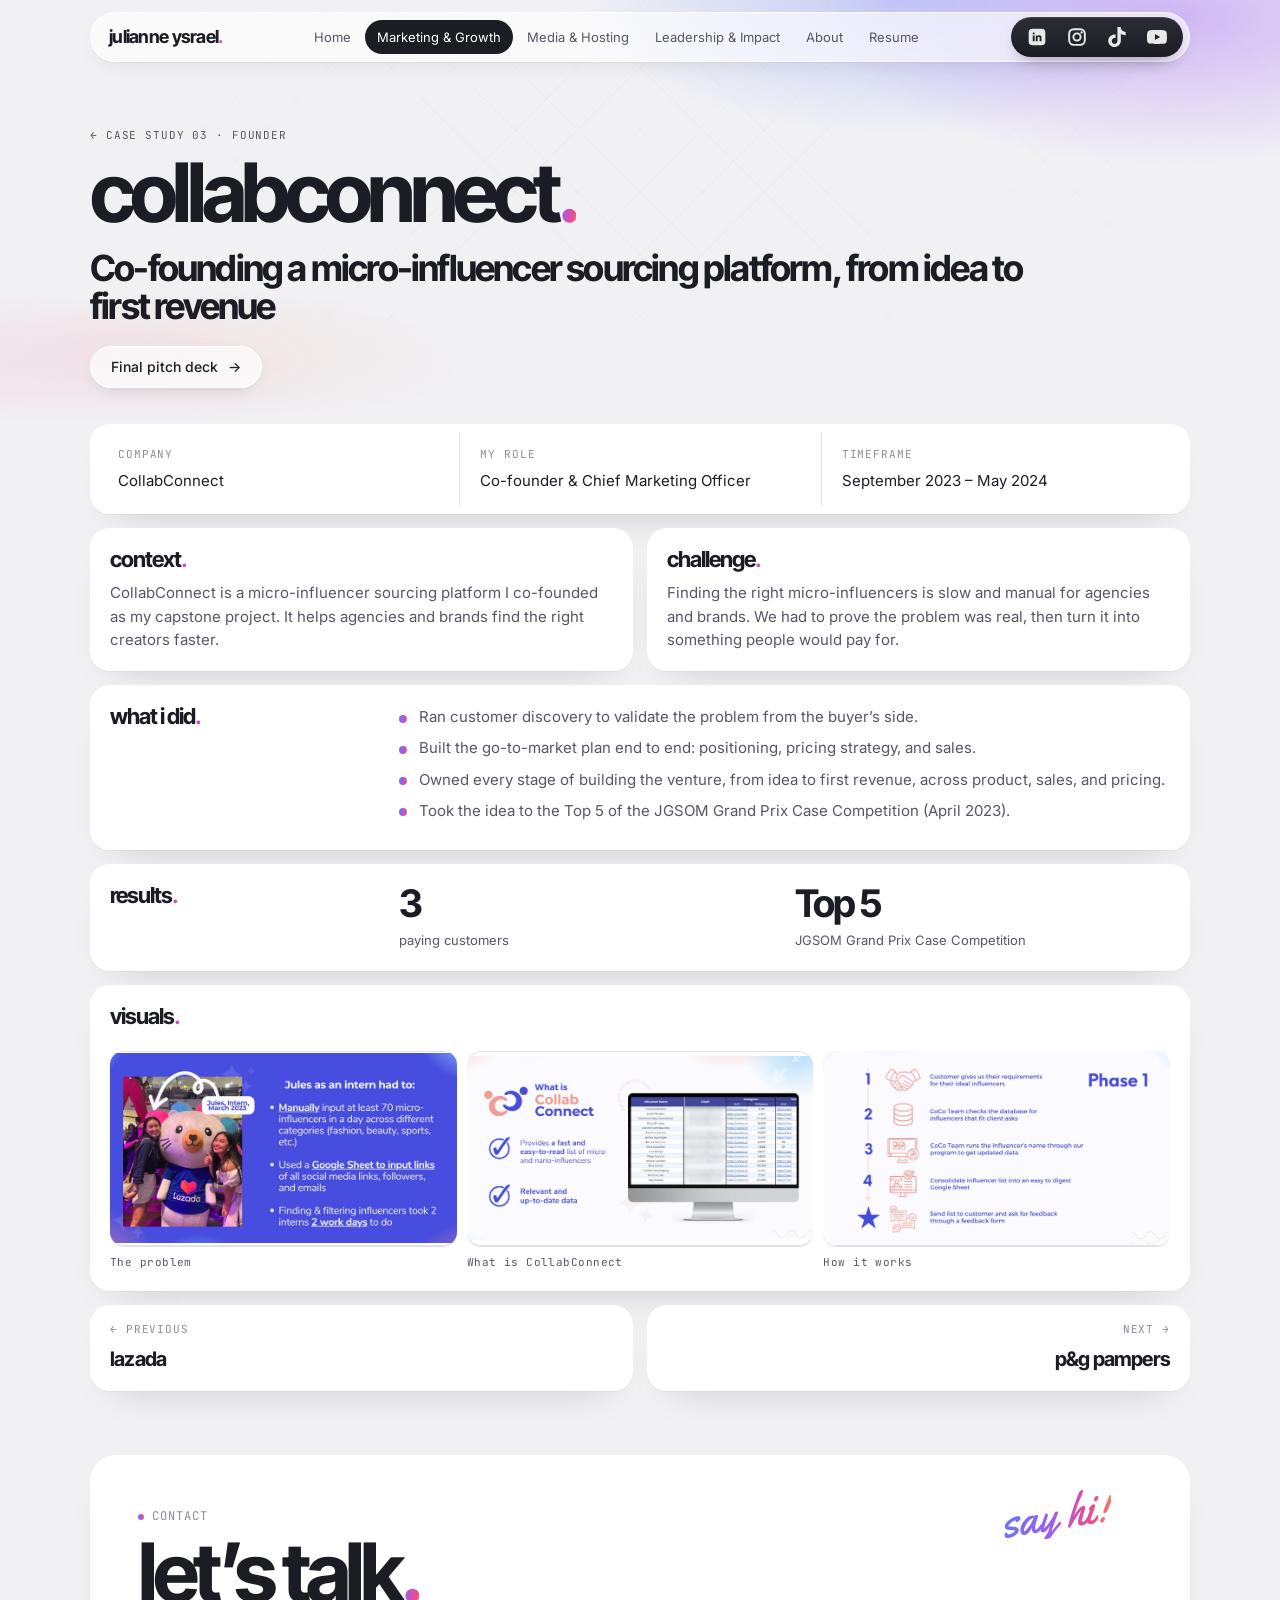
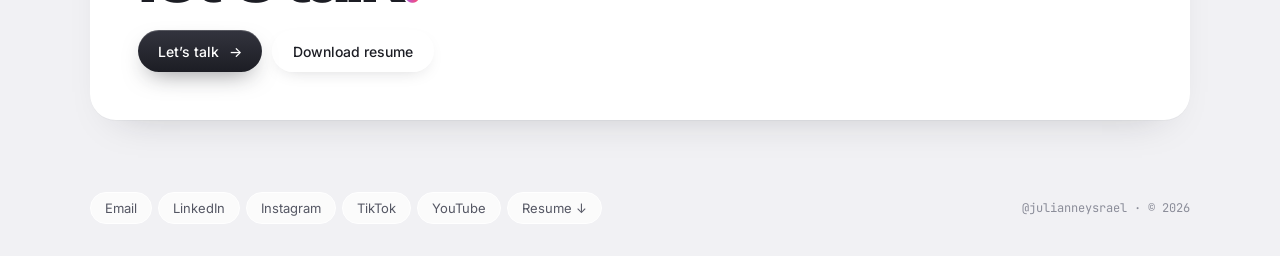
<file: work/collabconnect.html>
<!doctype html>
<html lang="en">
<head>
  <meta charset="utf-8">
  <meta name="viewport" content="width=device-width, initial-scale=1">
  <title>CollabConnect case study | Jules Ysrael</title>
  <meta name="description" content="A co-founded venture: discovery, positioning, pricing, and 3 paying customers.">
  <meta property="og:title" content="CollabConnect case study | Jules Ysrael">
  <meta property="og:description" content="A co-founded venture: discovery, positioning, pricing, and 3 paying customers.">
  <meta name="theme-color" content="#f1f1f4">
  <link rel="preconnect" href="https://fonts.googleapis.com">
  <link rel="preconnect" href="https://fonts.gstatic.com" crossorigin>
  <link href="https://fonts.googleapis.com/css2?family=Inter:wght@400;500;600&family=Inter+Tight:wght@500;600;700&family=JetBrains+Mono:wght@400;500&family=Yellowtail&family=Instrument+Serif:ital@0;1&display=swap" rel="stylesheet">
  <link rel="stylesheet" href="../assets/styles.css">
</head>
<body>
  <header class="site-header">
    <div class="wrap">
      <div class="bar">
        <a class="logo" href="../index.html">julianne ysrael<span>.</span></a>

        <nav class="nav" id="nav">
          <a href="../index.html">Home</a>
          <a href="../marketing.html" aria-current="page">Marketing &amp; Growth</a>
          <a href="../media.html">Media &amp; Hosting</a>
          <a href="../leadership.html">Leadership &amp; Impact</a>
          <a href="../about.html">About</a>
          <a href="../assets/Jules-Ysrael-Resume.pdf" download>Resume</a>
          <div class="socials nav-socials" aria-label="Social media">
          <a href="https://www.linkedin.com/in/julianne-ysrael-a098501b9/" target="_blank" rel="noopener" aria-label="LinkedIn" title="LinkedIn"><svg viewBox="0 0 24 24" width="20" height="20" aria-hidden="true"><rect x="2" y="2" width="20" height="20" rx="4.5" fill="currentColor"/><g class="cut" transform="translate(4.7 4.5) scale(.62)"><path d="M20.447 20.452h-3.554v-5.569c0-1.328-.027-3.037-1.852-3.037-1.853 0-2.136 1.445-2.136 2.939v5.667H9.351V9h3.414v1.561h.046c.477-.9 1.637-1.85 3.37-1.85 3.601 0 4.267 2.37 4.267 5.455v6.286zM5.337 7.433a2.064 2.064 0 1 1 0-4.128 2.064 2.064 0 0 1 0 4.128zM7.119 20.452H3.555V9h3.564v11.452z"/></g></svg></a>
          <a href="https://www.instagram.com/julianneysrael/" target="_blank" rel="noopener" aria-label="Instagram" title="Instagram"><svg viewBox="0 0 24 24" width="20" height="20" aria-hidden="true"><rect x="2.6" y="2.6" width="18.8" height="18.8" rx="5.4" fill="none" stroke="currentColor" stroke-width="2.3"/><circle cx="12" cy="12" r="4.3" fill="none" stroke="currentColor" stroke-width="2.3"/><circle cx="17.5" cy="6.5" r="1.4" fill="currentColor"/></svg></a>
          <a href="https://www.tiktok.com/@julianneysrael" target="_blank" rel="noopener" aria-label="TikTok" title="TikTok"><svg viewBox="0 0 24 24" width="20" height="20" aria-hidden="true"><path fill="currentColor" d="M12.525.02c1.31-.02 2.61-.01 3.91-.02.08 1.53.63 3.09 1.75 4.17 1.12 1.11 2.7 1.62 4.24 1.79v4.03c-1.44-.05-2.89-.35-4.2-.97-.57-.26-1.1-.59-1.62-.93-.01 2.92.01 5.84-.02 8.75-.08 1.4-.54 2.79-1.35 3.94-1.31 1.92-3.58 3.17-5.91 3.21-1.43.08-2.86-.31-4.08-1.03-2.02-1.19-3.44-3.37-3.65-5.71-.02-.5-.03-1-.01-1.49.18-1.9 1.12-3.72 2.58-4.96 1.66-1.44 3.98-2.13 6.15-1.72.02 1.48-.04 2.96-.04 4.44-.99-.32-2.15-.23-3.02.37-.63.41-1.11 1.04-1.36 1.75-.21.51-.15 1.07-.14 1.61.24 1.64 1.82 3.02 3.5 2.87 1.12-.01 2.19-.66 2.77-1.61.19-.33.4-.67.41-1.06.1-1.79.06-3.57.07-5.36.01-4.03-.01-8.05.02-12.07z"/></svg></a>
          <a href="https://www.youtube.com/c/julesysrael" target="_blank" rel="noopener" aria-label="YouTube" title="YouTube"><svg viewBox="0 0 24 24" width="20" height="20" aria-hidden="true"><path fill="currentColor" fill-rule="evenodd" d="M23.498 6.186a3.016 3.016 0 0 0-2.122-2.136C19.505 3.545 12 3.545 12 3.545s-7.505 0-9.377.505A3.017 3.017 0 0 0 .502 6.186C0 8.07 0 12 0 12s0 3.93.502 5.814a3.016 3.016 0 0 0 2.122 2.136c1.871.505 9.376.505 9.376.505s7.505 0 9.377-.505a3.015 3.015 0 0 0 2.122-2.136C24 15.93 24 12 24 12s0-3.93-.502-5.814zM9.545 15.568V8.432L15.818 12l-6.273 3.568z"/></svg></a>
          </div>
        </nav>
        <div class="bar-end">
          <div class="socials" aria-label="Social media">
          <a href="https://www.linkedin.com/in/julianne-ysrael-a098501b9/" target="_blank" rel="noopener" aria-label="LinkedIn" title="LinkedIn"><svg viewBox="0 0 24 24" width="20" height="20" aria-hidden="true"><rect x="2" y="2" width="20" height="20" rx="4.5" fill="currentColor"/><g class="cut" transform="translate(4.7 4.5) scale(.62)"><path d="M20.447 20.452h-3.554v-5.569c0-1.328-.027-3.037-1.852-3.037-1.853 0-2.136 1.445-2.136 2.939v5.667H9.351V9h3.414v1.561h.046c.477-.9 1.637-1.85 3.37-1.85 3.601 0 4.267 2.37 4.267 5.455v6.286zM5.337 7.433a2.064 2.064 0 1 1 0-4.128 2.064 2.064 0 0 1 0 4.128zM7.119 20.452H3.555V9h3.564v11.452z"/></g></svg></a>
          <a href="https://www.instagram.com/julianneysrael/" target="_blank" rel="noopener" aria-label="Instagram" title="Instagram"><svg viewBox="0 0 24 24" width="20" height="20" aria-hidden="true"><rect x="2.6" y="2.6" width="18.8" height="18.8" rx="5.4" fill="none" stroke="currentColor" stroke-width="2.3"/><circle cx="12" cy="12" r="4.3" fill="none" stroke="currentColor" stroke-width="2.3"/><circle cx="17.5" cy="6.5" r="1.4" fill="currentColor"/></svg></a>
          <a href="https://www.tiktok.com/@julianneysrael" target="_blank" rel="noopener" aria-label="TikTok" title="TikTok"><svg viewBox="0 0 24 24" width="20" height="20" aria-hidden="true"><path fill="currentColor" d="M12.525.02c1.31-.02 2.61-.01 3.91-.02.08 1.53.63 3.09 1.75 4.17 1.12 1.11 2.7 1.62 4.24 1.79v4.03c-1.44-.05-2.89-.35-4.2-.97-.57-.26-1.1-.59-1.62-.93-.01 2.92.01 5.84-.02 8.75-.08 1.4-.54 2.79-1.35 3.94-1.31 1.92-3.58 3.17-5.91 3.21-1.43.08-2.86-.31-4.08-1.03-2.02-1.19-3.44-3.37-3.65-5.71-.02-.5-.03-1-.01-1.49.18-1.9 1.12-3.72 2.58-4.96 1.66-1.44 3.98-2.13 6.15-1.72.02 1.48-.04 2.96-.04 4.44-.99-.32-2.15-.23-3.02.37-.63.41-1.11 1.04-1.36 1.75-.21.51-.15 1.07-.14 1.61.24 1.64 1.82 3.02 3.5 2.87 1.12-.01 2.19-.66 2.77-1.61.19-.33.4-.67.41-1.06.1-1.79.06-3.57.07-5.36.01-4.03-.01-8.05.02-12.07z"/></svg></a>
          <a href="https://www.youtube.com/c/julesysrael" target="_blank" rel="noopener" aria-label="YouTube" title="YouTube"><svg viewBox="0 0 24 24" width="20" height="20" aria-hidden="true"><path fill="currentColor" fill-rule="evenodd" d="M23.498 6.186a3.016 3.016 0 0 0-2.122-2.136C19.505 3.545 12 3.545 12 3.545s-7.505 0-9.377.505A3.017 3.017 0 0 0 .502 6.186C0 8.07 0 12 0 12s0 3.93.502 5.814a3.016 3.016 0 0 0 2.122 2.136c1.871.505 9.376.505 9.376.505s7.505 0 9.377-.505a3.015 3.015 0 0 0 2.122-2.136C24 15.93 24 12 24 12s0-3.93-.502-5.814zM9.545 15.568V8.432L15.818 12l-6.273 3.568z"/></svg></a>
          </div>
          <button class="nav-toggle" aria-expanded="false" aria-controls="nav">Menu</button>
        </div>
      </div>
    </div>
  </header>

  <main>
    <section class="page-hero">
      <div class="ambient" aria-hidden="true"></div>
      <div class="wrap reveal">
        <a class="back" href="../marketing.html">&larr; Case study 03 &middot; Founder</a>
        <p class="display">collabconnect<span class="dot">.</span></p>
        <h1 class="title">Co-founding a micro-influencer sourcing platform, from idea to first revenue</h1>
        <div class="btns" style="margin-top:20px"><a class="btn btn-ghost" href="../assets/docs/CollabConnect-Final-Pitch.pdf" target="_blank" rel="noopener">Final pitch deck <span class="arrow">&rarr;</span></a></div>
      </div>
    </section>

    <div class="wrap">
      <div class="case-meta card reveal">
        <div><span>Company</span>CollabConnect</div>
        <div><span>My role</span>Co-founder &amp; Chief Marketing Officer</div>
        <div><span>Timeframe</span>September 2023 – May 2024</div>
      </div>

      <div class="case-body">
        <section class="card reveal">
          <h2>context<span class="grad-text">.</span></h2>
          <div><p>CollabConnect is a micro-influencer sourcing platform I co-founded as my capstone project. It helps agencies and brands find the right creators faster.</p></div>
        </section>
        <section class="card reveal">
          <h2>challenge<span class="grad-text">.</span></h2>
          <div><p>Finding the right micro-influencers is slow and manual for agencies and brands. We had to prove the problem was real, then turn it into something people would pay for.</p></div>
        </section>
        <section class="card span reveal">
          <h2>what i did<span class="grad-text">.</span></h2>
          <div><ul class="bullets">
              <li>Ran customer discovery to validate the problem from the buyer&rsquo;s side.</li>
              <li>Built the go-to-market plan end to end: positioning, pricing strategy, and sales.</li>
              <li>Owned every stage of building the venture, from idea to first revenue, across product, sales, and pricing.</li>
              <li>Took the idea to the Top 5 of the JGSOM Grand Prix Case Competition (April 2023).</li>
          </ul></div>
        </section>
        <section class="card span reveal">
          <h2>results<span class="grad-text">.</span></h2>
          <div class="results">
              <div><strong>3</strong><span>paying customers</span></div>
              <div><strong>Top 5</strong><span>JGSOM Grand Prix Case Competition</span></div>
          </div>
        </section>
        <section class="card span reveal" style="grid-template-columns:1fr">
          <h2>visuals<span class="grad-text">.</span></h2>
          <div class="visuals slides">
            <figure class="shot slide"><img src="../assets/img/work/cc-intern-pain.jpg" alt="Pitch slide on the manual influencer research Jules did as a Lazada intern" loading="lazy"><figcaption>The problem</figcaption></figure>
            <figure class="shot slide"><img src="../assets/img/work/cc-what-is.jpg" alt="Pitch slide introducing CollabConnect with a sample influencer list" loading="lazy"><figcaption>What is CollabConnect</figcaption></figure>
            <figure class="shot slide"><img src="../assets/img/work/cc-phase-1.jpg" alt="Pitch slide showing CollabConnect's four-step process" loading="lazy"><figcaption>How it works</figcaption></figure>
          </div>
        </section>
      </div>

      <nav class="case-nav" aria-label="More case studies">
        <a class="card" href="lazada.html"><small>&larr; Previous</small>Lazada</a>
        <a class="card" href="pampers.html" style="text-align:right"><small>Next &rarr;</small>P&amp;G Pampers</a>
      </nav>
    </div>

    <section class="section">
      <div class="wrap">
        <div class="cta-card card reveal">
          <div class="ambient" aria-hidden="true"></div>
          <span class="script sig" aria-hidden="true">say hi!</span>
          <span class="eyebrow">Contact</span>
          <p class="display">let&rsquo;s talk<span class="dot">.</span></p>
          <div class="btns">
            <a class="btn btn-primary" href="mailto:ysraejulianne@gmail.com">Let&rsquo;s talk <span class="arrow">&rarr;</span></a>
            <a class="btn btn-ghost" href="../assets/Jules-Ysrael-Resume.pdf" download>Download resume</a>
          </div>
        </div>
      </div>
    </section>
  </main>

  <footer class="site-footer">
    <div class="wrap">
      <ul>
        <li><a href="mailto:ysraejulianne@gmail.com">Email</a></li>
        <li><a href="https://www.linkedin.com/in/julianne-ysrael-a098501b9/" target="_blank" rel="noopener">LinkedIn</a></li>
        <li><a href="https://www.instagram.com/julianneysrael/" target="_blank" rel="noopener">Instagram</a></li>
        <li><a href="https://www.tiktok.com/@julianneysrael" target="_blank" rel="noopener">TikTok</a></li>
        <li><a href="https://www.youtube.com/c/julesysrael" target="_blank" rel="noopener">YouTube</a></li>
        <li><a href="../assets/Jules-Ysrael-Resume.pdf" download>Resume &darr;</a></li>
      </ul>
      <span class="muted">@julianneysrael &middot; &copy; <span id="year">2026</span></span>
    </div>
  </footer>
  <script src="../assets/main.js"></script>
</body>
</html>
</file>
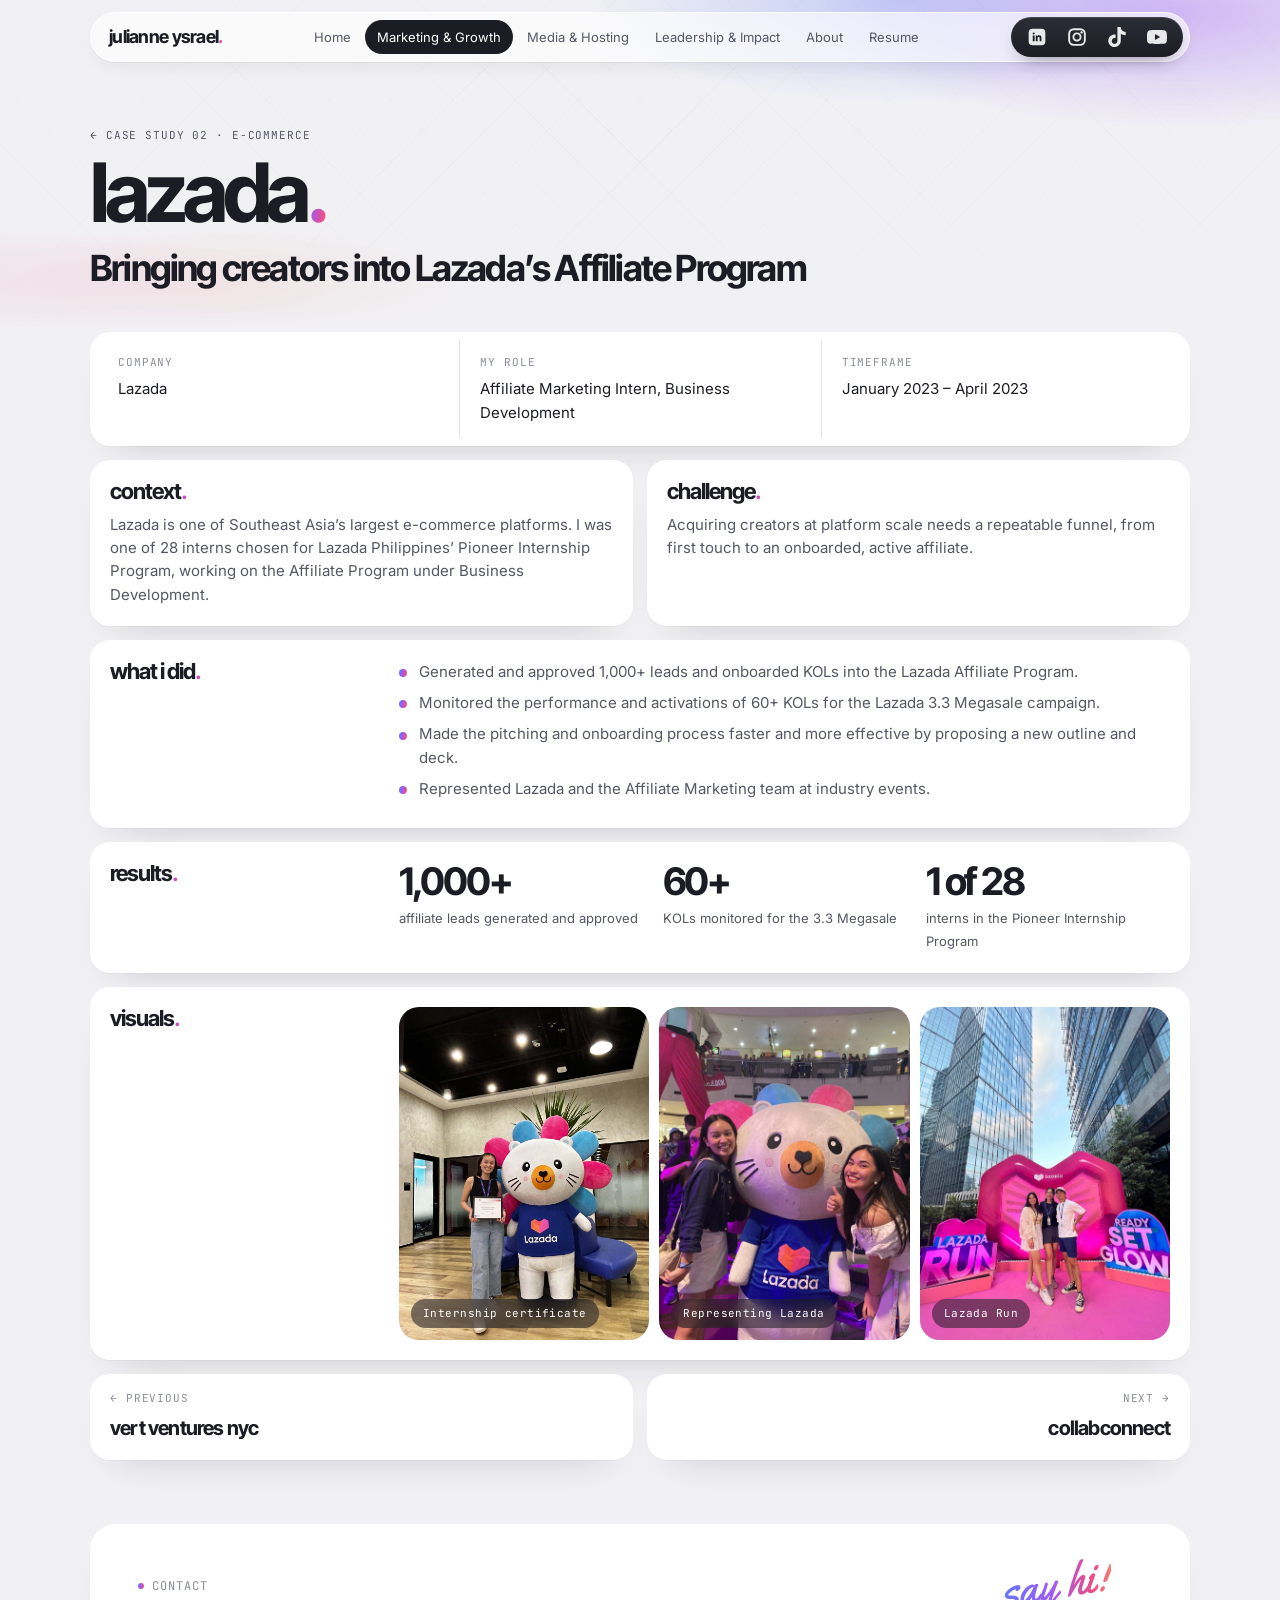
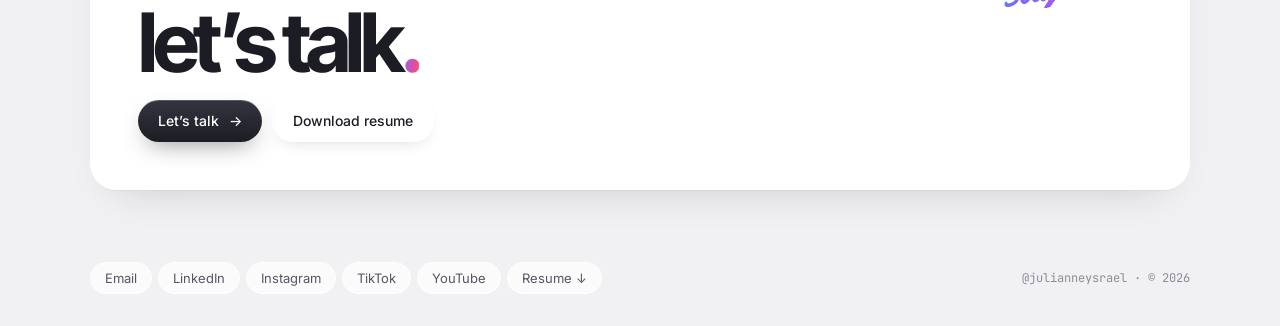
<file: work/lazada.html>
<!doctype html>
<html lang="en">
<head>
  <meta charset="utf-8">
  <meta name="viewport" content="width=device-width, initial-scale=1">
  <title>Lazada case study | Jules Ysrael</title>
  <meta name="description" content="1,000+ affiliate leads and 60+ KOLs for the Lazada Affiliate Program.">
  <meta property="og:title" content="Lazada case study | Jules Ysrael">
  <meta property="og:description" content="1,000+ affiliate leads and 60+ KOLs for the Lazada Affiliate Program.">
  <meta name="theme-color" content="#f1f1f4">
  <link rel="preconnect" href="https://fonts.googleapis.com">
  <link rel="preconnect" href="https://fonts.gstatic.com" crossorigin>
  <link href="https://fonts.googleapis.com/css2?family=Inter:wght@400;500;600&family=Inter+Tight:wght@500;600;700&family=JetBrains+Mono:wght@400;500&family=Yellowtail&family=Instrument+Serif:ital@0;1&display=swap" rel="stylesheet">
  <link rel="stylesheet" href="../assets/styles.css">
</head>
<body>
  <header class="site-header">
    <div class="wrap">
      <div class="bar">
        <a class="logo" href="../index.html">julianne ysrael<span>.</span></a>

        <nav class="nav" id="nav">
          <a href="../index.html">Home</a>
          <a href="../marketing.html" aria-current="page">Marketing &amp; Growth</a>
          <a href="../media.html">Media &amp; Hosting</a>
          <a href="../leadership.html">Leadership &amp; Impact</a>
          <a href="../about.html">About</a>
          <a href="../assets/Jules-Ysrael-Resume.pdf" download>Resume</a>
          <div class="socials nav-socials" aria-label="Social media">
          <a href="https://www.linkedin.com/in/julianne-ysrael-a098501b9/" target="_blank" rel="noopener" aria-label="LinkedIn" title="LinkedIn"><svg viewBox="0 0 24 24" width="20" height="20" aria-hidden="true"><rect x="2" y="2" width="20" height="20" rx="4.5" fill="currentColor"/><g class="cut" transform="translate(4.7 4.5) scale(.62)"><path d="M20.447 20.452h-3.554v-5.569c0-1.328-.027-3.037-1.852-3.037-1.853 0-2.136 1.445-2.136 2.939v5.667H9.351V9h3.414v1.561h.046c.477-.9 1.637-1.85 3.37-1.85 3.601 0 4.267 2.37 4.267 5.455v6.286zM5.337 7.433a2.064 2.064 0 1 1 0-4.128 2.064 2.064 0 0 1 0 4.128zM7.119 20.452H3.555V9h3.564v11.452z"/></g></svg></a>
          <a href="https://www.instagram.com/julianneysrael/" target="_blank" rel="noopener" aria-label="Instagram" title="Instagram"><svg viewBox="0 0 24 24" width="20" height="20" aria-hidden="true"><rect x="2.6" y="2.6" width="18.8" height="18.8" rx="5.4" fill="none" stroke="currentColor" stroke-width="2.3"/><circle cx="12" cy="12" r="4.3" fill="none" stroke="currentColor" stroke-width="2.3"/><circle cx="17.5" cy="6.5" r="1.4" fill="currentColor"/></svg></a>
          <a href="https://www.tiktok.com/@julianneysrael" target="_blank" rel="noopener" aria-label="TikTok" title="TikTok"><svg viewBox="0 0 24 24" width="20" height="20" aria-hidden="true"><path fill="currentColor" d="M12.525.02c1.31-.02 2.61-.01 3.91-.02.08 1.53.63 3.09 1.75 4.17 1.12 1.11 2.7 1.62 4.24 1.79v4.03c-1.44-.05-2.89-.35-4.2-.97-.57-.26-1.1-.59-1.62-.93-.01 2.92.01 5.84-.02 8.75-.08 1.4-.54 2.79-1.35 3.94-1.31 1.92-3.58 3.17-5.91 3.21-1.43.08-2.86-.31-4.08-1.03-2.02-1.19-3.44-3.37-3.65-5.71-.02-.5-.03-1-.01-1.49.18-1.9 1.12-3.72 2.58-4.96 1.66-1.44 3.98-2.13 6.15-1.72.02 1.48-.04 2.96-.04 4.44-.99-.32-2.15-.23-3.02.37-.63.41-1.11 1.04-1.36 1.75-.21.51-.15 1.07-.14 1.61.24 1.64 1.82 3.02 3.5 2.87 1.12-.01 2.19-.66 2.77-1.61.19-.33.4-.67.41-1.06.1-1.79.06-3.57.07-5.36.01-4.03-.01-8.05.02-12.07z"/></svg></a>
          <a href="https://www.youtube.com/c/julesysrael" target="_blank" rel="noopener" aria-label="YouTube" title="YouTube"><svg viewBox="0 0 24 24" width="20" height="20" aria-hidden="true"><path fill="currentColor" fill-rule="evenodd" d="M23.498 6.186a3.016 3.016 0 0 0-2.122-2.136C19.505 3.545 12 3.545 12 3.545s-7.505 0-9.377.505A3.017 3.017 0 0 0 .502 6.186C0 8.07 0 12 0 12s0 3.93.502 5.814a3.016 3.016 0 0 0 2.122 2.136c1.871.505 9.376.505 9.376.505s7.505 0 9.377-.505a3.015 3.015 0 0 0 2.122-2.136C24 15.93 24 12 24 12s0-3.93-.502-5.814zM9.545 15.568V8.432L15.818 12l-6.273 3.568z"/></svg></a>
          </div>
        </nav>
        <div class="bar-end">
          <div class="socials" aria-label="Social media">
          <a href="https://www.linkedin.com/in/julianne-ysrael-a098501b9/" target="_blank" rel="noopener" aria-label="LinkedIn" title="LinkedIn"><svg viewBox="0 0 24 24" width="20" height="20" aria-hidden="true"><rect x="2" y="2" width="20" height="20" rx="4.5" fill="currentColor"/><g class="cut" transform="translate(4.7 4.5) scale(.62)"><path d="M20.447 20.452h-3.554v-5.569c0-1.328-.027-3.037-1.852-3.037-1.853 0-2.136 1.445-2.136 2.939v5.667H9.351V9h3.414v1.561h.046c.477-.9 1.637-1.85 3.37-1.85 3.601 0 4.267 2.37 4.267 5.455v6.286zM5.337 7.433a2.064 2.064 0 1 1 0-4.128 2.064 2.064 0 0 1 0 4.128zM7.119 20.452H3.555V9h3.564v11.452z"/></g></svg></a>
          <a href="https://www.instagram.com/julianneysrael/" target="_blank" rel="noopener" aria-label="Instagram" title="Instagram"><svg viewBox="0 0 24 24" width="20" height="20" aria-hidden="true"><rect x="2.6" y="2.6" width="18.8" height="18.8" rx="5.4" fill="none" stroke="currentColor" stroke-width="2.3"/><circle cx="12" cy="12" r="4.3" fill="none" stroke="currentColor" stroke-width="2.3"/><circle cx="17.5" cy="6.5" r="1.4" fill="currentColor"/></svg></a>
          <a href="https://www.tiktok.com/@julianneysrael" target="_blank" rel="noopener" aria-label="TikTok" title="TikTok"><svg viewBox="0 0 24 24" width="20" height="20" aria-hidden="true"><path fill="currentColor" d="M12.525.02c1.31-.02 2.61-.01 3.91-.02.08 1.53.63 3.09 1.75 4.17 1.12 1.11 2.7 1.62 4.24 1.79v4.03c-1.44-.05-2.89-.35-4.2-.97-.57-.26-1.1-.59-1.62-.93-.01 2.92.01 5.84-.02 8.75-.08 1.4-.54 2.79-1.35 3.94-1.31 1.92-3.58 3.17-5.91 3.21-1.43.08-2.86-.31-4.08-1.03-2.02-1.19-3.44-3.37-3.65-5.71-.02-.5-.03-1-.01-1.49.18-1.9 1.12-3.72 2.58-4.96 1.66-1.44 3.98-2.13 6.15-1.72.02 1.48-.04 2.96-.04 4.44-.99-.32-2.15-.23-3.02.37-.63.41-1.11 1.04-1.36 1.75-.21.51-.15 1.07-.14 1.61.24 1.64 1.82 3.02 3.5 2.87 1.12-.01 2.19-.66 2.77-1.61.19-.33.4-.67.41-1.06.1-1.79.06-3.57.07-5.36.01-4.03-.01-8.05.02-12.07z"/></svg></a>
          <a href="https://www.youtube.com/c/julesysrael" target="_blank" rel="noopener" aria-label="YouTube" title="YouTube"><svg viewBox="0 0 24 24" width="20" height="20" aria-hidden="true"><path fill="currentColor" fill-rule="evenodd" d="M23.498 6.186a3.016 3.016 0 0 0-2.122-2.136C19.505 3.545 12 3.545 12 3.545s-7.505 0-9.377.505A3.017 3.017 0 0 0 .502 6.186C0 8.07 0 12 0 12s0 3.93.502 5.814a3.016 3.016 0 0 0 2.122 2.136c1.871.505 9.376.505 9.376.505s7.505 0 9.377-.505a3.015 3.015 0 0 0 2.122-2.136C24 15.93 24 12 24 12s0-3.93-.502-5.814zM9.545 15.568V8.432L15.818 12l-6.273 3.568z"/></svg></a>
          </div>
          <button class="nav-toggle" aria-expanded="false" aria-controls="nav">Menu</button>
        </div>
      </div>
    </div>
  </header>

  <main>
    <section class="page-hero">
      <div class="ambient" aria-hidden="true"></div>
      <div class="wrap reveal">
        <a class="back" href="../marketing.html">&larr; Case study 02 &middot; E-commerce</a>
        <p class="display">lazada<span class="dot">.</span></p>
        <h1 class="title">Bringing creators into Lazada&rsquo;s Affiliate Program</h1>
      </div>
    </section>

    <div class="wrap">
      <div class="case-meta card reveal">
        <div><span>Company</span>Lazada</div>
        <div><span>My role</span>Affiliate Marketing Intern, Business Development</div>
        <div><span>Timeframe</span>January 2023 – April 2023</div>
      </div>

      <div class="case-body">
        <section class="card reveal">
          <h2>context<span class="grad-text">.</span></h2>
          <div><p>Lazada is one of Southeast Asia&rsquo;s largest e-commerce platforms. I was one of 28 interns chosen for Lazada Philippines&rsquo; Pioneer Internship Program, working on the Affiliate Program under Business Development.</p></div>
        </section>
        <section class="card reveal">
          <h2>challenge<span class="grad-text">.</span></h2>
          <div><p>Acquiring creators at platform scale needs a repeatable funnel, from first touch to an onboarded, active affiliate.</p></div>
        </section>
        <section class="card span reveal">
          <h2>what i did<span class="grad-text">.</span></h2>
          <div><ul class="bullets">
              <li>Generated and approved 1,000+ leads and onboarded KOLs into the Lazada Affiliate Program.</li>
              <li>Monitored the performance and activations of 60+ KOLs for the Lazada 3.3 Megasale campaign.</li>
              <li>Made the pitching and onboarding process faster and more effective by proposing a new outline and deck.</li>
              <li>Represented Lazada and the Affiliate Marketing team at industry events.</li>
          </ul></div>
        </section>
        <section class="card span reveal">
          <h2>results<span class="grad-text">.</span></h2>
          <div class="results">
              <div><strong>1,000+</strong><span>affiliate leads generated and approved</span></div>
              <div><strong>60+</strong><span>KOLs monitored for the 3.3 Megasale</span></div>
              <div><strong>1 of 28</strong><span>interns in the Pioneer Internship Program</span></div>
          </div>
        </section>
        <section class="card span reveal">
          <h2>visuals<span class="grad-text">.</span></h2>
          <div class="visuals">
            <figure class="shot tall"><img src="../assets/img/work/lazada-certificate.jpg" alt="Jules holding her Lazada internship certificate next to the Lazada mascot" loading="lazy"><figcaption>Internship certificate</figcaption></figure>
            <figure class="shot tall"><img src="../assets/img/work/lazada-event.jpg" alt="Jules with a teammate and the Lazada mascot at an event" loading="lazy"><figcaption>Representing Lazada</figcaption></figure>
            <figure class="shot tall"><img src="../assets/img/work/lazada-run.jpg" alt="Jules with fellow interns at the Lazada Run photo wall" loading="lazy"><figcaption>Lazada Run</figcaption></figure>
          </div>
        </section>
      </div>

      <nav class="case-nav" aria-label="More case studies">
        <a class="card" href="vert.html"><small>&larr; Previous</small>Vert Ventures NYC</a>
        <a class="card" href="collabconnect.html" style="text-align:right"><small>Next &rarr;</small>CollabConnect</a>
      </nav>
    </div>

    <section class="section">
      <div class="wrap">
        <div class="cta-card card reveal">
          <div class="ambient" aria-hidden="true"></div>
          <span class="script sig" aria-hidden="true">say hi!</span>
          <span class="eyebrow">Contact</span>
          <p class="display">let&rsquo;s talk<span class="dot">.</span></p>
          <div class="btns">
            <a class="btn btn-primary" href="mailto:ysraejulianne@gmail.com">Let&rsquo;s talk <span class="arrow">&rarr;</span></a>
            <a class="btn btn-ghost" href="../assets/Jules-Ysrael-Resume.pdf" download>Download resume</a>
          </div>
        </div>
      </div>
    </section>
  </main>

  <footer class="site-footer">
    <div class="wrap">
      <ul>
        <li><a href="mailto:ysraejulianne@gmail.com">Email</a></li>
        <li><a href="https://www.linkedin.com/in/julianne-ysrael-a098501b9/" target="_blank" rel="noopener">LinkedIn</a></li>
        <li><a href="https://www.instagram.com/julianneysrael/" target="_blank" rel="noopener">Instagram</a></li>
        <li><a href="https://www.tiktok.com/@julianneysrael" target="_blank" rel="noopener">TikTok</a></li>
        <li><a href="https://www.youtube.com/c/julesysrael" target="_blank" rel="noopener">YouTube</a></li>
        <li><a href="../assets/Jules-Ysrael-Resume.pdf" download>Resume &darr;</a></li>
      </ul>
      <span class="muted">@julianneysrael &middot; &copy; <span id="year">2026</span></span>
    </div>
  </footer>
  <script src="../assets/main.js"></script>
</body>
</html>
</file>
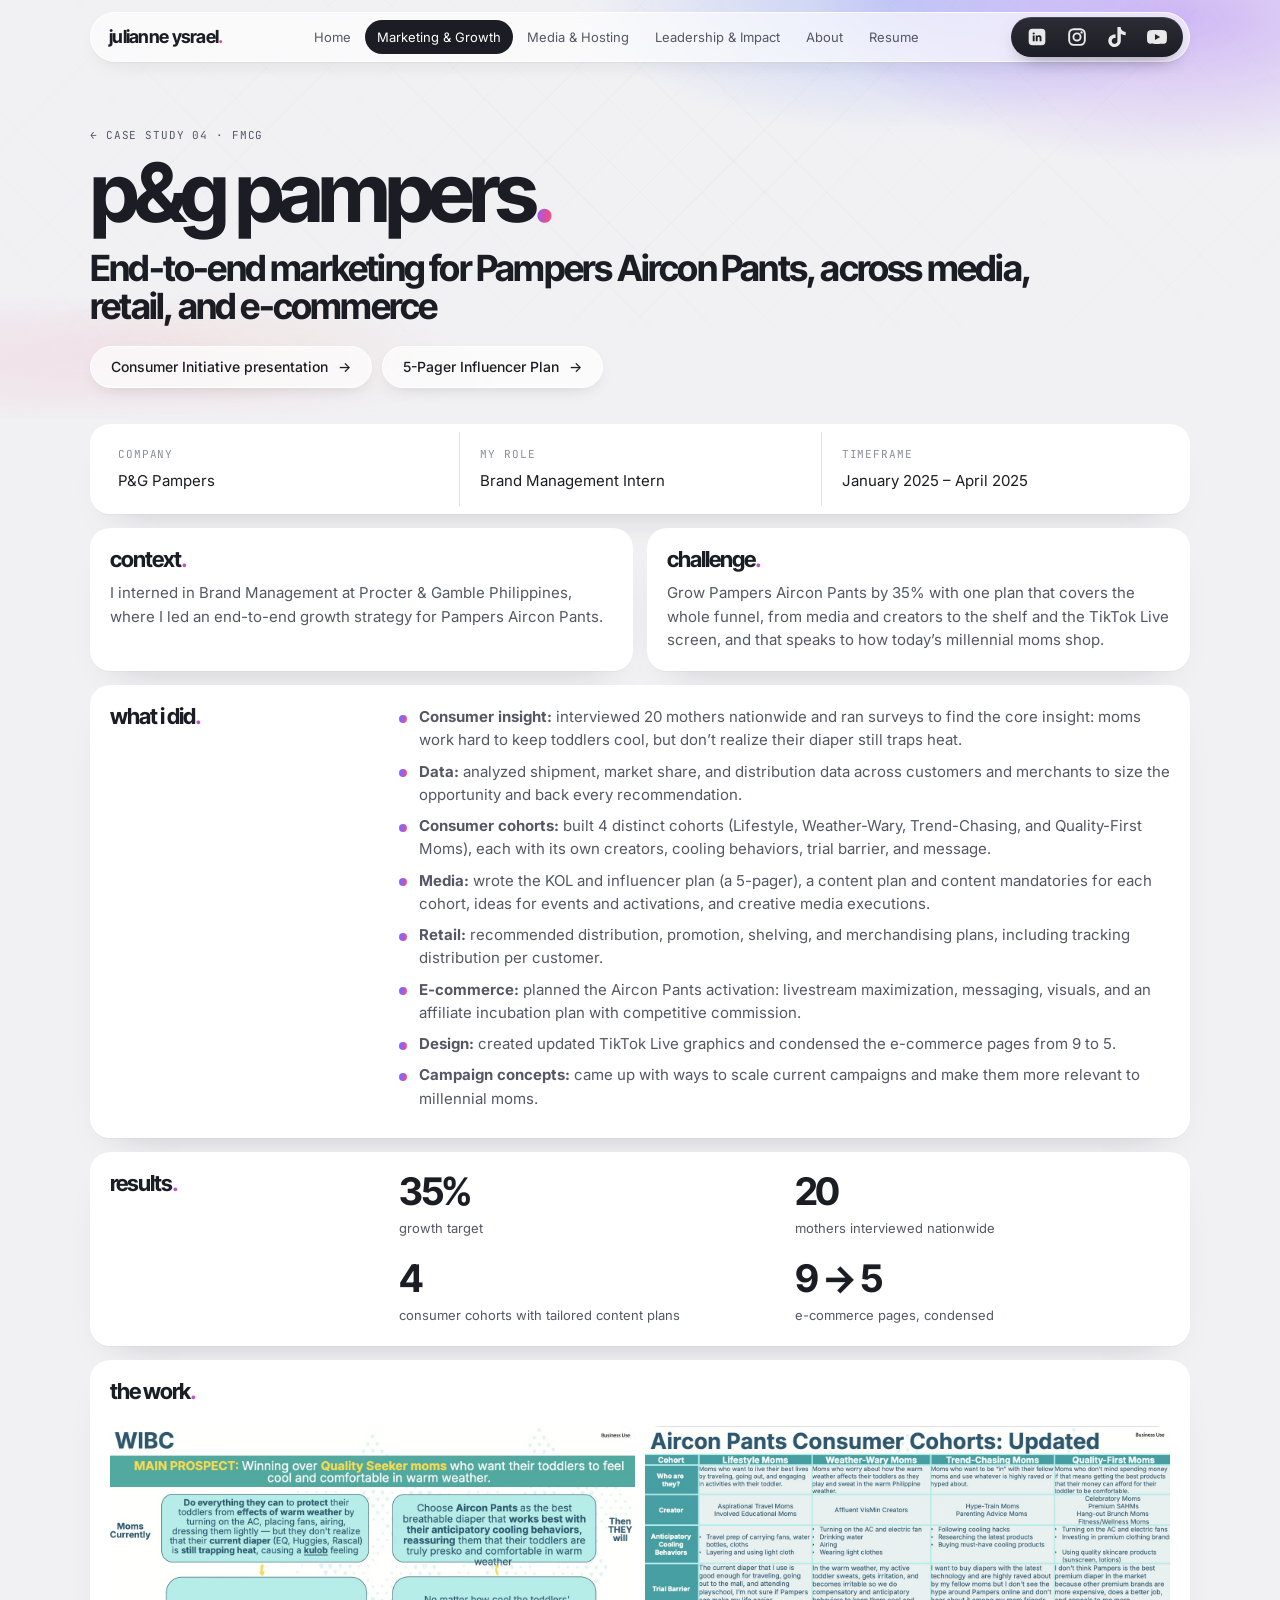
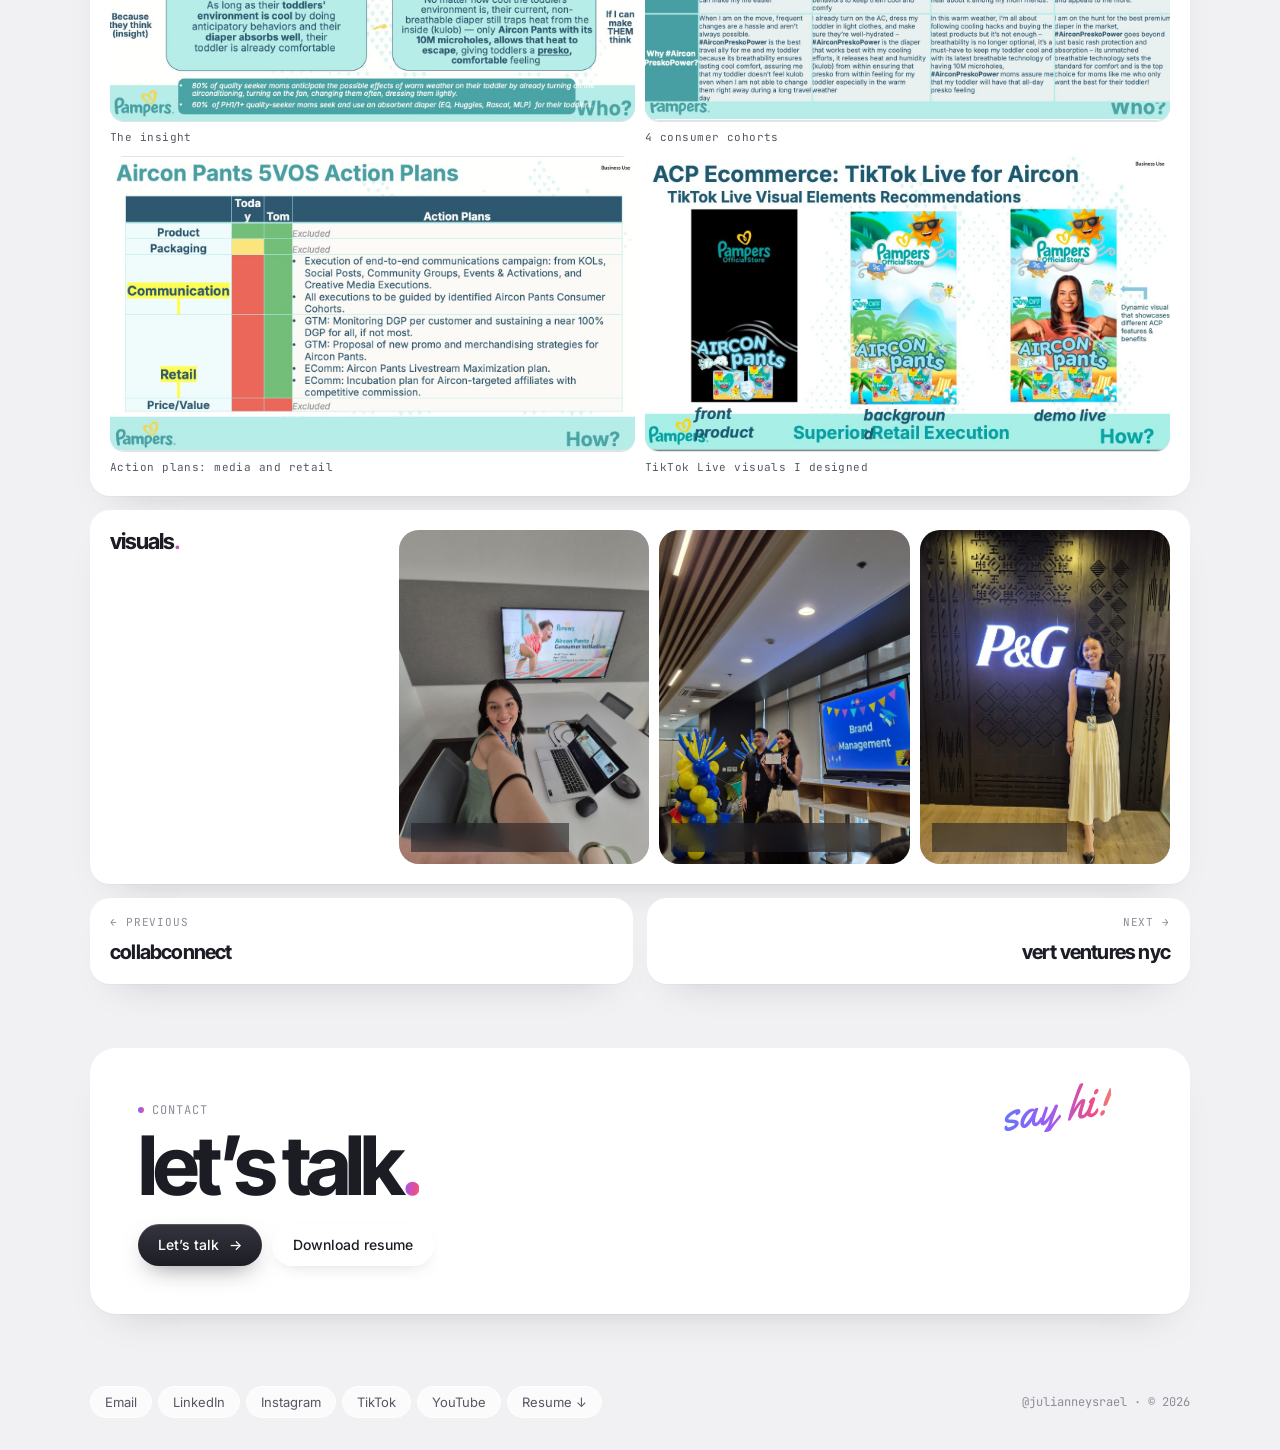
<file: work/pampers.html>
<!doctype html>
<html lang="en">
<head>
  <meta charset="utf-8">
  <meta name="viewport" content="width=device-width, initial-scale=1">
  <title>P&amp;G Pampers case study | Jules Ysrael</title>
  <meta name="description" content="End-to-end marketing for Pampers Aircon Pants: 4 consumer cohorts, media, retail, and e-commerce.">
  <meta property="og:title" content="P&amp;G Pampers case study | Jules Ysrael">
  <meta property="og:description" content="End-to-end marketing for Pampers Aircon Pants: 4 consumer cohorts, media, retail, and e-commerce.">
  <meta name="theme-color" content="#f1f1f4">
  <link rel="preconnect" href="https://fonts.googleapis.com">
  <link rel="preconnect" href="https://fonts.gstatic.com" crossorigin>
  <link href="https://fonts.googleapis.com/css2?family=Inter:wght@400;500;600&family=Inter+Tight:wght@500;600;700&family=JetBrains+Mono:wght@400;500&family=Yellowtail&family=Instrument+Serif:ital@0;1&display=swap" rel="stylesheet">
  <link rel="stylesheet" href="../assets/styles.css">
</head>
<body>
  <header class="site-header">
    <div class="wrap">
      <div class="bar">
        <a class="logo" href="../index.html">julianne ysrael<span>.</span></a>

        <nav class="nav" id="nav">
          <a href="../index.html">Home</a>
          <a href="../marketing.html" aria-current="page">Marketing &amp; Growth</a>
          <a href="../media.html">Media &amp; Hosting</a>
          <a href="../leadership.html">Leadership &amp; Impact</a>
          <a href="../about.html">About</a>
          <a href="../assets/Jules-Ysrael-Resume.pdf" download>Resume</a>
          <div class="socials nav-socials" aria-label="Social media">
          <a href="https://www.linkedin.com/in/julianne-ysrael-a098501b9/" target="_blank" rel="noopener" aria-label="LinkedIn" title="LinkedIn"><svg viewBox="0 0 24 24" width="20" height="20" aria-hidden="true"><rect x="2" y="2" width="20" height="20" rx="4.5" fill="currentColor"/><g class="cut" transform="translate(4.7 4.5) scale(.62)"><path d="M20.447 20.452h-3.554v-5.569c0-1.328-.027-3.037-1.852-3.037-1.853 0-2.136 1.445-2.136 2.939v5.667H9.351V9h3.414v1.561h.046c.477-.9 1.637-1.85 3.37-1.85 3.601 0 4.267 2.37 4.267 5.455v6.286zM5.337 7.433a2.064 2.064 0 1 1 0-4.128 2.064 2.064 0 0 1 0 4.128zM7.119 20.452H3.555V9h3.564v11.452z"/></g></svg></a>
          <a href="https://www.instagram.com/julianneysrael/" target="_blank" rel="noopener" aria-label="Instagram" title="Instagram"><svg viewBox="0 0 24 24" width="20" height="20" aria-hidden="true"><rect x="2.6" y="2.6" width="18.8" height="18.8" rx="5.4" fill="none" stroke="currentColor" stroke-width="2.3"/><circle cx="12" cy="12" r="4.3" fill="none" stroke="currentColor" stroke-width="2.3"/><circle cx="17.5" cy="6.5" r="1.4" fill="currentColor"/></svg></a>
          <a href="https://www.tiktok.com/@julianneysrael" target="_blank" rel="noopener" aria-label="TikTok" title="TikTok"><svg viewBox="0 0 24 24" width="20" height="20" aria-hidden="true"><path fill="currentColor" d="M12.525.02c1.31-.02 2.61-.01 3.91-.02.08 1.53.63 3.09 1.75 4.17 1.12 1.11 2.7 1.62 4.24 1.79v4.03c-1.44-.05-2.89-.35-4.2-.97-.57-.26-1.1-.59-1.62-.93-.01 2.92.01 5.84-.02 8.75-.08 1.4-.54 2.79-1.35 3.94-1.31 1.92-3.58 3.17-5.91 3.21-1.43.08-2.86-.31-4.08-1.03-2.02-1.19-3.44-3.37-3.65-5.71-.02-.5-.03-1-.01-1.49.18-1.9 1.12-3.72 2.58-4.96 1.66-1.44 3.98-2.13 6.15-1.72.02 1.48-.04 2.96-.04 4.44-.99-.32-2.15-.23-3.02.37-.63.41-1.11 1.04-1.36 1.75-.21.51-.15 1.07-.14 1.61.24 1.64 1.82 3.02 3.5 2.87 1.12-.01 2.19-.66 2.77-1.61.19-.33.4-.67.41-1.06.1-1.79.06-3.57.07-5.36.01-4.03-.01-8.05.02-12.07z"/></svg></a>
          <a href="https://www.youtube.com/c/julesysrael" target="_blank" rel="noopener" aria-label="YouTube" title="YouTube"><svg viewBox="0 0 24 24" width="20" height="20" aria-hidden="true"><path fill="currentColor" fill-rule="evenodd" d="M23.498 6.186a3.016 3.016 0 0 0-2.122-2.136C19.505 3.545 12 3.545 12 3.545s-7.505 0-9.377.505A3.017 3.017 0 0 0 .502 6.186C0 8.07 0 12 0 12s0 3.93.502 5.814a3.016 3.016 0 0 0 2.122 2.136c1.871.505 9.376.505 9.376.505s7.505 0 9.377-.505a3.015 3.015 0 0 0 2.122-2.136C24 15.93 24 12 24 12s0-3.93-.502-5.814zM9.545 15.568V8.432L15.818 12l-6.273 3.568z"/></svg></a>
          </div>
        </nav>
        <div class="bar-end">
          <div class="socials" aria-label="Social media">
          <a href="https://www.linkedin.com/in/julianne-ysrael-a098501b9/" target="_blank" rel="noopener" aria-label="LinkedIn" title="LinkedIn"><svg viewBox="0 0 24 24" width="20" height="20" aria-hidden="true"><rect x="2" y="2" width="20" height="20" rx="4.5" fill="currentColor"/><g class="cut" transform="translate(4.7 4.5) scale(.62)"><path d="M20.447 20.452h-3.554v-5.569c0-1.328-.027-3.037-1.852-3.037-1.853 0-2.136 1.445-2.136 2.939v5.667H9.351V9h3.414v1.561h.046c.477-.9 1.637-1.85 3.37-1.85 3.601 0 4.267 2.37 4.267 5.455v6.286zM5.337 7.433a2.064 2.064 0 1 1 0-4.128 2.064 2.064 0 0 1 0 4.128zM7.119 20.452H3.555V9h3.564v11.452z"/></g></svg></a>
          <a href="https://www.instagram.com/julianneysrael/" target="_blank" rel="noopener" aria-label="Instagram" title="Instagram"><svg viewBox="0 0 24 24" width="20" height="20" aria-hidden="true"><rect x="2.6" y="2.6" width="18.8" height="18.8" rx="5.4" fill="none" stroke="currentColor" stroke-width="2.3"/><circle cx="12" cy="12" r="4.3" fill="none" stroke="currentColor" stroke-width="2.3"/><circle cx="17.5" cy="6.5" r="1.4" fill="currentColor"/></svg></a>
          <a href="https://www.tiktok.com/@julianneysrael" target="_blank" rel="noopener" aria-label="TikTok" title="TikTok"><svg viewBox="0 0 24 24" width="20" height="20" aria-hidden="true"><path fill="currentColor" d="M12.525.02c1.31-.02 2.61-.01 3.91-.02.08 1.53.63 3.09 1.75 4.17 1.12 1.11 2.7 1.62 4.24 1.79v4.03c-1.44-.05-2.89-.35-4.2-.97-.57-.26-1.1-.59-1.62-.93-.01 2.92.01 5.84-.02 8.75-.08 1.4-.54 2.79-1.35 3.94-1.31 1.92-3.58 3.17-5.91 3.21-1.43.08-2.86-.31-4.08-1.03-2.02-1.19-3.44-3.37-3.65-5.71-.02-.5-.03-1-.01-1.49.18-1.9 1.12-3.72 2.58-4.96 1.66-1.44 3.98-2.13 6.15-1.72.02 1.48-.04 2.96-.04 4.44-.99-.32-2.15-.23-3.02.37-.63.41-1.11 1.04-1.36 1.75-.21.51-.15 1.07-.14 1.61.24 1.64 1.82 3.02 3.5 2.87 1.12-.01 2.19-.66 2.77-1.61.19-.33.4-.67.41-1.06.1-1.79.06-3.57.07-5.36.01-4.03-.01-8.05.02-12.07z"/></svg></a>
          <a href="https://www.youtube.com/c/julesysrael" target="_blank" rel="noopener" aria-label="YouTube" title="YouTube"><svg viewBox="0 0 24 24" width="20" height="20" aria-hidden="true"><path fill="currentColor" fill-rule="evenodd" d="M23.498 6.186a3.016 3.016 0 0 0-2.122-2.136C19.505 3.545 12 3.545 12 3.545s-7.505 0-9.377.505A3.017 3.017 0 0 0 .502 6.186C0 8.07 0 12 0 12s0 3.93.502 5.814a3.016 3.016 0 0 0 2.122 2.136c1.871.505 9.376.505 9.376.505s7.505 0 9.377-.505a3.015 3.015 0 0 0 2.122-2.136C24 15.93 24 12 24 12s0-3.93-.502-5.814zM9.545 15.568V8.432L15.818 12l-6.273 3.568z"/></svg></a>
          </div>
          <button class="nav-toggle" aria-expanded="false" aria-controls="nav">Menu</button>
        </div>
      </div>
    </div>
  </header>

  <main>
    <section class="page-hero">
      <div class="ambient" aria-hidden="true"></div>
      <div class="wrap reveal">
        <a class="back" href="../marketing.html">&larr; Case study 04 &middot; FMCG</a>
        <p class="display">p&amp;g pampers<span class="dot">.</span></p>
        <h1 class="title">End-to-end marketing for Pampers Aircon Pants, across media, retail, and e-commerce</h1>
        <div class="btns" style="margin-top:20px"><a class="btn btn-ghost" href="https://drive.google.com/file/d/1uYZSRDpdOiFxQSjEfsJIV9sCSrfR-D9d/view" target="_blank" rel="noopener">Consumer Initiative presentation <span class="arrow">&rarr;</span></a><a class="btn btn-ghost" href="https://drive.google.com/file/d/1Sbcpyt6NaSOKVWzhsUJZAyZvyNTFVR63/view" target="_blank" rel="noopener">5-Pager Influencer Plan <span class="arrow">&rarr;</span></a></div>
      </div>
    </section>

    <div class="wrap">
      <div class="case-meta card reveal">
        <div><span>Company</span>P&amp;G Pampers</div>
        <div><span>My role</span>Brand Management Intern</div>
        <div><span>Timeframe</span>January 2025 – April 2025</div>
      </div>

      <div class="case-body">
        <section class="card reveal">
          <h2>context<span class="grad-text">.</span></h2>
          <div><p>I interned in Brand Management at Procter &amp; Gamble Philippines, where I led an end-to-end growth strategy for Pampers Aircon Pants.</p></div>
        </section>
        <section class="card reveal">
          <h2>challenge<span class="grad-text">.</span></h2>
          <div><p>Grow Pampers Aircon Pants by 35% with one plan that covers the whole funnel, from media and creators to the shelf and the TikTok Live screen, and that speaks to how today&rsquo;s millennial moms shop.</p></div>
        </section>
        <section class="card span reveal">
          <h2>what i did<span class="grad-text">.</span></h2>
          <div><ul class="bullets">
              <li><b>Consumer insight:</b> interviewed 20 mothers nationwide and ran surveys to find the core insight: moms work hard to keep toddlers cool, but don&rsquo;t realize their diaper still traps heat.</li>
              <li><b>Data:</b> analyzed shipment, market share, and distribution data across customers and merchants to size the opportunity and back every recommendation.</li>
              <li><b>Consumer cohorts:</b> built 4 distinct cohorts (Lifestyle, Weather-Wary, Trend-Chasing, and Quality-First Moms), each with its own creators, cooling behaviors, trial barrier, and message.</li>
              <li><b>Media:</b> wrote the KOL and influencer plan (a 5-pager), a content plan and content mandatories for each cohort, ideas for events and activations, and creative media executions.</li>
              <li><b>Retail:</b> recommended distribution, promotion, shelving, and merchandising plans, including tracking distribution per customer.</li>
              <li><b>E-commerce:</b> planned the Aircon Pants activation: livestream maximization, messaging, visuals, and an affiliate incubation plan with competitive commission.</li>
              <li><b>Design:</b> created updated TikTok Live graphics and condensed the e-commerce pages from 9 to 5.</li>
              <li><b>Campaign concepts:</b> came up with ways to scale current campaigns and make them more relevant to millennial moms.</li>
          </ul></div>
        </section>
        <section class="card span reveal">
          <h2>results<span class="grad-text">.</span></h2>
          <div class="results">
              <div><strong>35%</strong><span>growth target</span></div>
              <div><strong>20</strong><span>mothers interviewed nationwide</span></div>
              <div><strong>4</strong><span>consumer cohorts with tailored content plans</span></div>
              <div><strong>9 &rarr; 5</strong><span>e-commerce pages, condensed</span></div>
          </div>
        </section>
        <section class="card span reveal" style="grid-template-columns:1fr">
          <h2>the work<span class="grad-text">.</span></h2>
          <div class="visuals slides two">
            <figure class="shot slide"><img src="../assets/img/work/pg-wibc.jpg" alt="Slide: the consumer insight behind the Aircon Pants strategy" loading="lazy"><figcaption>The insight</figcaption></figure>
            <figure class="shot slide"><img src="../assets/img/work/pg-cohorts.jpg" alt="Slide: the four Aircon Pants consumer cohorts" loading="lazy"><figcaption>4 consumer cohorts</figcaption></figure>
            <figure class="shot slide"><img src="../assets/img/work/pg-5vos.jpg" alt="Slide: Aircon Pants action plans for communication and retail" loading="lazy"><figcaption>Action plans: media and retail</figcaption></figure>
            <figure class="shot slide"><img src="../assets/img/work/pg-tiktok-live.jpg" alt="Slide: TikTok Live visual recommendations for Aircon Pants" loading="lazy"><figcaption>TikTok Live visuals I designed</figcaption></figure>
          </div>
        </section>
        <section class="card span reveal">
          <h2>visuals<span class="grad-text">.</span></h2>
          <div class="visuals">
            <figure class="shot tall"><img src="../assets/img/work/pg-final-presentation.jpg" alt="Jules before presenting the Pampers Aircon Pants Consumer Initiative" loading="lazy"><figcaption>Final presentation</figcaption></figure>
            <figure class="shot tall"><img src="../assets/img/work/pg-certificate-stage.jpg" alt="Jules receiving her Brand Management internship certificate on stage" loading="lazy"><figcaption>Certificate of completion</figcaption></figure>
            <figure class="shot tall"><img src="../assets/img/work/pg-certificate.jpg" alt="Jules with her certificate in front of the P&amp;G sign" loading="lazy"><figcaption>P&amp;G Philippines</figcaption></figure>
          </div>
        </section>
      </div>

      <nav class="case-nav" aria-label="More case studies">
        <a class="card" href="collabconnect.html"><small>&larr; Previous</small>CollabConnect</a>
        <a class="card" href="vert.html" style="text-align:right"><small>Next &rarr;</small>Vert Ventures NYC</a>
      </nav>
    </div>

    <section class="section">
      <div class="wrap">
        <div class="cta-card card reveal">
          <div class="ambient" aria-hidden="true"></div>
          <span class="script sig" aria-hidden="true">say hi!</span>
          <span class="eyebrow">Contact</span>
          <p class="display">let&rsquo;s talk<span class="dot">.</span></p>
          <div class="btns">
            <a class="btn btn-primary" href="mailto:ysraejulianne@gmail.com">Let&rsquo;s talk <span class="arrow">&rarr;</span></a>
            <a class="btn btn-ghost" href="../assets/Jules-Ysrael-Resume.pdf" download>Download resume</a>
          </div>
        </div>
      </div>
    </section>
  </main>

  <footer class="site-footer">
    <div class="wrap">
      <ul>
        <li><a href="mailto:ysraejulianne@gmail.com">Email</a></li>
        <li><a href="https://www.linkedin.com/in/julianne-ysrael-a098501b9/" target="_blank" rel="noopener">LinkedIn</a></li>
        <li><a href="https://www.instagram.com/julianneysrael/" target="_blank" rel="noopener">Instagram</a></li>
        <li><a href="https://www.tiktok.com/@julianneysrael" target="_blank" rel="noopener">TikTok</a></li>
        <li><a href="https://www.youtube.com/c/julesysrael" target="_blank" rel="noopener">YouTube</a></li>
        <li><a href="../assets/Jules-Ysrael-Resume.pdf" download>Resume &darr;</a></li>
      </ul>
      <span class="muted">@julianneysrael &middot; &copy; <span id="year">2026</span></span>
    </div>
  </footer>
  <script src="../assets/main.js"></script>
</body>
</html>
</file>
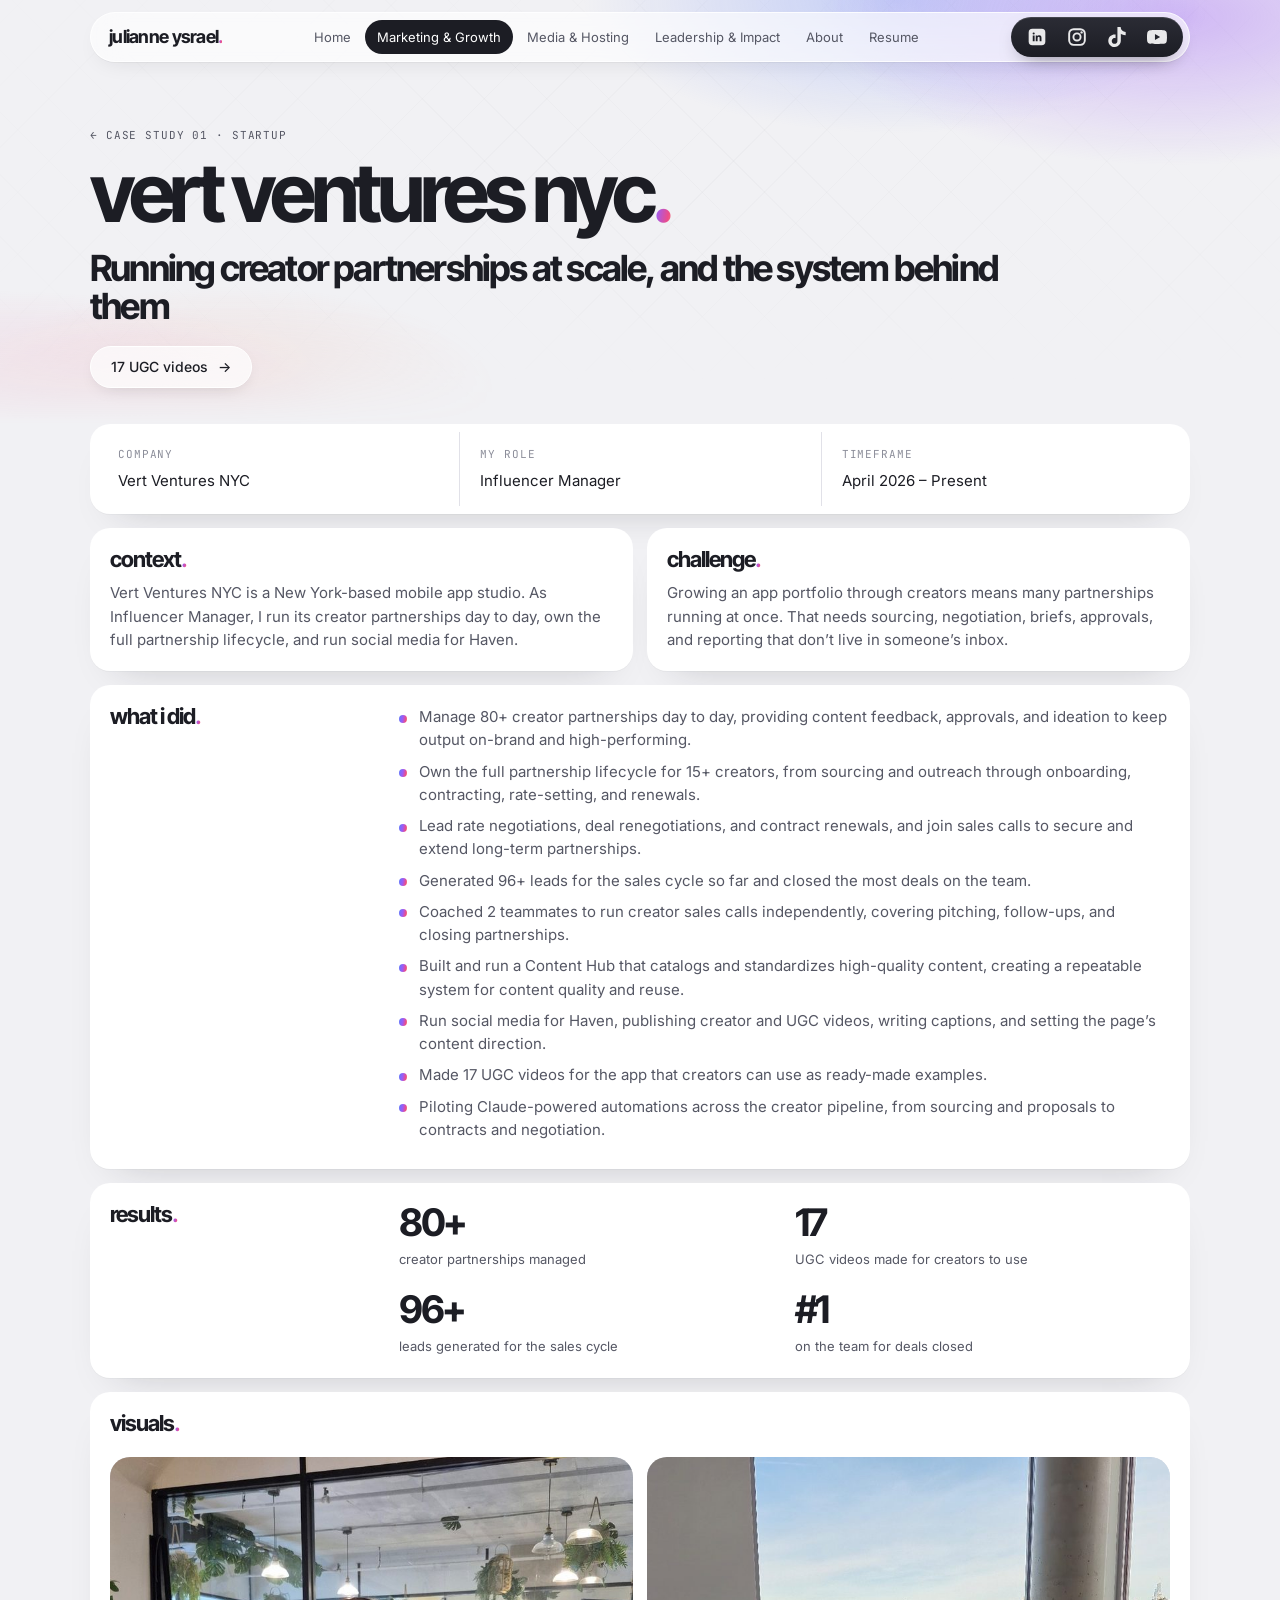
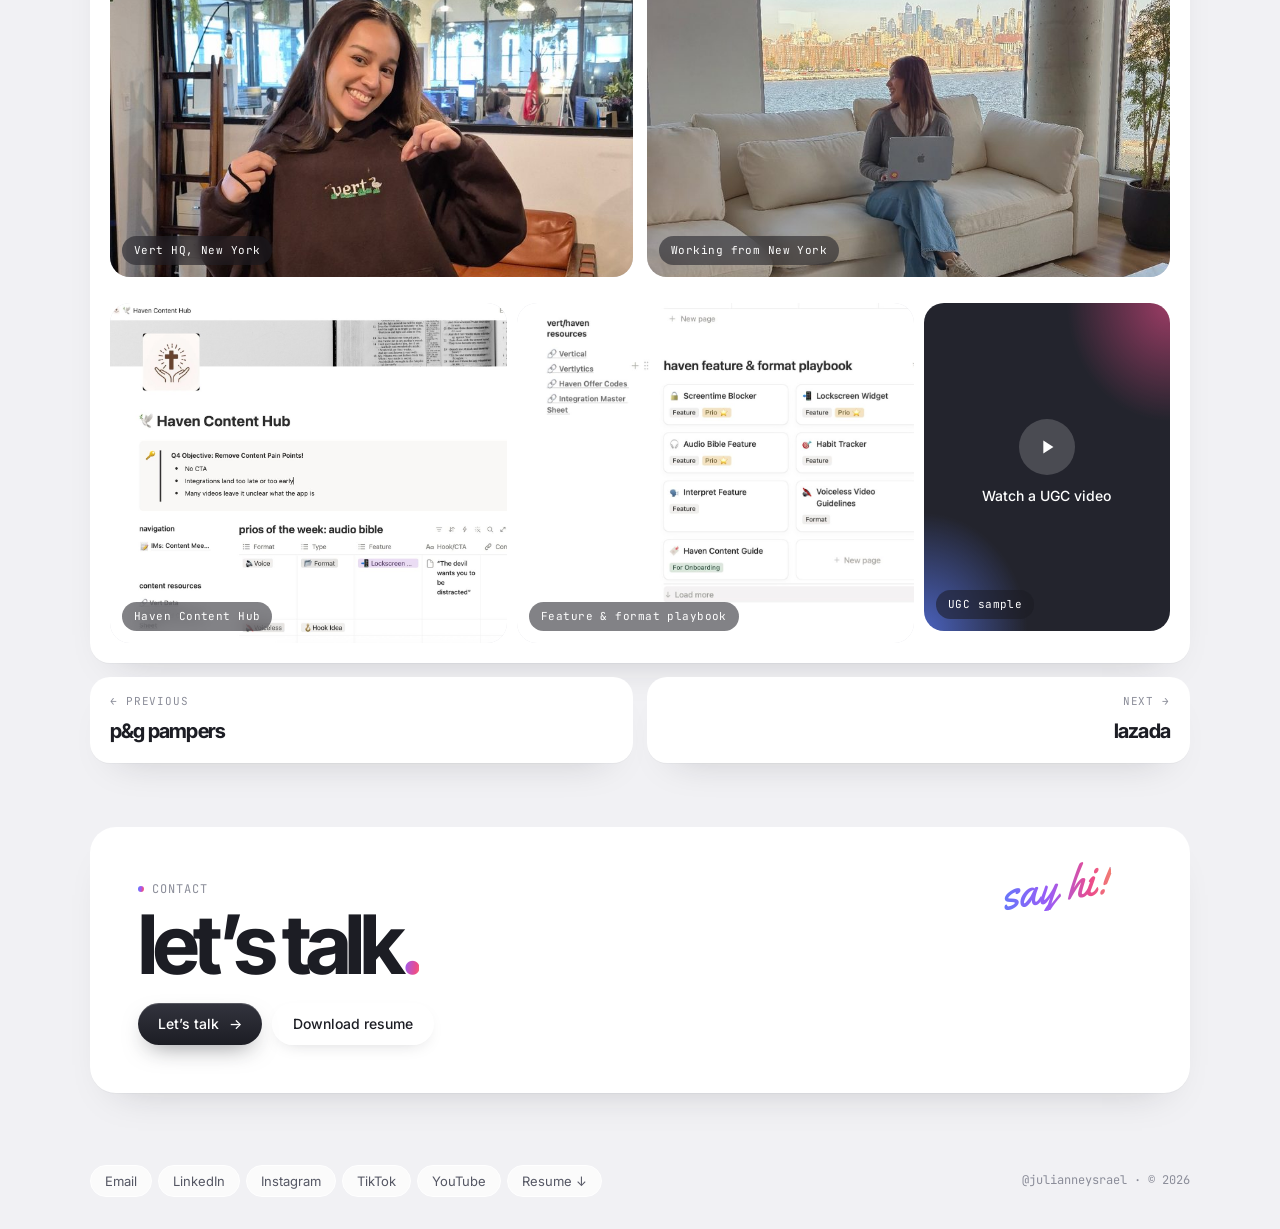
<file: work/vert.html>
<!doctype html>
<html lang="en">
<head>
  <meta charset="utf-8">
  <meta name="viewport" content="width=device-width, initial-scale=1">
  <title>Vert Ventures NYC case study | Jules Ysrael</title>
  <meta name="description" content="80+ creator partnerships, 17 UGC videos, and 96+ leads for the sales cycle.">
  <meta property="og:title" content="Vert Ventures NYC case study | Jules Ysrael">
  <meta property="og:description" content="80+ creator partnerships, 17 UGC videos, and 96+ leads for the sales cycle.">
  <meta name="theme-color" content="#f1f1f4">
  <link rel="preconnect" href="https://fonts.googleapis.com">
  <link rel="preconnect" href="https://fonts.gstatic.com" crossorigin>
  <link href="https://fonts.googleapis.com/css2?family=Inter:wght@400;500;600&family=Inter+Tight:wght@500;600;700&family=JetBrains+Mono:wght@400;500&family=Yellowtail&family=Instrument+Serif:ital@0;1&display=swap" rel="stylesheet">
  <link rel="stylesheet" href="../assets/styles.css">
</head>
<body>
  <header class="site-header">
    <div class="wrap">
      <div class="bar">
        <a class="logo" href="../index.html">julianne ysrael<span>.</span></a>

        <nav class="nav" id="nav">
          <a href="../index.html">Home</a>
          <a href="../marketing.html" aria-current="page">Marketing &amp; Growth</a>
          <a href="../media.html">Media &amp; Hosting</a>
          <a href="../leadership.html">Leadership &amp; Impact</a>
          <a href="../about.html">About</a>
          <a href="../assets/Jules-Ysrael-Resume.pdf" download>Resume</a>
          <div class="socials nav-socials" aria-label="Social media">
          <a href="https://www.linkedin.com/in/julianne-ysrael-a098501b9/" target="_blank" rel="noopener" aria-label="LinkedIn" title="LinkedIn"><svg viewBox="0 0 24 24" width="20" height="20" aria-hidden="true"><rect x="2" y="2" width="20" height="20" rx="4.5" fill="currentColor"/><g class="cut" transform="translate(4.7 4.5) scale(.62)"><path d="M20.447 20.452h-3.554v-5.569c0-1.328-.027-3.037-1.852-3.037-1.853 0-2.136 1.445-2.136 2.939v5.667H9.351V9h3.414v1.561h.046c.477-.9 1.637-1.85 3.37-1.85 3.601 0 4.267 2.37 4.267 5.455v6.286zM5.337 7.433a2.064 2.064 0 1 1 0-4.128 2.064 2.064 0 0 1 0 4.128zM7.119 20.452H3.555V9h3.564v11.452z"/></g></svg></a>
          <a href="https://www.instagram.com/julianneysrael/" target="_blank" rel="noopener" aria-label="Instagram" title="Instagram"><svg viewBox="0 0 24 24" width="20" height="20" aria-hidden="true"><rect x="2.6" y="2.6" width="18.8" height="18.8" rx="5.4" fill="none" stroke="currentColor" stroke-width="2.3"/><circle cx="12" cy="12" r="4.3" fill="none" stroke="currentColor" stroke-width="2.3"/><circle cx="17.5" cy="6.5" r="1.4" fill="currentColor"/></svg></a>
          <a href="https://www.tiktok.com/@julianneysrael" target="_blank" rel="noopener" aria-label="TikTok" title="TikTok"><svg viewBox="0 0 24 24" width="20" height="20" aria-hidden="true"><path fill="currentColor" d="M12.525.02c1.31-.02 2.61-.01 3.91-.02.08 1.53.63 3.09 1.75 4.17 1.12 1.11 2.7 1.62 4.24 1.79v4.03c-1.44-.05-2.89-.35-4.2-.97-.57-.26-1.1-.59-1.62-.93-.01 2.92.01 5.84-.02 8.75-.08 1.4-.54 2.79-1.35 3.94-1.31 1.92-3.58 3.17-5.91 3.21-1.43.08-2.86-.31-4.08-1.03-2.02-1.19-3.44-3.37-3.65-5.71-.02-.5-.03-1-.01-1.49.18-1.9 1.12-3.72 2.58-4.96 1.66-1.44 3.98-2.13 6.15-1.72.02 1.48-.04 2.96-.04 4.44-.99-.32-2.15-.23-3.02.37-.63.41-1.11 1.04-1.36 1.75-.21.51-.15 1.07-.14 1.61.24 1.64 1.82 3.02 3.5 2.87 1.12-.01 2.19-.66 2.77-1.61.19-.33.4-.67.41-1.06.1-1.79.06-3.57.07-5.36.01-4.03-.01-8.05.02-12.07z"/></svg></a>
          <a href="https://www.youtube.com/c/julesysrael" target="_blank" rel="noopener" aria-label="YouTube" title="YouTube"><svg viewBox="0 0 24 24" width="20" height="20" aria-hidden="true"><path fill="currentColor" fill-rule="evenodd" d="M23.498 6.186a3.016 3.016 0 0 0-2.122-2.136C19.505 3.545 12 3.545 12 3.545s-7.505 0-9.377.505A3.017 3.017 0 0 0 .502 6.186C0 8.07 0 12 0 12s0 3.93.502 5.814a3.016 3.016 0 0 0 2.122 2.136c1.871.505 9.376.505 9.376.505s7.505 0 9.377-.505a3.015 3.015 0 0 0 2.122-2.136C24 15.93 24 12 24 12s0-3.93-.502-5.814zM9.545 15.568V8.432L15.818 12l-6.273 3.568z"/></svg></a>
          </div>
        </nav>
        <div class="bar-end">
          <div class="socials" aria-label="Social media">
          <a href="https://www.linkedin.com/in/julianne-ysrael-a098501b9/" target="_blank" rel="noopener" aria-label="LinkedIn" title="LinkedIn"><svg viewBox="0 0 24 24" width="20" height="20" aria-hidden="true"><rect x="2" y="2" width="20" height="20" rx="4.5" fill="currentColor"/><g class="cut" transform="translate(4.7 4.5) scale(.62)"><path d="M20.447 20.452h-3.554v-5.569c0-1.328-.027-3.037-1.852-3.037-1.853 0-2.136 1.445-2.136 2.939v5.667H9.351V9h3.414v1.561h.046c.477-.9 1.637-1.85 3.37-1.85 3.601 0 4.267 2.37 4.267 5.455v6.286zM5.337 7.433a2.064 2.064 0 1 1 0-4.128 2.064 2.064 0 0 1 0 4.128zM7.119 20.452H3.555V9h3.564v11.452z"/></g></svg></a>
          <a href="https://www.instagram.com/julianneysrael/" target="_blank" rel="noopener" aria-label="Instagram" title="Instagram"><svg viewBox="0 0 24 24" width="20" height="20" aria-hidden="true"><rect x="2.6" y="2.6" width="18.8" height="18.8" rx="5.4" fill="none" stroke="currentColor" stroke-width="2.3"/><circle cx="12" cy="12" r="4.3" fill="none" stroke="currentColor" stroke-width="2.3"/><circle cx="17.5" cy="6.5" r="1.4" fill="currentColor"/></svg></a>
          <a href="https://www.tiktok.com/@julianneysrael" target="_blank" rel="noopener" aria-label="TikTok" title="TikTok"><svg viewBox="0 0 24 24" width="20" height="20" aria-hidden="true"><path fill="currentColor" d="M12.525.02c1.31-.02 2.61-.01 3.91-.02.08 1.53.63 3.09 1.75 4.17 1.12 1.11 2.7 1.62 4.24 1.79v4.03c-1.44-.05-2.89-.35-4.2-.97-.57-.26-1.1-.59-1.62-.93-.01 2.92.01 5.84-.02 8.75-.08 1.4-.54 2.79-1.35 3.94-1.31 1.92-3.58 3.17-5.91 3.21-1.43.08-2.86-.31-4.08-1.03-2.02-1.19-3.44-3.37-3.65-5.71-.02-.5-.03-1-.01-1.49.18-1.9 1.12-3.72 2.58-4.96 1.66-1.44 3.98-2.13 6.15-1.72.02 1.48-.04 2.96-.04 4.44-.99-.32-2.15-.23-3.02.37-.63.41-1.11 1.04-1.36 1.75-.21.51-.15 1.07-.14 1.61.24 1.64 1.82 3.02 3.5 2.87 1.12-.01 2.19-.66 2.77-1.61.19-.33.4-.67.41-1.06.1-1.79.06-3.57.07-5.36.01-4.03-.01-8.05.02-12.07z"/></svg></a>
          <a href="https://www.youtube.com/c/julesysrael" target="_blank" rel="noopener" aria-label="YouTube" title="YouTube"><svg viewBox="0 0 24 24" width="20" height="20" aria-hidden="true"><path fill="currentColor" fill-rule="evenodd" d="M23.498 6.186a3.016 3.016 0 0 0-2.122-2.136C19.505 3.545 12 3.545 12 3.545s-7.505 0-9.377.505A3.017 3.017 0 0 0 .502 6.186C0 8.07 0 12 0 12s0 3.93.502 5.814a3.016 3.016 0 0 0 2.122 2.136c1.871.505 9.376.505 9.376.505s7.505 0 9.377-.505a3.015 3.015 0 0 0 2.122-2.136C24 15.93 24 12 24 12s0-3.93-.502-5.814zM9.545 15.568V8.432L15.818 12l-6.273 3.568z"/></svg></a>
          </div>
          <button class="nav-toggle" aria-expanded="false" aria-controls="nav">Menu</button>
        </div>
      </div>
    </div>
  </header>

  <main>
    <section class="page-hero">
      <div class="ambient" aria-hidden="true"></div>
      <div class="wrap reveal">
        <a class="back" href="../marketing.html">&larr; Case study 01 &middot; Startup</a>
        <p class="display">vert ventures nyc<span class="dot">.</span></p>
        <h1 class="title">Running creator partnerships at scale, and the system behind them</h1>
        <div class="btns" style="margin-top:20px"><a class="btn btn-ghost" href="https://docs.google.com/document/d/1JDvJXp7C1BzVWrAAiq4alrioxriB_nwLphnHgs7okDk/edit?usp=sharing" target="_blank" rel="noopener">17 UGC videos <span class="arrow">&rarr;</span></a></div>
      </div>
    </section>

    <div class="wrap">
      <div class="case-meta card reveal">
        <div><span>Company</span>Vert Ventures NYC</div>
        <div><span>My role</span>Influencer Manager</div>
        <div><span>Timeframe</span>April 2026 – Present</div>
      </div>

      <div class="case-body">
        <section class="card reveal">
          <h2>context<span class="grad-text">.</span></h2>
          <div><p>Vert Ventures NYC is a New York-based mobile app studio. As Influencer Manager, I run its creator partnerships day to day, own the full partnership lifecycle, and run social media for Haven.</p></div>
        </section>
        <section class="card reveal">
          <h2>challenge<span class="grad-text">.</span></h2>
          <div><p>Growing an app portfolio through creators means many partnerships running at once. That needs sourcing, negotiation, briefs, approvals, and reporting that don&rsquo;t live in someone&rsquo;s inbox.</p></div>
        </section>
        <section class="card span reveal">
          <h2>what i did<span class="grad-text">.</span></h2>
          <div><ul class="bullets">
              <li>Manage 80+ creator partnerships day to day, providing content feedback, approvals, and ideation to keep output on-brand and high-performing.</li>
              <li>Own the full partnership lifecycle for 15+ creators, from sourcing and outreach through onboarding, contracting, rate-setting, and renewals.</li>
              <li>Lead rate negotiations, deal renegotiations, and contract renewals, and join sales calls to secure and extend long-term partnerships.</li>
              <li>Generated 96+ leads for the sales cycle so far and closed the most deals on the team.</li>
              <li>Coached 2 teammates to run creator sales calls independently, covering pitching, follow-ups, and closing partnerships.</li>
              <li>Built and run a Content Hub that catalogs and standardizes high-quality content, creating a repeatable system for content quality and reuse.</li>
              <li>Run social media for Haven, publishing creator and UGC videos, writing captions, and setting the page&rsquo;s content direction.</li>
              <li>Made 17 UGC videos for the app that creators can use as ready-made examples.</li>
              <li>Piloting Claude-powered automations across the creator pipeline, from sourcing and proposals to contracts and negotiation.</li>
          </ul></div>
        </section>
        <section class="card span reveal">
          <h2>results<span class="grad-text">.</span></h2>
          <div class="results">
              <div><strong>80+</strong><span>creator partnerships managed</span></div>
              <div><strong>17</strong><span>UGC videos made for creators to use</span></div>
              <div><strong>96+</strong><span>leads generated for the sales cycle</span></div>
              <div><strong>#1</strong><span>on the team for deals closed</span></div>
          </div>
        </section>
        <section class="card span reveal" style="grid-template-columns:1fr">
          <h2>visuals<span class="grad-text">.</span></h2>
          <div class="photo-wall case-photos" style="margin-bottom:14px"><figure class="shot"><img src="../assets/img/work/vert-office.jpg" alt="Jules in a Vert hoodie at the Vert office in New York" loading="lazy"><figcaption>Vert HQ, New York</figcaption></figure><figure class="shot"><img src="../assets/img/work/vert-nyc.jpg" alt="Jules working on her laptop with the Manhattan skyline behind her" loading="lazy"><figcaption>Working from New York</figcaption></figure></div>
          <div class="visuals screens">
            <figure class="shot screen"><img src="../assets/img/work/vert-haven-hub.jpg" alt="The Haven Content Hub in Notion, with the Q4 objective and the priority content of the week" loading="lazy"><figcaption>Haven Content Hub</figcaption></figure>
            <figure class="shot screen"><img src="../assets/img/work/vert-haven-playbook.jpg" alt="The Haven feature and format playbook in Notion" loading="lazy"><figcaption>Feature &amp; format playbook</figcaption></figure>
            <a class="shot tall video-card" href="https://vt.tiktok.com/ZS9V1hwdE/" target="_blank" rel="noopener"><span class="vc-label">Watch a UGC video</span><figcaption>UGC sample</figcaption></a>
          </div>
        </section>
      </div>

      <nav class="case-nav" aria-label="More case studies">
        <a class="card" href="pampers.html"><small>&larr; Previous</small>P&amp;G Pampers</a>
        <a class="card" href="lazada.html" style="text-align:right"><small>Next &rarr;</small>Lazada</a>
      </nav>
    </div>

    <section class="section">
      <div class="wrap">
        <div class="cta-card card reveal">
          <div class="ambient" aria-hidden="true"></div>
          <span class="script sig" aria-hidden="true">say hi!</span>
          <span class="eyebrow">Contact</span>
          <p class="display">let&rsquo;s talk<span class="dot">.</span></p>
          <div class="btns">
            <a class="btn btn-primary" href="mailto:ysraejulianne@gmail.com">Let&rsquo;s talk <span class="arrow">&rarr;</span></a>
            <a class="btn btn-ghost" href="../assets/Jules-Ysrael-Resume.pdf" download>Download resume</a>
          </div>
        </div>
      </div>
    </section>
  </main>

  <footer class="site-footer">
    <div class="wrap">
      <ul>
        <li><a href="mailto:ysraejulianne@gmail.com">Email</a></li>
        <li><a href="https://www.linkedin.com/in/julianne-ysrael-a098501b9/" target="_blank" rel="noopener">LinkedIn</a></li>
        <li><a href="https://www.instagram.com/julianneysrael/" target="_blank" rel="noopener">Instagram</a></li>
        <li><a href="https://www.tiktok.com/@julianneysrael" target="_blank" rel="noopener">TikTok</a></li>
        <li><a href="https://www.youtube.com/c/julesysrael" target="_blank" rel="noopener">YouTube</a></li>
        <li><a href="../assets/Jules-Ysrael-Resume.pdf" download>Resume &darr;</a></li>
      </ul>
      <span class="muted">@julianneysrael &middot; &copy; <span id="year">2026</span></span>
    </div>
  </footer>
  <script src="../assets/main.js"></script>
</body>
</html>
</file>
<file: assets/styles.css>
/* Jules Ysrael — portfolio
   Big tight lowercase grotesk, soft gray base, blue → violet → pink gradient used sparingly,
   a script accent, and design-tool details (selection boxes, cursor, handles). */

:root {
  --bg: #f1f1f4;
  --surface: #ffffff;
  --ink: #1c1d24;
  --ink-2: #555764;
  --muted: #8b8d99;
  --line: #e1e1e8;
  --chip: #e9e9ef;

  --blue: #5b7cfa;
  --violet: #9b5cf6;
  --pink: #ec4c8a;
  --coral: #f28a6b;
  --grad: linear-gradient(100deg, var(--blue), var(--violet) 45%, var(--pink) 80%, var(--coral));

  --display: "Inter Tight", "Inter", system-ui, sans-serif;
  --sans: "Inter", system-ui, -apple-system, "Segoe UI", sans-serif;
  --mono: "JetBrains Mono", ui-monospace, monospace;
  --script: "Yellowtail", cursive;
  --serif: "Instrument Serif", Georgia, serif;

  --max: 1180px;
  --gutter: clamp(16px, 4vw, 40px);
  --space: clamp(40px, 5vw, 64px);
  --r: 20px;
  --r-sm: 14px;
}

*, *::before, *::after { box-sizing: border-box; }
html { -webkit-text-size-adjust: 100%; scroll-behavior: smooth; }
body {
  margin: 0;
  background: var(--bg);
  color: var(--ink);
  font-family: var(--sans);
  font-size: 15px;
  line-height: 1.55;
  -webkit-font-smoothing: antialiased;
  overflow-x: hidden;
}
img { max-width: 100%; display: block; }
a { color: inherit; text-decoration: none; }
p { margin: 0 0 1em; }
h1, h2, h3, h4 { margin: 0; font-family: var(--display); font-weight: 700; letter-spacing: -0.035em; line-height: 1.05; }
ul { margin: 0; padding: 0; list-style: none; }
::selection { background: rgba(91, 124, 250, .22); }

.wrap { max-width: var(--max); margin: 0 auto; padding: 0 var(--gutter); position: relative; }
.section { padding: var(--space) 0; position: relative; }

/* ---------- Type ---------- */
.display {
  font-family: var(--display); font-weight: 700; text-transform: lowercase;
  letter-spacing: -0.065em; line-height: .86; margin: 0;
}
.display .dot, .h-section .dot { color: transparent; background: var(--grad); -webkit-background-clip: text; background-clip: text; }
.h-section { font-size: clamp(28px, 3.4vw, 42px); letter-spacing: -0.055em; line-height: .95; }
.h-sub { font-size: clamp(22px, 2.4vw, 30px); letter-spacing: -0.04em; }

.script {
  font-family: var(--script); font-weight: 400; letter-spacing: 0; text-transform: none;
  background: var(--grad); -webkit-background-clip: text; background-clip: text; color: transparent;
  padding: 0 .08em; line-height: 1;
}
.grad-text { background: var(--grad); -webkit-background-clip: text; background-clip: text; color: transparent; }

.eyebrow {
  display: inline-flex; align-items: center; gap: 8px;
  font-family: var(--mono); font-size: 12px; text-transform: uppercase; letter-spacing: .08em;
  color: var(--muted); margin-bottom: 12px;
}
.eyebrow::before { content: ""; width: 6px; height: 6px; border-radius: 50%; background: var(--grad); }
.lede { font-size: clamp(15px, 1.3vw, 17px); color: var(--ink-2); max-width: 600px; }
.muted { color: var(--muted); }
.todo { color: var(--muted); font-style: italic; }

/* Design-tool selection box with corner handles */
.select {
  position: relative; display: inline-block;
  background: rgba(91, 124, 250, .12);
  box-shadow: inset 0 0 0 1.5px var(--blue);
  padding: 0 .12em; margin: 0 .04em;
}
.select::before, .select::after {
  content: ""; position: absolute; width: 8px; height: 8px;
  background: #fff; border: 1.5px solid var(--blue);
}
.select::before { left: -4px; top: -4px; }
.select::after { right: -4px; bottom: -4px; }
.cursor {
  display: inline-block; width: .55em; height: .55em; vertical-align: -0.35em; margin-left: -.05em;
  background: var(--pink);
  clip-path: polygon(0 0, 100% 42%, 52% 56%, 38% 100%);
  filter: drop-shadow(0 2px 4px rgba(236, 76, 138, .35));
}

/* Barcode detail */
.barcode {
  display: inline-block; width: 132px; height: 22px; opacity: .55;
  background: repeating-linear-gradient(90deg,
    var(--ink) 0 1px, transparent 1px 3px, var(--ink) 3px 5px, transparent 5px 6px,
    var(--ink) 6px 7px, transparent 7px 10px, var(--ink) 10px 11px, transparent 11px 12px,
    var(--ink) 12px 15px, transparent 15px 17px);
}

/* Soft gradient background + diamond grid */
.ambient {
  position: absolute; inset: 0; overflow: hidden; pointer-events: none; z-index: 0;
  -webkit-mask-image: linear-gradient(#000 70%, transparent); mask-image: linear-gradient(#000 70%, transparent);
}
.cta-card .ambient { -webkit-mask-image: none; mask-image: none; }
.ambient::before {
  content: ""; position: absolute; inset: 0;
  background:
    radial-gradient(40% 50% at 92% 4%, rgba(155, 92, 246, .38), transparent 70%),
    radial-gradient(35% 45% at 70% 0%, rgba(91, 124, 250, .30), transparent 70%),
    radial-gradient(40% 45% at 0% 100%, rgba(236, 76, 138, .26), transparent 70%),
    radial-gradient(30% 35% at 18% 92%, rgba(242, 138, 107, .22), transparent 70%);
}
.ambient::after {
  content: ""; position: absolute; inset: 0; opacity: .5;
  background-image:
    repeating-linear-gradient(45deg, rgba(28, 29, 36, .045) 0 1px, transparent 1px 44px),
    repeating-linear-gradient(-45deg, rgba(28, 29, 36, .045) 0 1px, transparent 1px 44px);
  -webkit-mask-image: radial-gradient(80% 70% at 50% 40%, #000, transparent);
  mask-image: radial-gradient(80% 70% at 50% 40%, #000, transparent);
}
.hero > .wrap, .page-hero > .wrap, .cta-card > * { position: relative; z-index: 1; }

/* ---------- Header ---------- */
.site-header { position: sticky; top: 0; z-index: 20; padding: 12px 0; }
.site-header .wrap { display: flex; align-items: center; justify-content: space-between; }
.bar {
  position: relative;
  display: flex; align-items: center; justify-content: space-between; gap: 16px; width: 100%;
  height: 50px; padding: 0 6px 0 18px; border-radius: 999px;
  background: rgba(255, 255, 255, .62); backdrop-filter: blur(16px); -webkit-backdrop-filter: blur(16px);
  border: 1px solid rgba(255, 255, 255, .8);
  box-shadow: 0 1px 0 rgba(28, 29, 36, .04), 0 8px 24px -12px rgba(28, 29, 36, .14);
}
.logo { white-space: nowrap; font-family: var(--display); font-weight: 700; letter-spacing: -0.04em; font-size: 18px; text-transform: lowercase; }
.logo span { color: transparent; background: var(--grad); -webkit-background-clip: text; background-clip: text; }
.nav { display: flex; gap: 2px; font-size: 13px; color: var(--ink-2); }
.nav a { padding: 7px 12px; border-radius: 999px; transition: background .2s, color .2s; }
.nav a:hover { color: var(--ink); background: rgba(28, 29, 36, .05); }
.nav a[aria-current="page"] { color: #fff; background: var(--ink); }
.nav-toggle {
  display: none; border: 0; cursor: pointer; font: inherit; font-size: 14px; font-weight: 500;
  height: 40px; padding: 0 18px; border-radius: 999px; background: var(--ink); color: #fff;
}
/* Social icons in the header */
.bar-end { display: flex; align-items: center; gap: 6px; flex: none; }
.socials {
  display: flex; align-items: center; gap: 4px; height: 40px; padding: 0 8px; border-radius: 999px;
  background: linear-gradient(180deg, #2b2c35, var(--ink));
  box-shadow: inset 0 1px 0 rgba(255, 255, 255, .12), 0 8px 20px -10px rgba(28, 29, 36, .6);
}
.socials a {
  position: relative; width: 36px; height: 36px; display: grid; place-items: center;
  color: #fff; opacity: .9; transition: opacity .2s, transform .2s;
}
.socials a .cut { fill: var(--ink); }
.socials a::after {
  content: ""; position: absolute; bottom: 2px; left: 50%; width: 4px; height: 4px; margin-left: -2px;
  border-radius: 50%; background: var(--grad); opacity: 0; transition: opacity .2s;
}
.socials a:hover { opacity: 1; transform: translateY(-2px); }
.socials a:hover::after { opacity: 1; }
@media (max-width: 1140px) {
  .nav-toggle { display: block; }
  .nav {
    position: absolute; top: 58px; left: 0; right: 0;
    flex-direction: column; gap: 2px; padding: 10px; border-radius: 24px;
    background: rgba(255, 255, 255, .92); backdrop-filter: blur(16px); -webkit-backdrop-filter: blur(16px);
    box-shadow: 0 20px 40px -16px rgba(28, 29, 36, .25);
    display: none;
  }
  .nav.open { display: flex; }
  .nav a { padding: 14px 16px; font-size: 17px; }
}

/* ---------- Buttons & pills ---------- */
.btns { display: flex; flex-wrap: wrap; gap: 10px; }
.btn {
  display: inline-flex; align-items: center; gap: 10px;
  height: 42px; padding: 0 20px; border-radius: 999px;
  font-size: 14px; font-weight: 500; transition: transform .2s, box-shadow .2s, background .2s;
}
.btn-primary {
  background: linear-gradient(180deg, #33343e, var(--ink)); color: #fff;
  box-shadow: inset 0 1px 0 rgba(255, 255, 255, .18), 0 10px 24px -10px rgba(28, 29, 36, .55);
}
.btn-primary:hover { transform: translateY(-2px); box-shadow: inset 0 1px 0 rgba(255,255,255,.18), 0 16px 30px -12px rgba(155, 92, 246, .6); }
.btn-ghost { background: rgba(255, 255, 255, .7); border: 1px solid #fff; box-shadow: 0 6px 18px -10px rgba(28, 29, 36, .25); }
.btn-ghost:hover { transform: translateY(-2px); background: #fff; }
.btn .arrow { transition: transform .2s; }
.btn:hover .arrow { transform: translateX(3px); }

.pill {
  display: inline-flex; align-items: center; height: 28px; padding: 0 12px; border-radius: 999px;
  font-family: var(--mono); font-size: 11px; font-weight: 400; letter-spacing: .06em; text-transform: uppercase;
  background: rgba(255, 255, 255, .75); border: 1px solid #fff; color: var(--ink-2);
}
.pill.blue { background: var(--blue); border-color: var(--blue); color: #fff; }
.link-arrow { font-size: 14px; font-weight: 500; display: inline-flex; gap: 6px; align-items: center; }
.link-arrow:hover { color: var(--violet); }

.badge {
  display: inline-grid; place-items: center; width: 34px; height: 34px; border-radius: 50%; flex: none;
  font-family: var(--display); font-weight: 600; font-size: 12px; color: #fff; background: var(--grad);
  box-shadow: 0 0 0 4px rgba(255, 255, 255, .8), 0 8px 18px -8px rgba(155, 92, 246, .6);
}

/* ---------- Hero ---------- */
.hero { position: relative; margin-top: -74px; padding: calc(74px + clamp(20px, 3vw, 36px)) 0 clamp(28px, 4vw, 44px); }
.hero-main { display: grid; grid-template-columns: 1.5fr 1fr; gap: clamp(24px, 4vw, 56px); align-items: center; }
.hero-top { display: flex; justify-content: space-between; align-items: center; gap: 16px; margin-bottom: clamp(16px, 2.4vw, 28px); font-family: var(--mono); font-size: 12px; color: var(--ink-2); }
.hero-top .pills { display: flex; flex-wrap: wrap; gap: 6px; }
.hero-display { display: grid; grid-template-columns: auto 1fr; align-items: end; gap: clamp(16px, 3vw, 36px); }
.hero-display .display, .hero-main .display { font-size: clamp(56px, 8.4vw, 112px); }
.hero-photo {
  position: relative; aspect-ratio: 4 / 5; border-radius: var(--r); background: #dcdce3; overflow: visible;
  max-width: 340px; justify-self: end; width: 100%;
}
.hero-photo .frame { position: absolute; inset: 0; border-radius: inherit; overflow: hidden; display: grid; place-items: center; color: var(--muted); font-size: 13px; font-family: var(--mono); }
.hero-photo img { width: 100%; height: 100%; object-fit: cover; object-position: 50% 18%; }
.hero-photo .sig { position: absolute; right: -6px; bottom: -26px; font-size: clamp(38px, 4vw, 54px); transform: rotate(-10deg); }
.hero-intro { display: grid; grid-template-columns: 1.15fr 1fr; gap: clamp(20px, 4vw, 48px); margin-top: clamp(20px, 3vw, 32px); align-items: start; }
.hero-main .hero-copy h1:not(.display) { font-size: clamp(22px, 2.3vw, 30px); letter-spacing: -0.045em; line-height: 1.15; font-weight: 600; margin: clamp(16px, 2vw, 24px) 0 12px; }
.hero-main .lede { margin-bottom: 20px; }
.hero-intro h1 { font-size: clamp(22px, 2.3vw, 30px); letter-spacing: -0.045em; line-height: 1.12; font-weight: 600; }
.hero-intro .lede { margin-bottom: 20px; }
@media (max-width: 820px) {
  .hero-display { grid-template-columns: 1fr; }
  .hero-photo { justify-self: start; max-width: 100%; }
  .hero-intro, .hero-main { grid-template-columns: 1fr; }
  .hero-main .hero-photo { max-width: 100%; aspect-ratio: 1; }
  .hero-top .barcode { display: none; }
}

.page-hero { position: relative; margin-top: -74px; padding: calc(74px + clamp(24px, 4vw, 48px)) 0 clamp(24px, 3vw, 36px); }
.page-hero .display { font-size: clamp(44px, 6.4vw, 84px); margin-bottom: clamp(14px, 2vw, 22px); }
.page-hero .lede { font-size: clamp(17px, 1.7vw, 21px); color: var(--ink); font-family: var(--display); font-weight: 500; letter-spacing: -0.03em; line-height: 1.3; max-width: 820px; }
.page-hero .lede .script { font-size: 1.35em; }
.page-hero h1.title { font-size: clamp(24px, 3vw, 36px); letter-spacing: -0.05em; max-width: 960px; margin-bottom: 8px; }

/* ---------- Cards ---------- */
.card { background: var(--surface); border-radius: var(--r); box-shadow: 0 1px 0 rgba(28, 29, 36, .03), 0 20px 40px -28px rgba(28, 29, 36, .25); }

/* ---------- Proof bar ---------- */
.proof { display: grid; grid-template-columns: repeat(4, 1fr); padding: 8px; }
.proof div { padding: 18px 20px; }
.proof div + div { border-left: 1px solid var(--line); }
.proof strong { display: block; font-family: var(--display); font-size: clamp(28px, 3vw, 40px); font-weight: 700; letter-spacing: -0.06em; line-height: 1; margin-bottom: 6px; }
.proof strong i { font-style: normal; color: transparent; background: var(--grad); -webkit-background-clip: text; background-clip: text; }
.proof span { font-size: 13px; color: var(--ink-2); }
@media (max-width: 760px) {
  .proof { grid-template-columns: 1fr 1fr; }
  .proof div { padding: 16px; }
  .proof div:nth-child(3) { border-left: 0; }
  .proof div:nth-child(n+3) { border-top: 1px solid var(--line); }
}

/* ---------- Section heads ---------- */
.section-head { display: flex; justify-content: space-between; align-items: end; gap: 16px; margin-bottom: clamp(16px, 2vw, 24px); flex-wrap: wrap; }

/* ---------- Work cards ---------- */
.work-grid { display: grid; grid-template-columns: repeat(4, 1fr); gap: 14px; }
.work-card {
  position: relative; display: flex; flex-direction: column; justify-content: space-between;
  padding: 20px; min-height: 0;
  transition: transform .25s, box-shadow .25s;
}
a.work-card:hover { transform: translateY(-4px); box-shadow: 0 30px 50px -30px rgba(91, 124, 250, .5); }
.work-card .top { display: flex; justify-content: space-between; align-items: start; gap: 12px; }
.work-card .tag { font-family: var(--mono); font-size: 11px; text-transform: uppercase; letter-spacing: .08em; padding: 6px 10px; border-radius: 999px; background: var(--chip); color: var(--ink-2); }
.work-card h3 { font-size: clamp(20px, 1.9vw, 24px); letter-spacing: -0.05em; margin: 16px 0 6px; text-transform: lowercase; }
.work-card p { color: var(--ink-2); font-size: 13.5px; line-height: 1.45; margin: 0; max-width: 520px; }
.work-card .metric { margin-top: 18px; display: flex; justify-content: space-between; align-items: center; gap: 12px; font-size: 13px; color: var(--ink-2); }
.work-card .metric b { color: var(--ink); font-weight: 600; font-family: var(--display); font-size: 15px; letter-spacing: -0.03em; }
.work-card .go { width: 32px; height: 32px; flex: none; border-radius: 50%; display: grid; place-items: center; background: var(--chip); transition: background .25s, color .25s; }
a.work-card:hover .go { background: var(--ink); color: #fff; }
.work-card.feature {
  grid-column: 1 / -1; color: #fff; overflow: hidden;
  background: radial-gradient(60% 120% at 100% 0%, rgba(236, 76, 138, .55), transparent 60%),
              radial-gradient(60% 120% at 0% 100%, rgba(91, 124, 250, .7), transparent 60%),
              linear-gradient(120deg, #4a5ef0, #8e54f2 55%, #c34fb0);
}
.work-card.feature p, .work-card.feature .metric { color: rgba(255, 255, 255, .82); }
.work-card.feature .metric b { color: #fff; }
.work-card.feature .tag { background: rgba(255, 255, 255, .2); color: #fff; }
.work-card.feature .go { background: rgba(255, 255, 255, .22); }
.work-card.feature:hover .go { background: #fff; color: var(--ink); }
.work-card.feature .script { position: absolute; right: 24px; top: 14px; font-size: clamp(32px, 3.6vw, 48px); background: none; color: rgba(255, 255, 255, .9); transform: rotate(-8deg); }
@media (max-width: 1000px) { .work-grid { grid-template-columns: repeat(2, 1fr); } }
@media (max-width: 600px) {
  .work-grid { grid-template-columns: 1fr; }
  .work-card { min-height: 0; }
  .work-card.feature .script { display: none; }
}

/* ---------- Brands ---------- */
.logos { display: flex; flex-wrap: wrap; align-items: center; gap: 8px 18px; font-family: var(--display); font-weight: 700; font-size: clamp(18px, 2vw, 26px); letter-spacing: -0.05em; line-height: 1.1; }
.logos .spark { width: .42em; height: .42em; background: var(--grad); clip-path: polygon(50% 0, 62% 38%, 100% 50%, 62% 62%, 50% 100%, 38% 62%, 0 50%, 38% 38%); }

/* ---------- Quote ---------- */
.quote { padding: clamp(20px, 3vw, 32px); position: relative; }
.quote blockquote { margin: 0 0 16px; font-family: var(--display); font-weight: 600; font-size: clamp(18px, 2vw, 24px); letter-spacing: -0.04em; line-height: 1.18; max-width: 900px; }
.quote .mark { font-family: var(--display); font-size: 64px; line-height: .6; display: block; height: 28px; }
.quote cite { font-style: normal; font-size: 14px; color: var(--ink-2); display: flex; align-items: center; gap: 12px; }
.quote cite::before { content: ""; width: 32px; height: 32px; border-radius: 50%; background: var(--chip); }

/* ---------- CTA ---------- */
.cta-card { position: relative; overflow: hidden; padding: clamp(28px, 4vw, 48px) clamp(20px, 4vw, 48px); border-radius: calc(var(--r) + 6px); background: #fff; }
.cta-card .display { font-size: clamp(44px, 6.4vw, 84px); margin-bottom: 22px; }
.cta-card .script.sig { position: absolute; right: clamp(20px, 6vw, 80px); top: clamp(20px, 3vw, 36px); font-size: clamp(32px, 3.6vw, 48px); transform: rotate(-10deg); }
@media (max-width: 600px) { .cta-card .script.sig { position: static; display: block; width: max-content; margin-bottom: 12px; } }

/* ---------- Rows (capabilities, leadership) ---------- */
.rows { display: grid; gap: 14px; grid-template-columns: repeat(2, 1fr); }
.rows .row { grid-template-columns: 1fr; gap: 10px; }
.row { display: grid; grid-template-columns: 1fr 1.6fr; gap: 12px 40px; padding: 20px; }
.row.span { grid-column: 1 / -1; }
.row .head { display: flex; gap: 12px; align-items: center; }
.row h3 { font-size: clamp(17px, 1.6vw, 20px); letter-spacing: -0.04em; }
.row p { color: var(--ink-2); }
.row p:last-child { margin-bottom: 0; }
@media (max-width: 760px) { .row, .rows { grid-template-columns: 1fr; } }

.chips { display: flex; flex-wrap: wrap; gap: 6px; margin-top: 10px; }
.chips li { font-size: 12px; background: var(--chip); padding: 5px 11px; border-radius: 999px; color: var(--ink-2); }

/* ---------- Tables ---------- */
.table-card { padding: 8px 20px; }
.table-wrap { overflow-x: auto; -webkit-overflow-scrolling: touch; }
table { width: 100%; border-collapse: collapse; font-size: 13.5px; min-width: 600px; }
th { text-align: left; font-family: var(--mono); font-weight: 400; font-size: 11px; text-transform: uppercase; letter-spacing: .08em; color: var(--muted); padding: 10px 16px 10px 0; border-bottom: 1px solid var(--line); }
td { padding: 9px 16px 9px 0; border-bottom: 1px solid var(--line); vertical-align: top; color: var(--ink-2); }
tr:last-child td { border-bottom: 0; }
td:first-child { color: var(--ink); font-weight: 500; }
tr.link-row { cursor: pointer; }
tr.link-row:hover td { color: var(--ink); }
tr.link-row:hover td:first-child a { color: var(--violet); }

/* ---------- Lists ---------- */
.item-list { padding: 4px 20px; }
.item-list li { padding: 11px 0; border-top: 1px solid var(--line); display: grid; grid-template-columns: 1fr auto; gap: 2px 20px; }
.item-list li:first-child { border-top: 0; }
.item-list b { font-family: var(--display); font-weight: 600; font-size: 15px; letter-spacing: -0.03em; }
.item-list .meta { font-family: var(--mono); font-size: 11px; color: var(--muted); white-space: nowrap; padding-top: 3px; }
.item-list p { grid-column: 1 / -1; margin: 0; color: var(--ink-2); font-size: 13.5px; }
@media (max-width: 600px) { .item-list li { grid-template-columns: 1fr; } .item-list .meta { white-space: normal; padding-top: 0; } }

.grid-3 { display: grid; grid-template-columns: repeat(3, 1fr); gap: 14px; }
.grid-2 { display: grid; grid-template-columns: repeat(2, 1fr); gap: 14px; }
@media (max-width: 860px) { .grid-3 { grid-template-columns: 1fr 1fr; } }
@media (max-width: 600px) { .grid-3, .grid-2 { grid-template-columns: 1fr; } }

.block { padding: 20px; }
.block h3 { font-size: 18px; letter-spacing: -0.04em; margin-bottom: 6px; text-transform: lowercase; }

/* ---------- Media ---------- */
.video {
  position: relative; aspect-ratio: 16 / 9; border-radius: var(--r-sm); overflow: hidden;
  display: grid; place-items: center; color: rgba(255, 255, 255, .7); font-size: 13px; font-family: var(--mono);
  background: radial-gradient(70% 90% at 100% 0%, rgba(155, 92, 246, .55), transparent 60%),
              radial-gradient(60% 80% at 0% 100%, rgba(236, 76, 138, .4), transparent 60%), #23242d;
}
.video::before {
  content: ""; width: 56px; height: 56px; border-radius: 50%; position: absolute;
  background: rgba(255, 255, 255, .18) url("data:image/svg+xml,%3Csvg xmlns='http://www.w3.org/2000/svg' viewBox='0 0 24 24'%3E%3Cpath d='M8 5v14l11-7z' fill='white'/%3E%3C/svg%3E") center / 22px no-repeat;
  backdrop-filter: blur(6px);
}
.video span { position: absolute; bottom: 14px; left: 16px; }
.video iframe { position: absolute; inset: 0; width: 100%; height: 100%; border: 0; z-index: 1; }
.video.big { border-radius: var(--r); }
.video.vertical { aspect-ratio: 9 / 16; }
.video-caption { font-size: 13px; color: var(--ink-2); margin-top: 8px; display: flex; justify-content: space-between; gap: 12px; }
.video-caption .muted { font-family: var(--mono); font-size: 12px; }
.shorts { display: grid; grid-template-columns: repeat(3, 1fr); gap: 10px; }
@media (max-width: 600px) {
  .shorts .video-caption { flex-direction: column; gap: 2px; font-size: 12px; }
  .shorts .video::before { width: 36px; height: 36px; background-size: 16px; }
  .shorts .video span { display: none; }
}
.photo { aspect-ratio: 1; background: #dcdce3; border-radius: var(--r); display: grid; place-items: center; color: var(--muted); font-size: 13px; font-family: var(--mono); overflow: hidden; }
.photo img { width: 100%; height: 100%; object-fit: cover; }

/* ---------- Case study ---------- */
.case-meta { display: grid; grid-template-columns: repeat(3, 1fr); padding: 8px; }
.case-meta div { padding: 14px 20px; }
.case-meta div + div { border-left: 1px solid var(--line); }
.case-meta span { display: block; font-family: var(--mono); font-size: 11px; text-transform: uppercase; letter-spacing: .08em; color: var(--muted); margin-bottom: 6px; }
@media (max-width: 600px) {
  .case-meta { grid-template-columns: 1fr; }
  .case-meta div + div { border-left: 0; border-top: 1px solid var(--line); }
}
.case-body { display: grid; grid-template-columns: repeat(2, 1fr); gap: 14px; margin-top: 14px; }
.case-body > section { padding: 20px; }
.case-body > section.span { grid-column: 1 / -1; display: grid; grid-template-columns: 1fr 3fr; gap: 12px 32px; }
.case-body h2 { margin-bottom: 10px; }
.case-body h2 { font-size: clamp(18px, 1.8vw, 22px); letter-spacing: -0.045em; text-transform: lowercase; }
.case-body p { color: var(--ink-2); margin: 0; }
.case-body ul.bullets li { padding-left: 20px; position: relative; margin-bottom: 8px; color: var(--ink-2); }
.case-body ul.bullets li::before { content: ""; position: absolute; left: 0; top: .62em; width: 8px; height: 8px; border-radius: 50%; background: var(--grad); }
.results { display: grid; grid-template-columns: repeat(auto-fit, minmax(120px, 1fr)); gap: 20px; }
.results:has(> :nth-child(4)) { grid-template-columns: repeat(2, 1fr); }
.results strong { display: block; font-family: var(--display); font-size: clamp(28px, 3vw, 38px); font-weight: 700; letter-spacing: -0.06em; line-height: 1; margin-bottom: 6px; }
.results span { font-size: 13px; color: var(--ink-2); }
@media (max-width: 760px) { .case-body, .case-body > section.span { grid-template-columns: 1fr; } }
.case-nav { display: grid; grid-template-columns: 1fr 1fr; gap: 14px; padding: 14px 0 0; }
.case-nav a { padding: 16px 20px; font-family: var(--display); font-weight: 700; font-size: clamp(16px, 1.8vw, 20px); letter-spacing: -0.04em; text-transform: lowercase; transition: transform .2s; }
.case-nav a:hover { transform: translateY(-3px); }
.case-nav small { display: block; font-family: var(--mono); font-weight: 400; font-size: 11px; letter-spacing: .08em; text-transform: uppercase; color: var(--muted); margin-bottom: 6px; }
.back { font-family: var(--mono); font-size: 11px; text-transform: uppercase; letter-spacing: .08em; color: var(--ink-2); display: inline-flex; gap: 8px; margin-bottom: 14px; }
.back:hover { color: var(--violet); }

/* ---------- Footer ---------- */
.site-footer { padding: 8px 0 32px; font-size: 13px; }
.site-footer .wrap { display: flex; justify-content: space-between; align-items: center; gap: 20px; flex-wrap: wrap; }
.site-footer ul { display: flex; flex-wrap: wrap; gap: 6px; }
.site-footer ul a { display: inline-flex; height: 32px; align-items: center; padding: 0 14px; border-radius: 999px; background: rgba(255, 255, 255, .7); border: 1px solid #fff; color: var(--ink-2); transition: color .2s, background .2s; }
.site-footer ul a:hover { color: var(--ink); background: #fff; }
.site-footer .muted { font-family: var(--mono); font-size: 12px; }

/* ---------- Reveal ---------- */
.reveal { opacity: 0; transform: translateY(16px); transition: opacity .7s ease, transform .7s ease; }
.reveal.in { opacity: 1; transform: none; }
@media (prefers-reduced-motion: reduce) {
  .reveal { opacity: 1; transform: none; transition: none; }
  html { scroll-behavior: auto; }
}

/* ---------- Overview (home) ---------- */
.overview { display: grid; grid-template-columns: repeat(3, 1fr); gap: 14px; }
.overview .block { display: flex; flex-direction: column; }
.overview .block .h-row { display: flex; justify-content: space-between; align-items: center; gap: 12px; margin-bottom: 6px; }
.overview .block h3 { margin: 0; }
.overview .block > p { color: var(--ink-2); font-size: 13.5px; margin: 0 0 4px; }
.overview .item-list { padding: 0; margin-top: 6px; }
.overview .item-list li { padding: 8px 0; }
.overview .item-list b { font-size: 14px; }
.overview .more { margin-top: auto; padding-top: 12px; }
@media (max-width: 900px) { .overview { grid-template-columns: 1fr; } }

/* Two panels side by side */
.split { display: grid; grid-template-columns: 1fr 1fr; gap: 14px; align-items: start; }
.split .section-head { margin-bottom: 12px; }
@media (max-width: 860px) { .split { grid-template-columns: 1fr; } }
.rows .row.span { grid-template-columns: 1fr 1.6fr; gap: 12px 32px; }
@media (max-width: 760px) { .rows .row.span { grid-template-columns: 1fr; } }
@media (max-width: 400px) { .socials { padding: 0 4px; gap: 0; } .socials a { width: 32px; } .socials svg { width: 18px; height: 18px; } .logo { font-size: 16px; } .bar { padding: 0 5px 0 14px; gap: 8px; } .nav-toggle { padding: 0 14px; } }
a.video { transition: transform .2s, box-shadow .2s; }
a.video:hover { transform: translateY(-2px); box-shadow: 0 16px 30px -16px rgba(155, 92, 246, .6); }
.row .head { align-self: start; }

/* ---------- Brand logo grid ---------- */
.brand-grid { display: grid; grid-template-columns: repeat(6, 1fr); gap: 10px; }
.brand { height: 76px; border-radius: var(--r-sm); display: grid; place-items: center; padding: 14px; transition: transform .2s, box-shadow .2s; }
.brand:hover { transform: translateY(-2px); box-shadow: 0 16px 30px -18px rgba(91, 124, 250, .55); }
.brand img { max-width: 100%; max-height: 28px; object-fit: contain; }
.brand-revlon img { max-height: 18px; }
.brand-sperry img { max-height: 22px; }
.brand-samsung img { max-height: 16px; }
.brand-cetaphil img { max-height: 40px; }
.brand-nivea img { max-height: 46px; }
.brand-pg img { max-height: 34px; }
.brand-lazada img { max-height: 26px; }
.brand-text span { font-family: var(--display); font-weight: 700; font-size: 19px; letter-spacing: -0.04em; color: var(--ink-2); }
@media (max-width: 1000px) { .brand-grid { grid-template-columns: repeat(4, 1fr); } }
@media (max-width: 600px) { .brand-grid { grid-template-columns: repeat(3, 1fr); } .brand { height: 64px; padding: 10px; } }

/* ---------- Skills ---------- */
.skills-grid { display: grid; grid-template-columns: repeat(4, 1fr); gap: 14px; }
@media (max-width: 1000px) { .skills-grid { grid-template-columns: repeat(2, 1fr); } }
@media (max-width: 600px) { .skills-grid { grid-template-columns: 1fr; } }
.tools { margin-top: 14px; }
.tools-grid { display: grid; grid-template-columns: repeat(4, 1fr); gap: 16px 24px; margin-top: 10px; }
.tools-grid .eyebrow { margin-bottom: 0; }
@media (max-width: 1000px) { .tools-grid { grid-template-columns: repeat(2, 1fr); } }
@media (max-width: 600px) { .tools-grid { grid-template-columns: 1fr; } }
.brand-hallmark img { max-height: 40px; }
.rows .row { align-content: start; }
.brand-oralb img { max-height: 30px; }
.brand-maybelline img { max-height: 20px; }
.brand-mediheal img { max-height: 18px; }

/* ---------- Photo wall (Media) ---------- */
.photo-wall { display: grid; grid-template-columns: repeat(4, 1fr); grid-auto-rows: 360px; grid-auto-flow: dense; gap: 14px; }
.shot { position: relative; margin: 0; border-radius: var(--r); overflow: hidden; background: #dcdce3; }
.shot.wide { grid-column: span 2; }
.shot img { width: 100%; height: 100%; object-fit: cover; object-position: 50% 25%; transition: transform .5s ease; }
.shot:hover img { transform: scale(1.03); }
.shot figcaption {
  position: absolute; left: 12px; bottom: 12px; padding: 6px 12px; border-radius: 999px;
  font-family: var(--mono); font-size: 11px; letter-spacing: .04em; color: #fff;
  background: rgba(28, 29, 36, .55); backdrop-filter: blur(8px); -webkit-backdrop-filter: blur(8px);
}
@media (max-width: 760px) { .photo-wall { grid-template-columns: repeat(2, 1fr); grid-auto-rows: 230px; } }
.shot figcaption { white-space: nowrap; max-width: calc(100% - 24px); overflow: hidden; text-overflow: ellipsis; }
@media (max-width: 760px) { .shot figcaption { font-size: 10px; padding: 5px 10px; left: 8px; bottom: 8px; } }
.photo-wall.five { grid-template-columns: repeat(5, 1fr); }
@media (max-width: 760px) {
  .photo-wall.five { grid-template-columns: repeat(2, 1fr); }
  .photo-wall.five .shot:last-child { grid-column: span 2; }
}
.photo-wall.five figcaption { letter-spacing: 0; padding: 6px 10px; }
@media (max-width: 760px) { .photo-wall.five .shot:last-child img { object-position: 50% 62%; } }
.shot.tall { aspect-ratio: 3 / 4; }
.visuals { display: grid; grid-template-columns: repeat(3, 1fr); gap: 10px; }
.visuals.screens { grid-template-columns: 1fr 1fr 0.62fr; }
.shot.screen { aspect-ratio: auto; min-height: 340px; background: #fff; box-shadow: inset 0 0 0 1px var(--line); }
.shot.screen img { object-fit: cover; object-position: 0 0; }
.video-card { display: grid; place-items: center; color: #fff; text-decoration: none;
  background: radial-gradient(70% 60% at 100% 0%, rgba(236,76,138,.6), transparent 60%), radial-gradient(70% 60% at 0% 100%, rgba(91,124,250,.7), transparent 60%), #23242d; }
.video-card::before { content: ""; width: 56px; height: 56px; border-radius: 50%; margin-bottom: 40px;
  background: rgba(255,255,255,.18) url("data:image/svg+xml,%3Csvg xmlns='http://www.w3.org/2000/svg' viewBox='0 0 24 24'%3E%3Cpath d='M8 5v14l11-7z' fill='white'/%3E%3C/svg%3E") center / 22px no-repeat; }
.video-card .vc-label { position: absolute; top: 50%; margin-top: 18px; font-size: 14px; font-weight: 500; }
.video-card:hover { transform: translateY(-2px); }
@media (max-width: 760px) { .visuals, .visuals.screens { grid-template-columns: 1fr; } .shot.screen { aspect-ratio: 16 / 10; min-height: 0; } .video-card { aspect-ratio: 16 / 10; } }
@media (max-width: 760px) { .shot.video-card { aspect-ratio: 16 / 9; } }
.photo-wall.three { grid-template-columns: repeat(3, 1fr); grid-auto-rows: 420px; }
@media (max-width: 760px) { .photo-wall.three { grid-template-columns: repeat(3, 1fr); grid-auto-rows: 220px; gap: 8px; } .photo-wall.three figcaption { display: none; } }
.shot.slide { aspect-ratio: 16 / 9; background: #fff; box-shadow: inset 0 0 0 1px var(--line); }
.shot.slide img { object-fit: contain; object-position: 50% 50%; }
@media (max-width: 760px) { .visuals.slides { grid-template-columns: 1fr; } }
.shot.slide { overflow: visible; background: none; box-shadow: none; aspect-ratio: auto; }
.shot.slide img { height: auto; aspect-ratio: 16 / 9; border-radius: var(--r-sm); background: #fff; box-shadow: inset 0 0 0 1px var(--line), 0 1px 0 var(--line); }
.shot.slide:hover img { transform: none; }
.shot.slide figcaption { position: static; display: block; margin-top: 8px; padding: 0; background: none; color: var(--ink-2); backdrop-filter: none; -webkit-backdrop-filter: none; font-size: 11px; }
.photo-wall.nus { grid-template-columns: 1fr 1fr; grid-auto-rows: 300px; }
.photo-wall.nus .shot img { object-position: 50% 40%; }
@media (max-width: 760px) { .photo-wall.nus { grid-template-columns: 1fr; grid-auto-rows: 230px; } }
.shorts.four { grid-template-columns: repeat(4, 1fr); }
@media (max-width: 600px) { .shorts.four { grid-template-columns: repeat(2, 1fr); } }
.photo-wall.nus.four { grid-template-columns: repeat(4, 1fr); grid-auto-rows: 240px; }
@media (max-width: 760px) { .photo-wall.nus.four { grid-template-columns: repeat(2, 1fr); grid-auto-rows: 200px; } }
.talks .video { aspect-ratio: 5 / 1; }
@media (max-width: 600px) { .talks .video { aspect-ratio: 3 / 1; } }
.visuals.slides.two { grid-template-columns: 1fr 1fr; }
@media (max-width: 760px) { .visuals.slides.two { grid-template-columns: 1fr; } }
.photo-wall.uaap { grid-template-columns: repeat(6, 1fr); grid-auto-rows: 320px; }
.photo-wall.uaap .half { grid-column: span 3; }
.photo-wall.uaap .third { grid-column: span 2; }
@media (max-width: 760px) {
  .photo-wall.uaap { grid-template-columns: repeat(2, 1fr); grid-auto-rows: 200px; }
  .photo-wall.uaap .half { grid-column: span 2; }
  .photo-wall.uaap .third { grid-column: span 1; }
  .photo-wall.uaap .third:last-child { grid-column: span 2; }
}
.photo-wall.sta { grid-column: 1 / -1; grid-template-columns: repeat(3, 1fr); grid-auto-rows: 260px; gap: 8px; margin-top: 10px; }
.photo-wall.sta .shot img { object-position: 50% 45%; }
.photo-wall.sta figcaption { letter-spacing: 0; padding: 5px 9px; font-size: 10px; }
@media (max-width: 760px) { .photo-wall.sta { grid-auto-rows: 180px; } .photo-wall.sta figcaption { display: none; } }
.coursework { display: grid; gap: 8px; margin-top: 8px; }
.coursework > div { display: grid; grid-template-columns: 120px 1fr; gap: 10px; align-items: start; }
.coursework .cw-area { font-family: var(--mono); font-size: 11px; text-transform: uppercase; letter-spacing: .06em; color: var(--muted); padding-top: 6px; }
.coursework .chips { margin-top: 0; }
@media (max-width: 600px) { .coursework > div { grid-template-columns: 1fr; gap: 4px; } .coursework .cw-area { padding-top: 0; } }
.photo-wall.case-photos { grid-template-columns: 1fr 1fr; grid-auto-rows: 420px; }
.photo-wall.case-photos .shot img { object-position: 50% 35%; }
@media (max-width: 760px) { .photo-wall.case-photos { grid-auto-rows: 260px; } }
.nus-talk { max-width: 760px; }
.shot.hero-shot { aspect-ratio: 16 / 10; margin: 0; }
.shot.hero-shot img { object-position: 50% 40%; }
.shorts.top { grid-template-columns: repeat(3, 1fr); max-width: 760px; }
.shorts.two { grid-template-columns: repeat(2, 1fr); }
.shot.vid { background: #23242d; }
.shot.vid video { width: 100%; height: 100%; object-fit: cover; display: block; }
.shot.vid:hover video { transform: none; }
@media (max-width: 600px) { .shorts.top { grid-template-columns: repeat(3, 1fr); gap: 6px; } .shorts.top .video-caption { font-size: 11px; } }
.shorts.five { grid-template-columns: repeat(5, 1fr); gap: 10px; }
@media (max-width: 760px) { .shorts.five { grid-template-columns: repeat(2, 1fr); } }

/* Phones: keep the bar to logo + Menu; social icons move into the open menu */
.nav-socials { display: none; }
@media (max-width: 600px) {
  .bar-end .socials { display: none; }
  .nav.open .nav-socials { display: flex; justify-content: center; gap: 10px; margin-top: 8px; padding: 6px; height: auto; }
  .nav .nav-socials a { padding: 0; width: 44px; height: 44px; font-size: 0; }
  .nav .nav-socials svg { width: 20px; height: 20px; }
  .logo { font-size: 18px; }
}
.photo-wall.travel { grid-template-columns: repeat(7, 1fr); grid-auto-rows: 340px; gap: 10px; }
.photo-wall.travel figcaption { letter-spacing: 0; font-size: 10px; padding: 5px 9px; }
@media (max-width: 1000px) { .photo-wall.travel { grid-template-columns: repeat(4, 1fr); grid-auto-rows: 280px; } }
@media (max-width: 600px) { .photo-wall.travel { grid-template-columns: repeat(2, 1fr); grid-auto-rows: 240px; } .photo-wall.travel .shot:last-child { grid-column: span 2; } }
</file>
